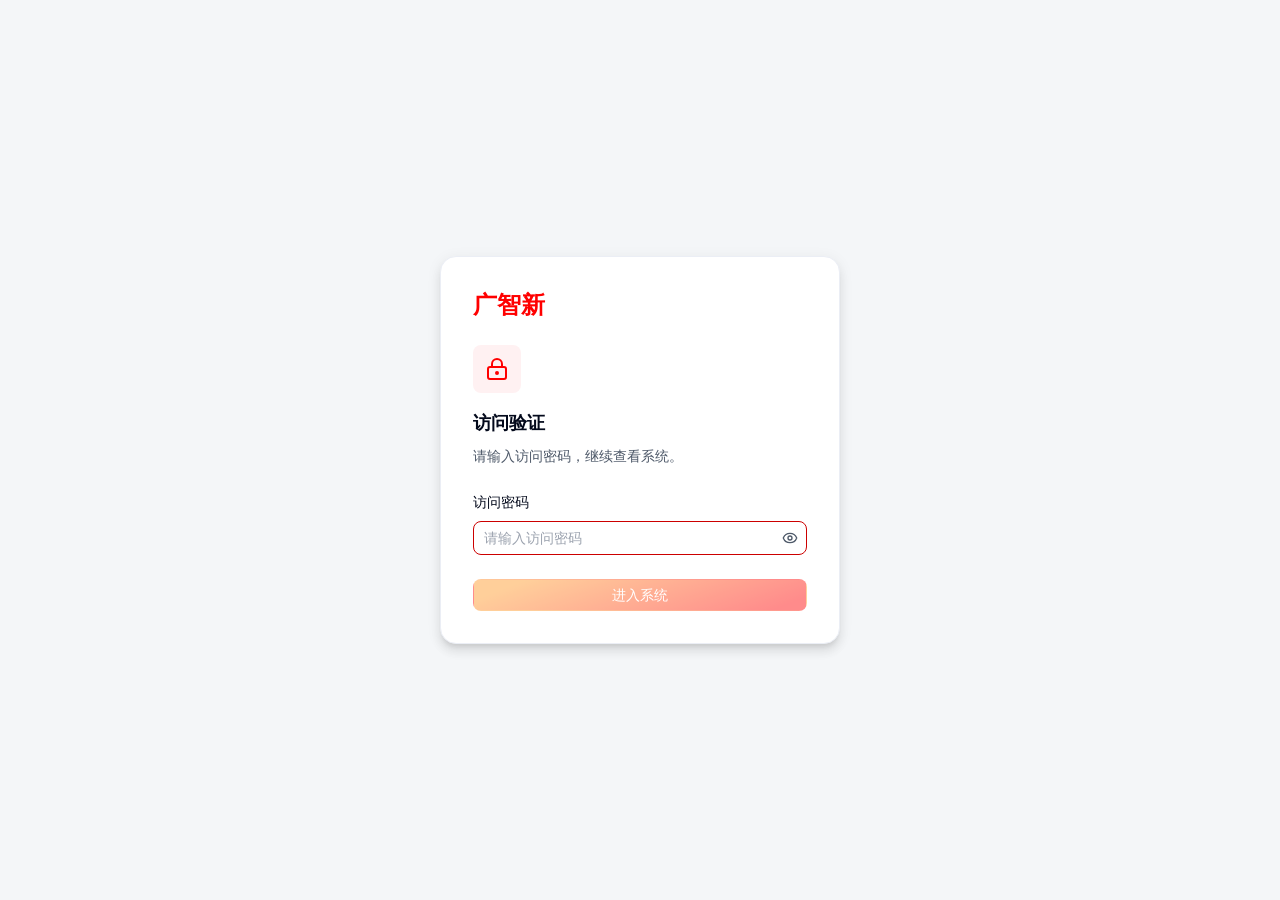
<file: guangzhixin/index.html>
<!doctype html>
<html lang="zh-CN">
  <head>
    <meta charset="UTF-8" />
    <base href="/guangzhixin/" />
    <link rel="icon" href="data:," />
    <meta name="viewport" content="width=device-width, initial-scale=1.0" />
    <title>广智新 - 企业智能协同平台</title>
    <meta name="description" content="广智新是广新控股集团打造的企业级一站式智能协同与AI门户系统，深度融合AI智能体、知识库、协同工作台、广新门户与即时通讯。" />
    <meta property="og:title" content="广智新 - 企业智能协同平台" />
    <meta property="og:description" content="广智新是广新控股集团打造的企业级一站式智能协同与AI门户系统，深度融合AI智能体、知识库、协同工作台、广新门户与即时通讯。" />
    <meta property="og:type" content="website" />
    <meta name="twitter:card" content="summary_large_image" />
    <script src="https://mcp.figma.com/mcp/html-to-design/capture.js" async></script>
    <script type="module" crossorigin src="/guangzhixin/assets/index-C82iEtTB.js"></script>
    <link rel="stylesheet" crossorigin href="/guangzhixin/assets/index-DrQ4gB-G.css">
  </head>
  <body>
    <div id="root"></div>
  </body>
</html>
</file>
<file: guangzhixin/assets/index-DrQ4gB-G.css>
.preview-access{background:var(--gx-neutral-bg);min-height:100dvh;font-family:var(--gx-font-family);font-size:var(--gx-font-body);line-height:var(--gx-line-body);color:var(--gx-text-primary);place-items:center;padding:24px;display:grid}.preview-access-card{border:1px solid var(--gx-border);border-radius:var(--gx-radius-card);background:var(--gx-surface);width:100%;max-width:400px;box-shadow:var(--gx-shadow-menu);padding:32px}.preview-access-brand{color:var(--gx-brand);margin-bottom:24px;font-size:24px;font-weight:600;line-height:32px}.preview-access-icon{background:var(--gx-selected-bg);width:48px;height:48px;color:var(--gx-brand);border-radius:var(--gx-radius-control);place-items:center;margin-bottom:16px;display:grid}.preview-access-card h1{font-size:var(--gx-font-heading);margin:0 0 8px;font-weight:600;line-height:28px}.preview-access-card>p{color:var(--gx-text-secondary);margin:0 0 24px}.preview-access-card>label{margin-bottom:8px;display:block}.preview-access-input{border:1px solid var(--gx-input-border);border-radius:var(--gx-radius-control);align-items:center;display:flex;overflow:hidden}.preview-access-input:focus-within{border-color:var(--gx-focus)}.preview-access-input:has([aria-invalid=true]){border-color:var(--gx-danger)}.preview-access-input input{width:100%;min-width:0;height:32px;color:var(--gx-text-primary);font:inherit;background:0 0;border:0;outline:none;padding:4px 10px}.preview-access-input input::placeholder{color:var(--gx-text-placeholder)}.preview-access-input button{width:32px;height:32px;color:var(--gx-text-secondary);flex-shrink:0;place-items:center;display:grid}.preview-access-input button:hover{background:var(--gx-hover-bg);color:var(--gx-hover-text)}.preview-access-card>.ui-button{width:100%;margin-top:24px}.preview-access-card>.preview-access-error{color:var(--gx-danger);font-size:var(--gx-font-caption);line-height:var(--gx-line-caption);margin:8px 0 0}.preview-access-card button:focus-visible{outline:2px solid var(--gx-focus);outline-offset:2px}@media (width<=420px){.preview-access{padding:16px}.preview-access-card{padding:24px}}@layer properties{@supports (((-webkit-hyphens:none)) and (not (margin-trim:block))) or ((-moz-orient:inline) and (not (color:rgb(from red r g b)))){*,:before,:after,::backdrop{--tw-translate-x:0;--tw-translate-y:0;--tw-translate-z:0;--tw-scale-x:1;--tw-scale-y:1;--tw-scale-z:1;--tw-rotate-x:initial;--tw-rotate-y:initial;--tw-rotate-z:initial;--tw-skew-x:initial;--tw-skew-y:initial;--tw-space-y-reverse:0;--tw-divide-y-reverse:0;--tw-border-style:solid;--tw-gradient-position:initial;--tw-gradient-from:#0000;--tw-gradient-via:#0000;--tw-gradient-to:#0000;--tw-gradient-stops:initial;--tw-gradient-via-stops:initial;--tw-gradient-from-position:0%;--tw-gradient-via-position:50%;--tw-gradient-to-position:100%;--tw-leading:initial;--tw-font-weight:initial;--tw-tracking:initial;--tw-shadow:0 0 #0000;--tw-shadow-color:initial;--tw-shadow-alpha:100%;--tw-inset-shadow:0 0 #0000;--tw-inset-shadow-color:initial;--tw-inset-shadow-alpha:100%;--tw-ring-color:initial;--tw-ring-shadow:0 0 #0000;--tw-inset-ring-color:initial;--tw-inset-ring-shadow:0 0 #0000;--tw-ring-inset:initial;--tw-ring-offset-width:0px;--tw-ring-offset-color:#fff;--tw-ring-offset-shadow:0 0 #0000;--tw-outline-style:solid;--tw-blur:initial;--tw-brightness:initial;--tw-contrast:initial;--tw-grayscale:initial;--tw-hue-rotate:initial;--tw-invert:initial;--tw-opacity:initial;--tw-saturate:initial;--tw-sepia:initial;--tw-drop-shadow:initial;--tw-drop-shadow-color:initial;--tw-drop-shadow-alpha:100%;--tw-drop-shadow-size:initial;--tw-duration:initial;--tw-content:""}}}@layer theme{:root,:host{--color-red-50:oklch(97.1% .013 17.38);--color-red-600:oklch(57.7% .245 27.325);--color-orange-50:oklch(98% .016 73.684);--color-orange-100:oklch(95.4% .038 75.164);--color-orange-300:oklch(83.7% .128 66.29);--color-orange-400:oklch(75% .183 55.934);--color-orange-600:oklch(64.6% .222 41.116);--color-amber-50:oklch(98.7% .022 95.277);--color-amber-100:oklch(96.2% .059 95.617);--color-amber-500:oklch(76.9% .188 70.08);--color-amber-600:oklch(66.6% .179 58.318);--color-emerald-300:oklch(84.5% .143 164.978);--color-emerald-600:oklch(59.6% .145 163.225);--color-teal-200:oklch(91% .096 180.426);--color-teal-700:oklch(51.1% .096 186.391);--color-cyan-300:oklch(86.5% .127 207.078);--color-sky-200:oklch(90.1% .058 230.902);--color-sky-400:oklch(74.6% .16 232.661);--color-blue-50:oklch(97% .014 254.604);--color-blue-100:oklch(93.2% .032 255.585);--color-blue-200:oklch(88.2% .059 254.128);--color-blue-300:oklch(80.9% .105 251.813);--color-blue-400:oklch(70.7% .165 254.624);--color-blue-700:oklch(48.8% .243 264.376);--color-indigo-200:oklch(87% .065 274.039);--color-indigo-600:oklch(51.1% .262 276.966);--color-purple-50:oklch(97.7% .014 308.299);--color-purple-100:oklch(94.6% .033 307.174);--color-purple-300:oklch(82.7% .119 306.383);--color-white:#fff;--spacing:.25rem;--container-xs:20rem;--container-lg:32rem;--container-2xl:42rem;--container-3xl:48rem;--container-4xl:56rem;--container-7xl:80rem;--text-xs:.75rem;--text-xs--line-height:calc(1 / .75);--text-sm:.875rem;--text-sm--line-height:calc(1.25 / .875);--text-base:1rem;--text-base--line-height:calc(1.5 / 1);--text-lg:1.125rem;--text-lg--line-height:calc(1.75 / 1.125);--text-xl:1.25rem;--text-xl--line-height:calc(1.75 / 1.25);--text-2xl:1.5rem;--text-2xl--line-height:calc(2 / 1.5);--font-weight-medium:500;--font-weight-semibold:600;--font-weight-bold:700;--font-weight-black:900;--tracking-tight:-.025em;--leading-relaxed:1.625;--radius-xs:.125rem;--radius-sm:.25rem;--radius-lg:.5rem;--radius-xl:.75rem;--radius-2xl:1rem;--radius-3xl:1.5rem;--default-transition-duration:.15s;--default-transition-timing-function:cubic-bezier(.4, 0, .2, 1);--default-font-family:var(--app-font-family);--default-mono-font-family:var(--app-font-family)}}@layer base{*,:after,:before,::backdrop{box-sizing:border-box;border:0 solid;margin:0;padding:0}::file-selector-button{box-sizing:border-box;border:0 solid;margin:0;padding:0}html,:host{-webkit-text-size-adjust:100%;tab-size:4;line-height:1.5;font-family:var(--default-font-family,-apple-system, BlinkMacSystemFont, "Segoe UI", Roboto, "Helvetica Neue", "Noto Sans", Arial, sans-serif, "Apple Color Emoji", "Segoe UI Emoji", "Segoe UI Symbol", "Noto Color Emoji");font-feature-settings:var(--default-font-feature-settings,normal);font-variation-settings:var(--default-font-variation-settings,normal);-webkit-tap-highlight-color:transparent}hr{height:0;color:inherit;border-top-width:1px}abbr:where([title]){-webkit-text-decoration:underline dotted;text-decoration:underline dotted}h1,h2,h3,h4,h5,h6{font-size:inherit;font-weight:inherit}a{color:inherit;-webkit-text-decoration:inherit;-webkit-text-decoration:inherit;-webkit-text-decoration:inherit;-webkit-text-decoration:inherit;text-decoration:inherit}b,strong{font-weight:bolder}code,kbd,samp,pre{font-family:var(--default-mono-font-family,ui-monospace, SFMono-Regular, Menlo, Monaco, Consolas, "Liberation Mono", "Courier New", monospace);font-feature-settings:var(--default-mono-font-feature-settings,normal);font-variation-settings:var(--default-mono-font-variation-settings,normal);font-size:1em}small{font-size:80%}sub,sup{vertical-align:baseline;font-size:75%;line-height:0;position:relative}sub{bottom:-.25em}sup{top:-.5em}table{text-indent:0;border-color:inherit;border-collapse:collapse}:-moz-focusring:where(:not(iframe)){outline:auto}progress{vertical-align:baseline}summary{display:list-item}ol,ul,menu{list-style:none}img,svg,video,canvas,audio,iframe,embed,object{vertical-align:middle;display:block}img,video{max-width:100%;height:auto}button,input,select,optgroup,textarea{font:inherit;font-feature-settings:inherit;font-variation-settings:inherit;letter-spacing:inherit;color:inherit;opacity:1;background-color:#0000;border-radius:0}::file-selector-button{font:inherit;font-feature-settings:inherit;font-variation-settings:inherit;letter-spacing:inherit;color:inherit;opacity:1;background-color:#0000;border-radius:0}:where(select:is([multiple],[size])) optgroup{font-weight:bolder}:where(select:is([multiple],[size])) optgroup option{padding-inline-start:20px}::file-selector-button{margin-inline-end:4px}::placeholder{opacity:1}@supports (not ((-webkit-appearance:-apple-pay-button))) or (contain-intrinsic-size:1px){::placeholder{color:currentColor}@supports (color:color-mix(in lab, red, red)){::placeholder{color:color-mix(in oklab, currentcolor 50%, transparent)}}}textarea{resize:vertical}::-webkit-search-decoration{-webkit-appearance:none}::-webkit-date-and-time-value{min-height:1lh;text-align:inherit}::-webkit-datetime-edit{display:inline-flex}::-webkit-datetime-edit-fields-wrapper{padding:0}::-webkit-datetime-edit{padding-block:0}::-webkit-datetime-edit-year-field{padding-block:0}::-webkit-datetime-edit-month-field{padding-block:0}::-webkit-datetime-edit-day-field{padding-block:0}::-webkit-datetime-edit-hour-field{padding-block:0}::-webkit-datetime-edit-minute-field{padding-block:0}::-webkit-datetime-edit-second-field{padding-block:0}::-webkit-datetime-edit-millisecond-field{padding-block:0}::-webkit-datetime-edit-meridiem-field{padding-block:0}::-webkit-calendar-picker-indicator{line-height:1}:-moz-ui-invalid{box-shadow:none}button,input:where([type=button],[type=reset],[type=submit]){appearance:button}::file-selector-button{appearance:button}::-webkit-inner-spin-button{height:auto}::-webkit-outer-spin-button{height:auto}[hidden]:where(:not([hidden=until-found])){display:none!important}html,body{font-family:var(--app-font-family);-webkit-font-smoothing:antialiased;-moz-osx-font-smoothing:grayscale;color:var(--gx-text-primary);background-color:#fff;margin:0;padding:0;overflow:hidden}}@layer components;@layer utilities{.pointer-events-none{pointer-events:none}.collapse{visibility:collapse}.visible{visibility:visible}.sr-only{clip-path:inset(50%);white-space:nowrap;border-width:0;width:1px;height:1px;margin:-1px;padding:0;position:absolute;overflow:hidden}.absolute{position:absolute}.fixed{position:fixed}.relative{position:relative}.static{position:static}.sticky{position:sticky}.-top-7{top:calc(var(--spacing) * -7)}.top-16{top:calc(var(--spacing) * 16)}.right-0{right:0}.right-4{right:calc(var(--spacing) * 4)}.right-6{right:calc(var(--spacing) * 6)}.bottom-0{bottom:0}.bottom-24{bottom:calc(var(--spacing) * 24)}.left-0{left:0}.left-1\/2{left:50%}.z-10{z-index:10}.z-20{z-index:20}.z-30{z-index:30}.container{width:100%}@media (width>=40rem){.container{max-width:40rem}}@media (width>=48rem){.container{max-width:48rem}}@media (width>=64rem){.container{max-width:64rem}}@media (width>=80rem){.container{max-width:80rem}}@media (width>=96rem){.container{max-width:96rem}}.mx-auto{margin-inline:auto}.mt-0\.5{margin-top:calc(var(--spacing) * .5)}.mt-2{margin-top:calc(var(--spacing) * 2)}.mb-1{margin-bottom:var(--spacing)}.mb-2{margin-bottom:calc(var(--spacing) * 2)}.mb-3{margin-bottom:calc(var(--spacing) * 3)}.mb-4{margin-bottom:calc(var(--spacing) * 4)}.mb-6{margin-bottom:calc(var(--spacing) * 6)}.ml-0\.5{margin-left:calc(var(--spacing) * .5)}.line-clamp-2{-webkit-line-clamp:2;-webkit-box-orient:vertical;display:-webkit-box;overflow:hidden}.block{display:block}.contents{display:contents}.flex{display:flex}.grid{display:grid}.hidden{display:none}.inline{display:inline}.inline-block{display:inline-block}.table{display:table}.h-1\.5{height:calc(var(--spacing) * 1.5)}.h-2{height:calc(var(--spacing) * 2)}.h-2\.5{height:calc(var(--spacing) * 2.5)}.h-3{height:calc(var(--spacing) * 3)}.h-3\.5{height:calc(var(--spacing) * 3.5)}.h-4{height:calc(var(--spacing) * 4)}.h-6{height:calc(var(--spacing) * 6)}.h-7{height:calc(var(--spacing) * 7)}.h-10{height:calc(var(--spacing) * 10)}.h-11{height:calc(var(--spacing) * 11)}.h-12{height:calc(var(--spacing) * 12)}.h-14{height:calc(var(--spacing) * 14)}.h-16{height:calc(var(--spacing) * 16)}.h-36{height:calc(var(--spacing) * 36)}.h-44{height:calc(var(--spacing) * 44)}.h-48{height:calc(var(--spacing) * 48)}.h-full{height:100%}.h-screen{height:100vh}.min-h-0{min-height:0}.w-1\.5{width:calc(var(--spacing) * 1.5)}.w-2{width:calc(var(--spacing) * 2)}.w-2\.5{width:calc(var(--spacing) * 2.5)}.w-3{width:calc(var(--spacing) * 3)}.w-3\.5{width:calc(var(--spacing) * 3.5)}.w-3\/5{width:60%}.w-4{width:calc(var(--spacing) * 4)}.w-4\/5{width:80%}.w-6{width:calc(var(--spacing) * 6)}.w-7{width:calc(var(--spacing) * 7)}.w-8{width:calc(var(--spacing) * 8)}.w-10{width:calc(var(--spacing) * 10)}.w-11{width:calc(var(--spacing) * 11)}.w-12{width:calc(var(--spacing) * 12)}.w-16{width:calc(var(--spacing) * 16)}.w-20{width:calc(var(--spacing) * 20)}.w-36{width:calc(var(--spacing) * 36)}.w-44{width:calc(var(--spacing) * 44)}.w-48{width:calc(var(--spacing) * 48)}.w-52{width:calc(var(--spacing) * 52)}.w-60{width:calc(var(--spacing) * 60)}.w-64{width:calc(var(--spacing) * 64)}.w-\[30\%\]{width:30%}.w-\[480px\]{width:480px}.w-full{width:100%}.w-px{width:1px}.w-screen{width:100vw}.max-w-2xl{max-width:var(--container-2xl)}.max-w-3xl{max-width:var(--container-3xl)}.max-w-4xl{max-width:var(--container-4xl)}.max-w-7xl{max-width:var(--container-7xl)}.max-w-lg{max-width:var(--container-lg)}.max-w-xs{max-width:var(--container-xs)}.min-w-0{min-width:0}.flex-1{flex:1}.shrink-0{flex-shrink:0}.border-collapse{border-collapse:collapse}.-translate-x-1\/2{--tw-translate-x:calc(calc(1 / 2 * 100%) * -1);translate:var(--tw-translate-x) var(--tw-translate-y)}.scale-90{--tw-scale-x:90%;--tw-scale-y:90%;--tw-scale-z:90%;scale:var(--tw-scale-x) var(--tw-scale-y)}.transform{transform:var(--tw-rotate-x, ) var(--tw-rotate-y, ) var(--tw-rotate-z, ) var(--tw-skew-x, ) var(--tw-skew-y, )}.cursor-pointer{cursor:pointer}.resize{resize:both}.resize-none{resize:none}.list-inside{list-style-position:inside}.list-disc{list-style-type:disc}.grid-cols-1{grid-template-columns:repeat(1,minmax(0,1fr))}.grid-cols-2{grid-template-columns:repeat(2,minmax(0,1fr))}.flex-col{flex-direction:column}.flex-wrap{flex-wrap:wrap}.items-center{align-items:center}.items-end{align-items:flex-end}.items-start{align-items:flex-start}.items-stretch{align-items:stretch}.justify-between{justify-content:space-between}.justify-center{justify-content:center}.gap-1{gap:var(--spacing)}.gap-1\.5{gap:calc(var(--spacing) * 1.5)}.gap-2{gap:calc(var(--spacing) * 2)}.gap-2\.5{gap:calc(var(--spacing) * 2.5)}.gap-3{gap:calc(var(--spacing) * 3)}.gap-3\.5{gap:calc(var(--spacing) * 3.5)}.gap-4{gap:calc(var(--spacing) * 4)}.gap-5{gap:calc(var(--spacing) * 5)}.gap-6{gap:calc(var(--spacing) * 6)}:where(.space-y-0\.5>:not(:last-child)){--tw-space-y-reverse:0;margin-block-start:calc(calc(var(--spacing) * .5) * var(--tw-space-y-reverse));margin-block-end:calc(calc(var(--spacing) * .5) * calc(1 - var(--tw-space-y-reverse)))}:where(.space-y-1>:not(:last-child)){--tw-space-y-reverse:0;margin-block-start:calc(var(--spacing) * var(--tw-space-y-reverse));margin-block-end:calc(var(--spacing) * calc(1 - var(--tw-space-y-reverse)))}:where(.space-y-2>:not(:last-child)){--tw-space-y-reverse:0;margin-block-start:calc(calc(var(--spacing) * 2) * var(--tw-space-y-reverse));margin-block-end:calc(calc(var(--spacing) * 2) * calc(1 - var(--tw-space-y-reverse)))}:where(.space-y-3>:not(:last-child)){--tw-space-y-reverse:0;margin-block-start:calc(calc(var(--spacing) * 3) * var(--tw-space-y-reverse));margin-block-end:calc(calc(var(--spacing) * 3) * calc(1 - var(--tw-space-y-reverse)))}:where(.space-y-4>:not(:last-child)){--tw-space-y-reverse:0;margin-block-start:calc(calc(var(--spacing) * 4) * var(--tw-space-y-reverse));margin-block-end:calc(calc(var(--spacing) * 4) * calc(1 - var(--tw-space-y-reverse)))}:where(.space-y-5>:not(:last-child)){--tw-space-y-reverse:0;margin-block-start:calc(calc(var(--spacing) * 5) * var(--tw-space-y-reverse));margin-block-end:calc(calc(var(--spacing) * 5) * calc(1 - var(--tw-space-y-reverse)))}:where(.space-y-6>:not(:last-child)){--tw-space-y-reverse:0;margin-block-start:calc(calc(var(--spacing) * 6) * var(--tw-space-y-reverse));margin-block-end:calc(calc(var(--spacing) * 6) * calc(1 - var(--tw-space-y-reverse)))}:where(.space-y-8>:not(:last-child)){--tw-space-y-reverse:0;margin-block-start:calc(calc(var(--spacing) * 8) * var(--tw-space-y-reverse));margin-block-end:calc(calc(var(--spacing) * 8) * calc(1 - var(--tw-space-y-reverse)))}.gap-x-8{column-gap:calc(var(--spacing) * 8)}.gap-y-2{row-gap:calc(var(--spacing) * 2)}:where(.divide-y>:not(:last-child)){--tw-divide-y-reverse:0;border-bottom-style:var(--tw-border-style);border-top-style:var(--tw-border-style);border-top-width:calc(1px * var(--tw-divide-y-reverse));border-bottom-width:calc(1px * calc(1 - var(--tw-divide-y-reverse)))}:where(.divide-slate-50>:not(:last-child)){border-color:var(--gx-neutral-bg)}.truncate{text-overflow:ellipsis;white-space:nowrap;overflow:hidden}.overflow-hidden{overflow:hidden}.overflow-y-auto{overflow-y:auto}.rounded{border-radius:.25rem}.rounded-2xl{border-radius:var(--radius-2xl)}.rounded-3xl{border-radius:var(--radius-3xl)}.rounded-full{border-radius:2147483647px}.rounded-lg{border-radius:var(--radius-lg)}.rounded-sm{border-radius:var(--radius-sm)}.rounded-xl{border-radius:var(--radius-xl)}.rounded-xs{border-radius:var(--radius-xs)}.border{border-style:var(--tw-border-style);border-width:1px}.border-t{border-top-style:var(--tw-border-style);border-top-width:1px}.border-r{border-right-style:var(--tw-border-style);border-right-width:1px}.border-b{border-bottom-style:var(--tw-border-style);border-bottom-width:1px}.border-l{border-left-style:var(--tw-border-style);border-left-width:1px}.border-dashed{--tw-border-style:dashed;border-style:dashed}.border-amber-100\/60{border-color:#fef3c699}@supports (color:color-mix(in lab, red, red)){.border-amber-100\/60{border-color:color-mix(in oklab, var(--color-amber-100) 60%, transparent)}}.border-blue-100\/60{border-color:#dbeafe99}@supports (color:color-mix(in lab, red, red)){.border-blue-100\/60{border-color:color-mix(in oklab, var(--color-blue-100) 60%, transparent)}}.border-orange-100\/60{border-color:#ffedd599}@supports (color:color-mix(in lab, red, red)){.border-orange-100\/60{border-color:color-mix(in oklab, var(--color-orange-100) 60%, transparent)}}.border-purple-100\/60{border-color:#f3e8ff99}@supports (color:color-mix(in lab, red, red)){.border-purple-100\/60{border-color:color-mix(in oklab, var(--color-purple-100) 60%, transparent)}}.border-red-500\/20{border-color:var(--gx-brand)}@supports (color:color-mix(in lab, red, red)){.border-red-500\/20{border-color:color-mix(in oklab, var(--gx-brand) 20%, transparent)}}.border-slate-50,.border-slate-100{border-color:var(--gx-neutral-bg)}.border-slate-200,.border-slate-200\/80{border-color:var(--gx-border)}@supports (color:color-mix(in lab, red, red)){.border-slate-200\/80{border-color:color-mix(in oklab, var(--gx-border) 80%, transparent)}}.border-slate-300{border-color:var(--gx-input-border)}.bg-\[\#f8fafc\]\/50{background-color:oklab(98.4152% -.00128621 -.00316101/.5)}.bg-amber-50\/40{background-color:#fffbeb66}@supports (color:color-mix(in lab, red, red)){.bg-amber-50\/40{background-color:color-mix(in oklab, var(--color-amber-50) 40%, transparent)}}.bg-amber-500{background-color:var(--color-amber-500)}.bg-amber-600{background-color:var(--color-amber-600)}.bg-blue-50\/40{background-color:#eff6ff66}@supports (color:color-mix(in lab, red, red)){.bg-blue-50\/40{background-color:color-mix(in oklab, var(--color-blue-50) 40%, transparent)}}.bg-blue-200{background-color:var(--color-blue-200)}.bg-blue-300{background-color:var(--color-blue-300)}.bg-blue-400{background-color:var(--color-blue-400)}.bg-blue-500{background-color:var(--gx-info)}.bg-cyan-300{background-color:var(--color-cyan-300)}.bg-emerald-300{background-color:var(--color-emerald-300)}.bg-emerald-600{background-color:var(--color-emerald-600)}.bg-indigo-200{background-color:var(--color-indigo-200)}.bg-indigo-600{background-color:var(--color-indigo-600)}.bg-orange-50\/40{background-color:#fff7ed66}@supports (color:color-mix(in lab, red, red)){.bg-orange-50\/40{background-color:color-mix(in oklab, var(--color-orange-50) 40%, transparent)}}.bg-orange-300{background-color:var(--color-orange-300)}.bg-orange-500{background-color:var(--gx-warning)}.bg-purple-50\/40{background-color:#faf5ff66}@supports (color:color-mix(in lab, red, red)){.bg-purple-50\/40{background-color:color-mix(in oklab, var(--color-purple-50) 40%, transparent)}}.bg-purple-300{background-color:var(--color-purple-300)}.bg-purple-500,.bg-purple-600{background-color:var(--gx-purple)}.bg-red-50{background-color:var(--color-red-50)}.bg-red-500,.bg-red-500\/10{background-color:var(--gx-brand)}@supports (color:color-mix(in lab, red, red)){.bg-red-500\/10{background-color:color-mix(in oklab, var(--gx-brand) 10%, transparent)}}.bg-sky-200{background-color:var(--color-sky-200)}.bg-sky-400{background-color:var(--color-sky-400)}.bg-slate-50,.bg-slate-50\/40{background-color:var(--gx-neutral-bg)}@supports (color:color-mix(in lab, red, red)){.bg-slate-50\/40{background-color:color-mix(in oklab, var(--gx-neutral-bg) 40%, transparent)}}.bg-slate-50\/60{background-color:var(--gx-neutral-bg)}@supports (color:color-mix(in lab, red, red)){.bg-slate-50\/60{background-color:color-mix(in oklab, var(--gx-neutral-bg) 60%, transparent)}}.bg-slate-100,.bg-slate-100\/50{background-color:var(--gx-neutral-bg)}@supports (color:color-mix(in lab, red, red)){.bg-slate-100\/50{background-color:color-mix(in oklab, var(--gx-neutral-bg) 50%, transparent)}}.bg-slate-200,.bg-slate-200\/50{background-color:var(--gx-border)}@supports (color:color-mix(in lab, red, red)){.bg-slate-200\/50{background-color:color-mix(in oklab, var(--gx-border) 50%, transparent)}}.bg-slate-600{background-color:var(--gx-text-secondary)}.bg-slate-800{background-color:var(--gx-text-primary)}.bg-teal-200{background-color:var(--color-teal-200)}.bg-teal-700{background-color:var(--color-teal-700)}.bg-transparent{background-color:#0000}.bg-white{background-color:var(--color-white)}.bg-gradient-to-r{--tw-gradient-position:to right in oklab;background-image:linear-gradient(var(--tw-gradient-stops))}.bg-gradient-to-t{--tw-gradient-position:to top in oklab;background-image:linear-gradient(var(--tw-gradient-stops))}.from-orange-400{--tw-gradient-from:var(--color-orange-400);--tw-gradient-stops:var(--tw-gradient-via-stops,var(--tw-gradient-position), var(--tw-gradient-from) var(--tw-gradient-from-position), var(--tw-gradient-to) var(--tw-gradient-to-position))}.from-white{--tw-gradient-from:var(--color-white);--tw-gradient-stops:var(--tw-gradient-via-stops,var(--tw-gradient-position), var(--tw-gradient-from) var(--tw-gradient-from-position), var(--tw-gradient-to) var(--tw-gradient-to-position))}.via-white\/90{--tw-gradient-via:#ffffffe6}@supports (color:color-mix(in lab, red, red)){.via-white\/90{--tw-gradient-via:color-mix(in oklab, var(--color-white) 90%, transparent)}}.via-white\/90{--tw-gradient-via-stops:var(--tw-gradient-position), var(--tw-gradient-from) var(--tw-gradient-from-position), var(--tw-gradient-via) var(--tw-gradient-via-position), var(--tw-gradient-to) var(--tw-gradient-to-position);--tw-gradient-stops:var(--tw-gradient-via-stops)}.to-red-500{--tw-gradient-to:var(--gx-brand);--tw-gradient-stops:var(--tw-gradient-via-stops,var(--tw-gradient-position), var(--tw-gradient-from) var(--tw-gradient-from-position), var(--tw-gradient-to) var(--tw-gradient-to-position))}.to-transparent{--tw-gradient-to:transparent;--tw-gradient-stops:var(--tw-gradient-via-stops,var(--tw-gradient-position), var(--tw-gradient-from) var(--tw-gradient-from-position), var(--tw-gradient-to) var(--tw-gradient-to-position))}.p-1{padding:var(--spacing)}.p-1\.5{padding:calc(var(--spacing) * 1.5)}.p-2{padding:calc(var(--spacing) * 2)}.p-3{padding:calc(var(--spacing) * 3)}.p-4{padding:calc(var(--spacing) * 4)}.p-5{padding:calc(var(--spacing) * 5)}.p-6{padding:calc(var(--spacing) * 6)}.p-8{padding:calc(var(--spacing) * 8)}.px-1{padding-inline:var(--spacing)}.px-1\.5{padding-inline:calc(var(--spacing) * 1.5)}.px-2{padding-inline:calc(var(--spacing) * 2)}.px-2\.5{padding-inline:calc(var(--spacing) * 2.5)}.px-3{padding-inline:calc(var(--spacing) * 3)}.px-4{padding-inline:calc(var(--spacing) * 4)}.px-6{padding-inline:calc(var(--spacing) * 6)}.px-8{padding-inline:calc(var(--spacing) * 8)}.py-0\.5{padding-block:calc(var(--spacing) * .5)}.py-1{padding-block:var(--spacing)}.py-1\.5{padding-block:calc(var(--spacing) * 1.5)}.py-2{padding-block:calc(var(--spacing) * 2)}.py-2\.5{padding-block:calc(var(--spacing) * 2.5)}.py-3{padding-block:calc(var(--spacing) * 3)}.py-4{padding-block:calc(var(--spacing) * 4)}.py-6{padding-block:calc(var(--spacing) * 6)}.pt-1{padding-top:var(--spacing)}.pt-2{padding-top:calc(var(--spacing) * 2)}.pt-3{padding-top:calc(var(--spacing) * 3)}.pt-4{padding-top:calc(var(--spacing) * 4)}.pt-6{padding-top:calc(var(--spacing) * 6)}.pr-1{padding-right:var(--spacing)}.pr-2{padding-right:calc(var(--spacing) * 2)}.pb-2{padding-bottom:calc(var(--spacing) * 2)}.pb-3{padding-bottom:calc(var(--spacing) * 3)}.pb-4{padding-bottom:calc(var(--spacing) * 4)}.pb-32{padding-bottom:calc(var(--spacing) * 32)}.pb-36{padding-bottom:calc(var(--spacing) * 36)}.pl-1{padding-left:var(--spacing)}.text-center{text-align:center}.text-left{text-align:left}.text-right{text-align:right}.indent-8{text-indent:calc(var(--spacing) * 8)}.font-mono,.font-sans{font-family:var(--app-font-family)}.text-2xl{font-size:var(--text-2xl);line-height:var(--tw-leading,var(--text-2xl--line-height))}.text-base{font-size:var(--text-base);line-height:var(--tw-leading,var(--text-base--line-height))}.text-lg{font-size:var(--text-lg);line-height:var(--tw-leading,var(--text-lg--line-height))}.text-sm{font-size:var(--text-sm);line-height:var(--tw-leading,var(--text-sm--line-height))}.text-xl{font-size:var(--text-xl);line-height:var(--tw-leading,var(--text-xl--line-height))}.text-xs{font-size:var(--text-xs);line-height:var(--tw-leading,var(--text-xs--line-height))}.text-\[10px\]{font-size:10px}.text-\[11px\]{font-size:11px}.leading-7{--tw-leading:calc(var(--spacing) * 7);line-height:calc(var(--spacing) * 7)}.leading-relaxed{--tw-leading:var(--leading-relaxed);line-height:var(--leading-relaxed)}.font-black{--tw-font-weight:var(--font-weight-black);font-weight:var(--font-weight-black)}.font-bold{--tw-font-weight:var(--font-weight-bold);font-weight:var(--font-weight-bold)}.font-medium{--tw-font-weight:var(--font-weight-medium);font-weight:var(--font-weight-medium)}.font-semibold{--tw-font-weight:var(--font-weight-semibold);font-weight:var(--font-weight-semibold)}.tracking-tight{--tw-tracking:var(--tracking-tight);letter-spacing:var(--tracking-tight)}.break-words{overflow-wrap:break-word}.whitespace-pre-wrap{white-space:pre-wrap}.text-blue-500{color:var(--gx-info)}.text-emerald-500{color:var(--gx-success)}.text-red-500{color:var(--gx-brand)}.text-red-600{color:var(--color-red-600)}.text-slate-300{color:var(--gx-input-border)}.text-slate-400{color:var(--gx-text-placeholder)}.text-slate-500{color:var(--gx-text-muted)}.text-slate-600,.text-slate-700{color:var(--gx-text-secondary)}.text-slate-800,.text-slate-900{color:var(--gx-text-primary)}.text-white{color:var(--color-white)}.underline{text-decoration-line:underline}.antialiased{-webkit-font-smoothing:antialiased;-moz-osx-font-smoothing:grayscale}.placeholder-slate-400::placeholder{color:var(--gx-text-placeholder)}.shadow{--tw-shadow:0 1px 3px 0 var(--tw-shadow-color,#0000001a), 0 1px 2px -1px var(--tw-shadow-color,#0000001a);box-shadow:var(--tw-inset-shadow), var(--tw-inset-ring-shadow), var(--tw-ring-offset-shadow), var(--tw-ring-shadow), var(--tw-shadow)}.shadow-2xl{--tw-shadow:0 25px 50px -12px var(--tw-shadow-color,#00000040);box-shadow:var(--tw-inset-shadow), var(--tw-inset-ring-shadow), var(--tw-ring-offset-shadow), var(--tw-ring-shadow), var(--tw-shadow)}.shadow-2xs{--tw-shadow:0 1px var(--tw-shadow-color,#0000000d);box-shadow:var(--tw-inset-shadow), var(--tw-inset-ring-shadow), var(--tw-ring-offset-shadow), var(--tw-ring-shadow), var(--tw-shadow)}.shadow-lg{--tw-shadow:0 10px 15px -3px var(--tw-shadow-color,#0000001a), 0 4px 6px -4px var(--tw-shadow-color,#0000001a);box-shadow:var(--tw-inset-shadow), var(--tw-inset-ring-shadow), var(--tw-ring-offset-shadow), var(--tw-ring-shadow), var(--tw-shadow)}.shadow-md{--tw-shadow:0 4px 6px -1px var(--tw-shadow-color,#0000001a), 0 2px 4px -2px var(--tw-shadow-color,#0000001a);box-shadow:var(--tw-inset-shadow), var(--tw-inset-ring-shadow), var(--tw-ring-offset-shadow), var(--tw-ring-shadow), var(--tw-shadow)}.shadow-sm{--tw-shadow:0 1px 3px 0 var(--tw-shadow-color,#0000001a), 0 1px 2px -1px var(--tw-shadow-color,#0000001a);box-shadow:var(--tw-inset-shadow), var(--tw-inset-ring-shadow), var(--tw-ring-offset-shadow), var(--tw-ring-shadow), var(--tw-shadow)}.shadow-xs{--tw-shadow:0 1px 2px 0 var(--tw-shadow-color,#0000000d);box-shadow:var(--tw-inset-shadow), var(--tw-inset-ring-shadow), var(--tw-ring-offset-shadow), var(--tw-ring-shadow), var(--tw-shadow)}.outline-hidden{--tw-outline-style:none;outline-style:none}@media (forced-colors:active){.outline-hidden{outline-offset:2px;outline:2px solid #0000}}.outline{outline-style:var(--tw-outline-style);outline-width:1px}.blur{--tw-blur:blur(8px);filter:var(--tw-blur, ) var(--tw-brightness, ) var(--tw-contrast, ) var(--tw-grayscale, ) var(--tw-hue-rotate, ) var(--tw-invert, ) var(--tw-saturate, ) var(--tw-sepia, ) var(--tw-drop-shadow, )}.filter{filter:var(--tw-blur, ) var(--tw-brightness, ) var(--tw-contrast, ) var(--tw-grayscale, ) var(--tw-hue-rotate, ) var(--tw-invert, ) var(--tw-saturate, ) var(--tw-sepia, ) var(--tw-drop-shadow, )}.transition{transition-property:color,background-color,border-color,outline-color,text-decoration-color,fill,stroke,--tw-gradient-from,--tw-gradient-via,--tw-gradient-to,opacity,box-shadow,transform,translate,scale,rotate,filter,-webkit-backdrop-filter,backdrop-filter,display,content-visibility,overlay,pointer-events;transition-timing-function:var(--tw-ease,var(--default-transition-timing-function));transition-duration:var(--tw-duration,var(--default-transition-duration))}.transition-all{transition-property:all;transition-timing-function:var(--tw-ease,var(--default-transition-timing-function));transition-duration:var(--tw-duration,var(--default-transition-duration))}.transition-colors{transition-property:color,background-color,border-color,outline-color,text-decoration-color,fill,stroke,--tw-gradient-from,--tw-gradient-via,--tw-gradient-to;transition-timing-function:var(--tw-ease,var(--default-transition-timing-function));transition-duration:var(--tw-duration,var(--default-transition-duration))}.transition-transform{transition-property:transform,translate,scale,rotate;transition-timing-function:var(--tw-ease,var(--default-transition-timing-function));transition-duration:var(--tw-duration,var(--default-transition-duration))}.duration-200{--tw-duration:.2s;transition-duration:.2s}.duration-300{--tw-duration:.3s;transition-duration:.3s}.select-none{-webkit-user-select:none;user-select:none}@media (hover:hover){:is(:where(.group):hover .group-hover\:scale-105){--tw-scale-x:105%;--tw-scale-y:105%;--tw-scale-z:105%;scale:var(--tw-scale-x) var(--tw-scale-y)}:is(:where(.group):hover .group-hover\:text-red-500){color:var(--gx-brand)}}.selection\:bg-red-500 ::selection{background-color:var(--gx-brand)}.selection\:bg-red-500::selection{background-color:var(--gx-brand)}.selection\:text-white ::selection{color:var(--color-white)}.selection\:text-white::selection{color:var(--color-white)}.after\:absolute:after{content:var(--tw-content);position:absolute}.after\:right-0:after{content:var(--tw-content);right:0}.after\:-bottom-2\.5:after{content:var(--tw-content);bottom:calc(var(--spacing) * -2.5)}.after\:bottom-0:after{content:var(--tw-content);bottom:0}.after\:left-0:after{content:var(--tw-content);left:0}.after\:h-0\.5:after{content:var(--tw-content);height:calc(var(--spacing) * .5)}.after\:bg-red-500:after{content:var(--tw-content);background-color:var(--gx-brand)}@media (hover:hover){.hover\:bg-amber-50\/50:hover{background-color:#fffbeb80}@supports (color:color-mix(in lab, red, red)){.hover\:bg-amber-50\/50:hover{background-color:color-mix(in oklab, var(--color-amber-50) 50%, transparent)}}.hover\:bg-orange-600:hover{background-color:var(--color-orange-600)}.hover\:bg-red-600:hover{background-color:var(--color-red-600)}.hover\:bg-slate-50:hover,.hover\:bg-slate-50\/80:hover{background-color:var(--gx-neutral-bg)}@supports (color:color-mix(in lab, red, red)){.hover\:bg-slate-50\/80:hover{background-color:color-mix(in oklab, var(--gx-neutral-bg) 80%, transparent)}}.hover\:bg-slate-100:hover{background-color:var(--gx-neutral-bg)}.hover\:bg-slate-200:hover{background-color:var(--gx-border)}.hover\:text-blue-700:hover{color:var(--color-blue-700)}.hover\:text-red-600:hover{color:var(--color-red-600)}.hover\:text-slate-600:hover,.hover\:text-slate-700:hover{color:var(--gx-text-secondary)}.hover\:text-slate-800:hover,.hover\:text-slate-900:hover{color:var(--gx-text-primary)}.hover\:shadow-md:hover{--tw-shadow:0 4px 6px -1px var(--tw-shadow-color,#0000001a), 0 2px 4px -2px var(--tw-shadow-color,#0000001a);box-shadow:var(--tw-inset-shadow), var(--tw-inset-ring-shadow), var(--tw-ring-offset-shadow), var(--tw-ring-shadow), var(--tw-shadow)}}@media (width>=40rem){.sm\:grid-cols-2{grid-template-columns:repeat(2,minmax(0,1fr))}.sm\:grid-cols-3{grid-template-columns:repeat(3,minmax(0,1fr))}}@media (width>=48rem){.md\:grid-cols-2{grid-template-columns:repeat(2,minmax(0,1fr))}.md\:grid-cols-3{grid-template-columns:repeat(3,minmax(0,1fr))}.md\:p-8{padding:calc(var(--spacing) * 8)}.md\:p-10{padding:calc(var(--spacing) * 10)}.md\:px-8{padding-inline:calc(var(--spacing) * 8)}.md\:text-2xl{font-size:var(--text-2xl);line-height:var(--tw-leading,var(--text-2xl--line-height))}.md\:text-sm{font-size:var(--text-sm);line-height:var(--tw-leading,var(--text-sm--line-height))}}@media (width>=64rem){.lg\:col-span-4{grid-column:span 4/span 4}.lg\:col-span-8{grid-column:span 8/span 8}.lg\:w-\[540px\]{width:540px}.lg\:grid-cols-4{grid-template-columns:repeat(4,minmax(0,1fr))}.lg\:grid-cols-5{grid-template-columns:repeat(5,minmax(0,1fr))}.lg\:grid-cols-12{grid-template-columns:repeat(12,minmax(0,1fr))}}@media (width>=80rem){.xl\:grid-cols-4{grid-template-columns:repeat(4,minmax(0,1fr))}}}:root{--gx-font-family:"Helvetica Neue", Helvetica, "PingFang SC", "Hiragino Sans GB", "Microsoft YaHei", "微软雅黑", Arial, sans-serif;--gx-text-primary:#03091b;--gx-text-secondary:#4e5969;--gx-text-muted:#878b99;--gx-text-placeholder:#9ca3af;--gx-text-on-accent:#fff;--gx-hover-text:#e60101;--gx-focus:#c00;--gx-hover-bg:#f4f6f8;--gx-selected-bg:#fff1f2;--gx-selected-text:red;--gx-surface:#fff;--gx-table-header-bg:#f9f9f9;--gx-border:#ebeef5;--gx-menu-border:#ebeef5;--gx-brand:red;--gx-purple:#722ed1;--gx-cyan:#14c9c9;--gx-input-border:#dcdfe6;--gx-scrollbar-thumb:#dcdfe6;--gx-accent:red;--gx-dialog-primary:red;--gx-dialog-backdrop:#0008;--gx-shadow-dialog:0 16px 60px #17203326;--gx-shadow-floating:0 4px 10px #0000001a;--gx-shadow-floating-active:0 8px 20px #00000026;--gx-brand-gradient:linear-gradient(159deg, #ff9622 13%, red 92%);--gx-catalog-icon-blue:#278bff;--gx-catalog-icon-orange:#ff9b0c;--gx-catalog-icon-purple:linear-gradient(#ab5bea, var(--gx-purple));--gx-app-blue-start:#64c3fd;--gx-app-blue-end:#288bff;--gx-app-orange-start:#ffb23c;--gx-app-orange-end:#ff9b0c;--gx-app-red-start:#ff7338;--gx-app-red-end:#ff4e1d;--gx-app-icon-blue:linear-gradient(var(--gx-app-blue-start), var(--gx-app-blue-end));--gx-app-icon-orange:linear-gradient(var(--gx-app-orange-start), var(--gx-app-orange-end));--gx-app-icon-red:linear-gradient(var(--gx-app-red-start), var(--gx-app-red-end));--gx-system-purple-start:#ab5bea;--gx-system-cyan-start:#62dddd;--gx-system-green-start:#4ed6a8;--gx-system-brand-start:#ff9622;--gx-system-mascot-yellow-start:#ffd666;--gx-system-mascot-yellow-end:#ffb800;--gx-success:#00b578;--gx-success-bg:#eaf8ed;--gx-info:#006dff;--gx-info-bg:#e7f1ff;--gx-warning:#ff7d00;--gx-warning-bg:#fff4dc;--gx-danger:red;--gx-danger-bg:#fff1f2;--gx-neutral-bg:#f4f6f8;--gx-status-padding-y:2px;--gx-font-caption:12px;--gx-font-body:14px;--gx-font-section:16px;--gx-font-news-title:15px;--gx-font-heading:18px;--gx-font-title:24px;--gx-line-caption:18px;--gx-line-body:22px;--gx-line-section:24px;--gx-line-answer:28px;--gx-line-title:32px;--gx-space-1:4px;--gx-space-2:8px;--gx-space-3:12px;--gx-space-4:16px;--gx-space-5:20px;--gx-space-6:24px;--gx-space-8:32px;--gx-radius-small:4px;--gx-radius-compact:6px;--gx-radius-control:8px;--gx-radius-feedback:12px;--gx-choice-selected-border:var(--gx-brand)}@supports (color:color-mix(in lab, red, red)){:root{--gx-choice-selected-border:color-mix(in srgb, var(--gx-brand) 50%, transparent)}}:root{--gx-radius-card:16px;--gx-radius-pill:999px;--gx-control-height:32px;--gx-control-compact:26px;--gx-header-height:80px;--gx-sidebar-width:240px;--gx-content-max:1660px;--gx-conversation-max:850px;--gx-shadow-feedback:0 0 12px #00000014;--gx-shadow-menu:0 5px 5px -3px #0000001a, 0 8px 10px 1px #0000000f, 0 3px 14px 2px #0000000d;--gx-shadow-card-hover:0 6px 18px #1e293b1a;--gx-duration-fast:.16s;--gx-duration-card:.18s;--app-font-family:var(--gx-font-family);--ink:var(--gx-text-primary);--muted:var(--gx-text-muted);--line:var(--gx-border);--accent:var(--gx-accent);--warm-gradient:var(--gx-brand-gradient);--control-hover-bg:var(--gx-hover-bg);--control-hover-text:var(--gx-hover-text);--card-hover-shadow:var(--gx-shadow-card-hover)}body{color:var(--ink)}button,select{cursor:pointer}button:focus-visible,a:focus-visible{outline:2px solid var(--gx-focus);outline-offset:3px}.app-shell{color:var(--ink);font-family:var(--app-font-family);background-color:#fff;background-image:linear-gradient(#ffffffd4,#ffffffd4),url(/guangzhixin/assets/figma/home-background-mirrored.png);background-position:top;background-repeat:no-repeat;background-size:cover;font-size:14px}.app-shell:is([data-view=portal],[data-view=im],[data-view=dashboard]){background-image:url(/guangzhixin/assets/figma/portal-im-background.png)}.app-header{height:var(--gx-header-height);z-index:40;background:0 0;flex-shrink:0;justify-content:space-between;align-items:center;padding:20px;display:flex;position:relative}.header-brand{justify-content:space-between;align-items:center;width:220px;height:40px;display:flex}.brand-logo{color:var(--ink);white-space:nowrap;font-size:22px;font-weight:400;line-height:24px}.header-brand button{color:#333;border:0;place-items:center;width:22px;height:22px;padding:0;display:grid}.header-brand button[hidden]{display:none}.header-brand button svg{width:16px;height:16px;display:block}.header-tabs{border:1px solid var(--gx-border);background:#ffffffd9;border-radius:99px;width:300px;height:40px;padding:1px;display:flex;position:absolute;left:50%;transform:translate(-50%);box-shadow:0 1px 2px #00000005}.header-tabs button{width:100px;color:var(--ink);box-shadow:none;padding:0;font-size:16px;font-weight:400}.header-tabs button.text-white{color:#fff;background:var(--warm-gradient);border:1px solid #fff}.header-actions{align-items:center;gap:20px;display:flex}.header-actions>button{background:#ffffffdf;width:40px;height:40px}.header-actions svg{color:#555;width:20px;height:20px}.header-settings{border:1px solid var(--gx-border);background:#ffffffdf;border-radius:99px;justify-content:center;align-items:center;width:110px;height:40px;display:flex}.header-settings>button,.header-settings>div>button{border:0;border-radius:0;width:52px;height:24px}.header-settings>button{border-right:1px solid var(--gx-input-border)}.header-user>button{border:1px solid var(--gx-border);background:#ffffffdf;gap:8px;width:117px;height:40px;padding:4px}.header-user>button span{font-size:14px;font-weight:400}.header-user>button>svg{width:14px;height:14px}.app-sidebar{width:var(--gx-sidebar-width);background:linear-gradient(#fff0,var(--gx-neutral-bg));border-right:1px solid #f5f5f5;height:calc(100% + 16px);margin-top:-16px}.app-sidebar.w-16{width:64px}.app-sidebar>div:first-child{border:0;padding:0 10px}.app-sidebar>div:first-child button{height:44px;color:var(--ink);background:0 0;justify-content:flex-start;gap:8px;padding:0 10px;font-weight:400}.app-sidebar nav{flex-direction:column;gap:4px;padding:4px 10px 10px;display:flex}.app-sidebar nav button{height:44px;color:var(--ink);border-radius:8px;gap:8px;padding:0 10px;font-size:16px;font-weight:400}.app-sidebar nav button.bg-slate-100\/80{background:#f1f1f1}.app-sidebar nav svg{width:18px;height:18px}.app-sidebar nav button[title=待办中心]{display:none}.app-sidebar>div:last-child{border-top:1px solid var(--line);padding:0 20px}.app-sidebar>div:last-child>div:first-child{align-items:center;height:56px;margin:0}.app-sidebar>div:last-child button{border-radius:4px;height:38px;padding:0;font-size:14px;font-weight:400}.app-sidebar>div:last-child button svg{display:none}.design-panel{border:1px solid var(--line);border-radius:16px;height:auto;min-height:0;margin:10px 20px 20px;background:#fff!important}.design-panel>div:first-child{height:58px;padding:0 20px}.design-panel>div:first-child .font-bold{font-weight:400}.design-panel>div:first-child>div:first-child{gap:30px}.design-panel>div:first-child span.bg-orange-500{background:var(--warm-gradient);width:5px;height:14px}.design-panel input{height:var(--gx-control-height);border-radius:var(--gx-radius-control);background:#fff}.agents-view>div:nth-child(2)>.grid{gap:20px}.agents-view>div:first-child>button{background:var(--warm-gradient);border-radius:8px;height:32px;padding:0 12px}.agent-card{border-radius:16px;justify-content:flex-start;gap:10px;height:96px;padding:16px;box-shadow:0 2px 4px #0f172a05}.agent-card>div:first-child{gap:16px}.agent-card>div:first-child>div:first-child{width:34px;height:34px;box-shadow:none;border-radius:12px}.agent-card h3{margin-bottom:0;font-weight:400;line-height:20px}.agent-card p{white-space:nowrap;text-overflow:ellipsis;line-height:18px;display:block;overflow:hidden}.agent-card>div:last-child{padding:0 0 0 50px;font-family:inherit;font-size:12px;line-height:13px}.knowledge-view>div:first-child{gap:20px}.knowledge-view>div:first-child>div:last-child>button{white-space:nowrap;width:125px;height:32px;overflow:hidden}.knowledge-view:not(.knowledge-detail-view)>div:nth-child(2)>div:first-child{width:300px;padding:20px}.knowledge-view:not(.knowledge-detail-view)>div:nth-child(2)>div:first-child button{border:1px solid var(--line);border-radius:6px;height:50px;margin-bottom:10px;font-size:14px}.knowledge-view:not(.knowledge-detail-view)>div:nth-child(2)>div:nth-child(2){padding:20px}.knowledge-view:not(.knowledge-detail-view)>div:nth-child(2)>div:nth-child(2)>div:first-child{border:0;height:32px;margin-bottom:20px;padding:0}.knowledge-view h2{font-size:16px;font-weight:400}.knowledge-view .grid{gap:20px}.knowledge-card{border-radius:16px;justify-content:flex-start;gap:6px;height:130px;padding:16px 20px;box-shadow:0 2px 4px #0f172a04}.knowledge-card h3{margin:0;font-weight:400}.knowledge-book{object-fit:contain;width:44px;height:44px}.knowledge-card>div:first-child{gap:12px}.knowledge-card>div:last-child{border:0;padding:0;font-family:inherit;font-size:14px;line-height:20px}.knowledge-card>div:last-child svg{color:#333;width:14px;height:14px}.ai-chat-view{--ai-column-left:max(24px,calc(50cqw - 545px));min-height:0;container-type:inline-size;background:0 0!important}.ai-chat-view>div:first-child{padding:68px 0 180px}.ai-landing,.ai-conversation,.ai-composer-inner{width:min(var(--gx-conversation-max),calc(100cqw - 48px));margin-left:var(--ai-column-left);margin-right:0;max-width:var(--gx-conversation-max)!important}.ai-landing{padding:0 0 100px}.ai-landing h1{font-size:var(--gx-font-title);font-weight:600;line-height:var(--gx-line-title);margin-bottom:34px;padding:0}.ai-feature-cards{grid-template-columns:repeat(4,minmax(0,1fr));gap:20px;display:grid}.ai-feature-card{text-align:left;background:#fff;border:3px solid #fff;border-radius:16px;height:257px;position:relative;overflow:hidden;box-shadow:0 4px 22px #c8d7eb4d}.ai-feature-art{height:152px;position:relative;overflow:hidden}.ai-feature-art img{object-fit:cover;object-position:bottom;width:100%;height:100%}.ai-feature-art h3{color:var(--feature-color);font-size:16px;font-weight:400;position:absolute;top:22px;left:16px}.ai-feature-card>p{color:var(--gx-text-secondary);margin:12px 14px;font-size:14px;line-height:22px}.ai-feature-arrow{width:28px;height:28px;color:var(--feature-color);background:#fff;border-radius:50%;place-items:center;display:grid;position:absolute;bottom:10px;right:10px;box-shadow:0 2px 5px #00000012}.ai-landing>div:last-child>div:first-child{border:0;gap:24px;padding:0}.ai-landing>div:last-child>div:first-child button{border-radius:5px;padding:4px 8px}.ai-landing>div:last-child>div:first-child button:after{display:none}.ai-landing>div:last-child>div:first-child button.text-red-500{background:#fff1ef}.ai-landing>div:last-child>.grid{column-gap:120px}.ai-landing>div:last-child>.grid button{height:32px;padding:0;font-size:14px}.ai-composer{background:0 0;align-items:stretch;padding:0 0 10px}.ai-composer-inner>div.bg-white{border-color:#e4e4e4;border-radius:22px;justify-content:space-between;height:122px;padding:16px;box-shadow:0 4px 15px #0000000d}.ai-composer textarea{min-height:42px;font-size:16px}.ai-composer-inner>div.bg-white>div{border:0;padding:0;font-size:13px}.ai-composer-inner>p{color:var(--gx-brand);margin-top:16px;font-size:12px}.ai-composer button[title=语音输入]{background:var(--warm-gradient);width:30px;height:30px}.ai-composer-inner>div:first-child.absolute{top:-57px;right:20px}.ai-conversation{padding-bottom:60px}.ai-conversation>div:nth-child(2){gap:0;position:relative}.ai-conversation>div:nth-child(2)>img{position:absolute;top:0;left:0;width:30px!important;height:30px!important}.ai-conversation>div:nth-child(2)>div{width:100%}.ai-conversation>div:nth-child(2)>div>div:first-child{min-height:30px;margin-left:40px}.ai-conversation>div:nth-child(2)>div>div:first-child button{background:0 0;border-radius:0;padding:0}.ai-conversation .bg-white.rounded-2xl{box-shadow:none;background:0 0;border:0;padding:0;font-size:16px;line-height:28px}.ai-conversation .bg-white.rounded-2xl h2{font-size:var(--gx-font-heading);line-height:var(--gx-line-answer);font-weight:600}.floating-tools{width:44px;height:140px;box-shadow:var(--gx-shadow-floating);touch-action:none;-webkit-user-select:none;user-select:none;cursor:grab;background:#fffc;border:1px solid #fff;border-radius:22px;gap:0;padding:0;position:fixed;top:50%;bottom:auto;right:20px;transform:translateY(-50%)}.floating-tools>button{box-sizing:border-box;border-radius:22px;flex:none;gap:4px;width:100%;height:50%;min-height:0;margin:0}.floating-tools>button span{font-size:12px;font-weight:400;transform:none}.floating-tools>button svg{color:#333;width:20px;height:20px}.floating-tools>button img{width:36px!important;height:36px!important}.search-overlay{-webkit-backdrop-filter:none;backdrop-filter:none;background:#0008;padding-top:156px}.search-overlay>div:first-child{border-radius:16px;width:560px;max-width:calc(100vw - 40px);height:522px}.search-overlay>div:first-child>div:first-child{border:0;padding:20px}.search-overlay>div:first-child>div:nth-child(2){max-height:440px;padding:0 20px}.search-overlay button{font-weight:400}.file-preview{width:600px;box-shadow:none;z-index:50;top:0}.has-file-preview>.app-header,.has-file-preview>div:nth-child(2)>main{margin-right:600px}.has-file-preview .ai-chat-view{--ai-column-left:max(24px,calc(50cqw - 425px))}.has-file-preview .header-tabs{left:calc(50% + 120px)}.todo-view{margin-top:10px}.todo-view>div:nth-child(2){padding:20px}.todo-view table th{background:var(--gx-table-header-bg);color:var(--gx-text-secondary);height:40px;font-weight:400}.todo-view table td{height:60px;padding-top:0;padding-bottom:0;font-size:14px}.portal-data,.portal-news,.workbench-dashboard{padding:20px max(40px,50vw - 830px) 24px;background:0 0!important}.portal-data:not(.wc-portal-data)>div,.workbench-dashboard>div{width:100%;max-width:var(--gx-content-max);margin:0}.portal-data:not(.wc-portal-data)>div{flex-direction:column;gap:20px;display:flex}.portal-data:not(.wc-portal-data)>div>div{gap:20px;margin:0}.portal-data .portal-data-card{box-shadow:none;background:#ffffffd9;border:0;border-radius:16px;padding:20px}.portal-data:not(.wc-portal-data)>div>div:first-child{min-height:228px}.portal-data:not(.wc-portal-data)>div>div:nth-child(2){min-height:350px}.portal-data:not(.wc-portal-data)>div>div:nth-child(3){min-height:338px}.portal-data h3{white-space:nowrap;font-size:16px;font-weight:400}.portal-data h4{font-size:14px;font-weight:400}.portal-data .font-mono{font-family:inherit;font-weight:400}.portal-data .border-b{border:0;padding-bottom:0}.portal-data .portal-metrics-card{flex-direction:column;gap:20px;display:flex}.portal-data .portal-metrics-card>div{margin:0}.portal-data .portal-metrics-card>.metrics-grid>div{background:0 0;border:0;gap:16px;padding:0}.portal-data .portal-metrics-card>.metrics-grid>div>div:first-child{width:40px;height:40px;box-shadow:none;border-radius:12px}.portal-data .portal-metrics-card>.metrics-grid>div:first-child>div:first-child{color:#398aff;background:#e8f3ff}.portal-data .portal-metrics-card>.metrics-grid>div:nth-child(2)>div:first-child{color:#16c840;background:#e8ffea}.portal-data .portal-metrics-card>.metrics-grid>div:nth-child(3)>div:first-child{color:#ff981f;background:#fff5e7}.portal-data .portal-metrics-card>.metrics-grid>div:nth-child(4)>div:first-child{color:#ff6b70;background:#ffeceb}.portal-data .portal-metrics-card>.grid:last-child{background:#f8f8f8;border:0;border-radius:12px;padding:14px 0}.portal-data .portal-metrics-card>.grid:last-child>div+div{border-left:1px solid #eee}.portal-data .research-updates-card table td{padding:6px 0;font-size:14px}.portal-data .research-updates-card table th{padding:0 0 16px;font-size:14px;font-weight:400}.portal-data .research-updates-card table tr{border:0}.portal-data .tax-chart-pair{gap:30px}.tax-chart-pair>div+div{border-left:1px solid var(--line);padding-left:30px}.tax-chart-pair>div{min-width:0}.tax-chart-pair>div>.grid>div{background:#f6f7f9;height:60px}.tax-chart-pair>div>.grid>div>div:first-child{background:#fff;width:26px;height:26px}.tax-chart-pair>div>.grid>div>div:last-child>div:first-child{font-size:14px}.tax-chart-pair>div>.grid>div>div:last-child>div:last-child{font-size:18px}.portal-data .tax-map-area{height:270px;margin:0}.tax-map-art{object-fit:contain;width:100%;height:100%;transition:transform .2s}.tax-map-area>div:first-child{flex-direction:row;gap:0}.portal-data .portal-investments-card table th{font-size:14px;font-weight:400}.portal-data .portal-investments-card table td{height:52px;padding-top:0;padding-bottom:0;font-size:14px}.portal-news-layout{width:100%;max-width:var(--gx-content-max);grid-template-columns:minmax(0,1100fr) minmax(0,540fr);gap:20px;display:grid;margin:0!important}.portal-news-primary,.portal-news-secondary{flex-direction:column;gap:20px;min-width:0;display:flex}.portal-news-primary>div,.portal-news-secondary>div{width:100%;box-shadow:none;background:#ffffffd9;border:0;border-radius:16px;padding:20px}.portal-news-primary>.portal-banner{aspect-ratio:1100/225;padding:0;position:relative;overflow:hidden}.portal-banner>img{object-fit:cover;width:100%;height:100%}.banner-dots{gap:6px;display:flex;position:absolute;bottom:12px;left:50px}.banner-dots i{background:#fff9;border-radius:3px;width:8px;height:4px}.banner-dots i:first-child{background:#ff4150;width:22px}.portal-news-primary>div:nth-child(2){min-height:332px}.portal-news-primary>div:nth-child(3){min-height:278px}.portal-news-secondary>div:first-child{background:linear-gradient(130deg,#e8e9ff,#f6faff);min-height:374px}.portal-news-secondary>div:nth-child(n+2){background:linear-gradient(var(--gx-selected-bg),white 70px);min-height:230px}.portal-news h3{font-size:16px;font-weight:400}.portal-news h4{font-weight:400}.portal-news .border-b{border:0}.portal-news-primary .grid{gap:20px;display:flex;overflow:hidden}.portal-news-primary .grid>div{width:240px;min-width:240px}.portal-news-primary .grid img{object-fit:cover;border-radius:0;width:100%;height:112px}.portal-news-primary .grid .rounded-2xl{border-radius:0}.portal-news-primary>div>div:first-child{flex-wrap:nowrap;gap:10px;margin-bottom:16px;padding-bottom:0}.portal-news-primary>div>div:first-child>div:first-child{gap:20px}.portal-news-primary>div>div:first-child button{white-space:nowrap;padding:0 6px;font-size:12px}.portal-news-primary>div>div:first-child .bg-red-50{border-bottom:2px solid var(--gx-accent);background:0 0;border-radius:0}.portal-news-secondary>div:nth-child(n+2)>div:last-child{flex-direction:column;gap:10px;display:flex}.portal-news-secondary>div:nth-child(n+2)>div:last-child>div{margin:0;padding:0;font-size:14px}@media (width>=1700px){.portal-data,.portal-news,.workbench-dashboard{font-size:14px}}@media (width<=1500px){.portal-data,.portal-news,.workbench-dashboard{padding:20px 70px 24px}.portal-data .portal-data-card{padding:16px}.portal-data h3{font-size:14px}.tax-chart-pair>div+div{padding-left:16px}.portal-data .tax-chart-pair{gap:16px}.portal-data .portal-investments-card table td{font-size:12px}.portal-news-primary .grid>div{width:205px;min-width:205px}.portal-news-primary>div>div:first-child>div:first-child{gap:6px}.portal-news-primary>div>div:first-child{flex-wrap:wrap}.workbench-dashboard>div{grid-template-columns:minmax(300px,1fr) minmax(0,2fr)}.workbench-dashboard .grid-cols-5{grid-template-columns:repeat(5,minmax(0,1fr))}.header-tabs{width:270px}.header-tabs button{width:90px}.agents-view>div:nth-child(2)>.grid{gap:12px}.agent-card{padding:12px}.agent-card>div:first-child{gap:8px}.agent-card>div:last-child{padding-left:42px}.knowledge-view>div:first-child>div:first-child,.knowledge-view>div:first-child>div:first-child>div:last-child{gap:14px}.knowledge-view:not(.knowledge-detail-view)>div:nth-child(2)>div:first-child{width:240px}.knowledge-view .grid{gap:12px}.knowledge-card{padding:14px}.has-file-preview>.app-header,.has-file-preview>div:nth-child(2)>main{margin-right:480px}.file-preview{width:480px}}@media (width<=1200px){.header-actions{gap:10px}.app-sidebar{width:210px}.header-brand{width:190px}.design-panel{margin:10px 12px 12px}.agents-view>div:nth-child(2)>.grid{grid-template-columns:repeat(3,minmax(0,1fr))}.knowledge-view .grid{grid-template-columns:repeat(2,minmax(0,1fr))}.knowledge-view>div:first-child{flex-shrink:0;overflow-x:auto}.ai-feature-cards{gap:12px}.ai-feature-card>p{font-size:12px}.ai-composer textarea{font-size:14px}}.app-shell :is(.font-medium,.font-semibold,.font-bold,.font-extrabold,.font-black){font-weight:400}.app-shell .text-slate-400{color:var(--muted)}.app-shell .text-slate-500{color:#6b7280}.app-sidebar>div:last-child{margin-top:0}.app-sidebar nav button{flex-shrink:0;margin:0}.ai-feature-card{flex-direction:column;display:flex}.ai-feature-art{flex-shrink:0}.ai-landing>div:last-child{padding-top:36px}.ai-landing>div:last-child>.grid{row-gap:0}.ai-landing>div:last-child>.grid button{line-height:32px}.ai-conversation{padding-top:0}.ai-chat-view>div:first-child:has(.ai-conversation){padding-top:32px}.ai-conversation>div:first-child{display:none}.ai-conversation :is(ul,ol,p){font-size:16px;line-height:28px}.agents-view>div:nth-child(2)>div:first-child button,.knowledge-card p{font-size:14px}.portal-data:not(.wc-portal-data)>div>div:first-child{height:228px;min-height:228px}.portal-data .metrics-grid>div>div:last-child>span{font-size:14px}.portal-data .metrics-grid>div>div:last-child>div{font-size:20px;line-height:28px}.portal-data .portal-metrics-card>.grid:last-child{padding:12px 0}.portal-data .portal-metrics-card>.grid:last-child>div>div:first-child{font-size:14px}.portal-data .portal-metrics-card>.grid:last-child>div>div:last-child{font-size:18px}.portal-data:not(.wc-portal-data)>div>div:nth-child(2){height:350px;min-height:350px}.portal-data:not(.wc-portal-data)>div>div:nth-child(3){height:auto;min-height:338px}.portal-data .portal-data-card{min-width:0;overflow:hidden}.portal-data .tax-map-area{height:254px}.tax-chart-pair h4{margin-bottom:18px}.tax-chart-pair>div>div:last-child{height:160px!important}.tax-chart-pair>div>div:last-child svg{width:100%;height:160px!important}.tax-chart-pair>div>.tax-chart-legend{font-size:12px}.portal-news-primary .grid>div{border:0}.portal-news-primary .grid h4{font-size:16px;line-height:22px}.portal-news-primary .grid p{font-size:14px;line-height:22px}.portal-news-primary .grid>div>div:last-child{padding:12px 0}.portal-news-primary>div>div:first-child button{font-size:14px}.portal-news-secondary>div:first-child{height:374px}.portal-news-secondary>div:nth-child(n+2){height:230px}.portal-news-secondary h4{font-size:16px}.portal-news-secondary p{font-size:14px;line-height:22px}.portal-news-secondary>div:first-child>div:nth-child(n+2){border:0;margin-top:16px;padding:16px}.portal-news-primary>div,.portal-news-secondary>div,.portal-data .portal-data-card{box-shadow:0 4px 10px #00000005}.workbench-grid{grid-template-columns:minmax(0,540fr) minmax(0,1100fr);align-items:stretch;gap:20px;display:grid}.brief-column,.wb-panel,.wb-quick>button{background:linear-gradient(#fffa,#fff5);border:1px solid #fff;border-radius:16px;box-shadow:0 4px 10px #00000006}.brief-column{overflow:hidden}.wb-greeting{height:168px;position:relative}.wb-greeting>img{object-fit:cover;width:100%;height:100%;position:absolute}.wb-greeting>div{padding:30px 32px;position:relative}.wb-greeting h2{margin:0 0 8px;font-size:22px;font-weight:400}.wb-greeting p{color:var(--gx-text-secondary);font-size:14px}.wb-brief{margin-top:-54px;padding:0 16px 20px;position:relative}.wb-brief>h3{align-items:center;gap:12px;height:42px;margin:0 8px;font-size:16px;display:flex}.wb-brief>h3>img{object-fit:contain;width:20px;height:20px}.wb-brief article{background:#fff;border-radius:12px;margin-bottom:14px;padding:14px 16px}.wb-brief article h4{align-items:center;gap:10px;margin:0 0 14px;font-size:16px;font-weight:400;display:flex}.brief-icon{color:#fff;border-radius:50%;place-items:center;width:24px;height:24px;display:grid}.brief-icon.red{background:#ff645c}.brief-icon.purple{background:#8e40e7}.brief-icon.orange{background:#ff8c17}.wb-brief h5{margin:12px 0 4px;font-size:14px;font-weight:400;line-height:22px}.wb-brief p{color:var(--gx-text-secondary);font-size:12px;line-height:20px}.dashboard-main{flex-direction:column;gap:20px;min-width:0;display:flex}.wb-quick{grid-template-columns:repeat(4,minmax(0,1fr));gap:15px;display:grid}.wb-quick>button{text-align:left;align-items:center;gap:16px;min-width:0;height:88px;padding:16px;display:flex}.wb-quick-icon{color:#fff;width:50px;height:50px;box-shadow:none;border-radius:12px;flex-shrink:0;place-items:center;display:grid}.wb-quick>button>span:last-child{min-width:0}.wb-quick strong{white-space:nowrap;text-overflow:ellipsis;font-size:16px;font-weight:400;display:block;overflow:hidden}.wb-quick em{color:#f53f3f;font-style:normal}.wb-quick small{color:var(--gx-text-muted);white-space:nowrap;text-overflow:ellipsis;margin-top:6px;font-size:13px;display:block;overflow:hidden}.wb-middle,.wb-bottom{grid-template-columns:repeat(2,minmax(0,1fr));gap:20px;display:grid}.wb-panel{min-width:0;padding:0 20px 16px}.wb-heading{justify-content:space-between;align-items:center;height:54px;display:flex}.wb-heading h3{align-items:center;gap:12px;margin:0;font-size:16px;font-weight:400;display:flex}.wb-heading h3 svg{color:#9b61e8}.wb-heading>button{color:var(--gx-text-muted);align-items:center;font-size:13px;display:flex}.wb-tabs{height:36px;color:var(--gx-text-muted);align-items:flex-start;gap:30px;font-size:14px;display:flex}.wb-tabs button{height:28px}.wb-tabs .active{color:#f53f3f;border-bottom:2px solid #f53f3f}.wb-task-list{flex-direction:column;gap:10px;display:flex}.wb-task-list>button{text-align:left;background:#fff;border-radius:12px;justify-content:space-between;align-items:center;gap:12px;height:76px;padding:14px 16px;display:flex}.wb-task-list>button>div{min-width:0}.wb-task-list h4{text-overflow:ellipsis;white-space:nowrap;margin-bottom:8px;font-size:14px;font-weight:400;overflow:hidden}.wb-task-list p{color:var(--gx-text-muted);white-space:nowrap;font-size:12px}.wb-task-list b{color:var(--gx-text-primary);font-weight:400}.wb-person{color:#aaa;padding-left:8px}.wb-time{margin-left:24px;margin-right:12px}.wb-status{color:#0dba79;white-space:nowrap;background:#e8fff2;border-radius:4px;padding:0 6px;font-size:12px;line-height:22px}.wb-status.pending{color:var(--gx-text-muted);background:var(--gx-neutral-bg)}.wb-utilities{grid-template-rows:1fr 1fr;gap:20px;display:grid}.wb-icon-grid{grid-template-columns:repeat(6,minmax(0,1fr));gap:16px 12px;padding:5px 0 0;display:grid}.wb-icon-grid>button{white-space:nowrap;color:var(--gx-text-secondary);flex-direction:column;align-items:center;gap:8px;font-size:13px;display:flex}.wb-icon-grid>button>span{color:#fff;width:34px;height:34px;box-shadow:none;border-radius:9px;place-items:center;display:grid}.wb-systems>button>span{border-radius:50%;width:32px;height:32px}.wb-mail-list{flex-direction:column;gap:10px;display:flex}.wb-mail-list>button{text-align:left;background:#fff;border-radius:12px;align-items:flex-start;gap:12px;height:100px;padding:16px 14px 12px 26px;display:flex;position:relative}.mail-avatar{color:var(--gx-text-secondary);background:#f4f5f7;border-radius:12px;flex-shrink:0;place-items:center;width:32px;height:32px;margin-top:6px;display:grid}.wb-mail-list>button>div{min-width:0}.wb-mail-list h4{white-space:nowrap;text-overflow:ellipsis;margin:0 0 4px;padding-right:64px;font-size:16px;font-weight:400;line-height:22px;overflow:hidden}.wb-mail-list p{white-space:nowrap;text-overflow:ellipsis;margin-bottom:4px;font-size:14px;line-height:22px;overflow:hidden}.wb-mail-list small{color:var(--gx-text-placeholder);font-size:12px}.mail-date{color:var(--gx-text-placeholder);align-items:center;gap:4px;font-size:12px;display:flex;position:absolute;top:18px;right:14px}.mail-dot{background:#ff5360;border-radius:50%;width:5px;height:5px;position:absolute;top:33px;left:8px}.wb-mail-list .read{color:var(--gx-text-placeholder)}.wb-schedule-body{grid-template-columns:minmax(0,1fr) minmax(0,1.1fr);gap:20px;margin-top:16px;display:grid}.calendar-heading{justify-content:space-between;align-items:center;height:32px;margin-bottom:12px;font-size:13px;display:flex}.calendar-grid{text-align:center;grid-template-columns:repeat(7,minmax(0,1fr));gap:12px 0;font-size:12px;display:grid}.calendar-grid .weekday{color:var(--gx-text-muted);height:20px;font-size:11px}.calendar-grid button{justify-self:center;width:29px;height:29px}.calendar-grid .selected{color:#fff;background:#337aff;border-radius:50%}.calendar-grid .outside{color:#b8bfcd}.wb-agenda{flex-direction:column;gap:10px;display:flex}.wb-agenda>button{text-align:left;background:#fff;border-radius:12px;min-height:80px;padding:12px}.wb-agenda h4{margin:0 0 10px;font-size:14px;font-weight:400;line-height:22px}.wb-agenda p{align-items:center;gap:8px;font-size:12px;display:flex}.wb-agenda small{color:var(--gx-text-muted);font-size:12px}.wb-agenda b{background:#f3f5f8;border-radius:9px;padding:1px 4px;font-weight:400}@media (width<=1500px){.workbench-grid{grid-template-columns:minmax(300px,1fr) minmax(0,2fr)}.wb-quick{grid-template-columns:repeat(2,minmax(0,1fr))}.wb-quick>button{height:70px}.wb-quick strong{font-size:14px}.wb-quick-icon{width:36px;height:36px}.wb-middle,.wb-bottom{grid-template-columns:1fr}.wb-icon-grid{gap:16px 8px}.wb-utilities{grid-template-rows:auto auto}.wb-icon-grid{padding-bottom:10px}.wb-mail-list h4{font-size:14px}}.tax-chart-pair>div{flex-direction:column;gap:10px;display:flex}.tax-chart-pair>div>h4{height:20px;margin:0;line-height:20px}.tax-chart-pair>div>div{margin:0;padding-top:0}.tax-chart-pair>div>.tax-chart-legend{flex-shrink:0;height:18px}.tax-chart-pair>div>div:last-child,.tax-chart-pair>div>div:last-child svg{height:140px!important}.portal-data .tech-progress-row{align-items:center;gap:10px!important;margin:0 0 16px!important;display:flex!important}.tech-progress-row>span{white-space:nowrap;text-overflow:ellipsis;flex-shrink:0;width:125px;font-size:13px;overflow:hidden}.portal-data .tech-progress-row>div{flex-direction:column;flex:1;gap:6px;min-width:0;display:flex!important}.tech-progress-bar{align-items:center;gap:6px;height:8px;display:flex}.tech-progress-bar i{border-radius:4px;height:4px}.tech-progress-bar small{color:var(--gx-text-muted);font-size:11px;line-height:14px}.file-preview.is-fullscreen{width:100vw;left:0}.file-preview>div:first-child{background:#fff;height:60px}.file-preview>div:nth-child(2)>div:nth-child(2)>div{box-shadow:none;border:0;padding:0;font-size:14px;line-height:28px}.file-preview h1{border:0;font-size:22px!important}.file-preview h2{font-size:18px}.im-view{border:1px solid var(--line);border-radius:16px;height:auto;margin:10px 20px 20px}.app-shell[data-view=digital_employee] main>div,.app-shell[data-view=cloud_drive] main>div{border:1px solid var(--line);background:#fff;border-radius:16px;margin:10px 20px 20px;padding:20px}.knowledge-detail-view{position:relative}.knowledge-detail-view>div:first-child{display:none}.knowledge-detail-view>div:nth-child(2){height:100%;min-height:0}.knowledge-detail-view>div:nth-child(2)>div:first-child{border:0;align-items:center;width:300px;height:72px;padding:0 20px;display:flex;position:absolute;top:0;left:0}.knowledge-detail-view>div:nth-child(2)>div:nth-child(2){height:100%;min-height:0}.knowledge-detail-view>div:nth-child(2)>div:nth-child(2)>div:first-child{width:300px;padding:72px 20px 20px}.knowledge-detail-view>div:nth-child(2)>div:nth-child(2)>div:nth-child(2){min-width:0;padding:20px}.knowledge-detail-view>div:nth-child(2)>div:nth-child(2)>div:nth-child(2)>div:first-child{border:0;height:32px;margin-bottom:20px;padding:0}.knowledge-detail-view table{font-size:14px}.knowledge-detail-view th{background:var(--gx-table-header-bg);height:40px;padding:0 12px;font-weight:400}.knowledge-detail-view td{height:60px;padding:0 12px}.knowledge-detail-view input[type=checkbox]{height:14px}.knowledge-detail-view .font-mono{font-family:inherit}.knowledge-detail-view table td:nth-child(2){max-width:520px}.knowledge-view button[hidden]{display:none}.knowledge-view input,.knowledge-view .text-xs{font-size:14px}.knowledge-view .knowledge-card p{font-size:12px}.knowledge-view:not(.knowledge-detail-view)>div:nth-child(2)>div:first-child .py-1{align-items:center;min-height:38px}.file-preview>div:nth-child(2)>div:nth-child(2){background:#f1f3f5;padding:14px}.file-preview>div:nth-child(2)>div:nth-child(2)>div{border-radius:0;padding:36px 24px}.header-context{color:var(--gx-text-primary);font-size:16px;line-height:18px;position:absolute;top:50%;left:280px;transform:translateY(-50%)}.ai-conversation>div:nth-child(2)>div>div:first-child{margin-bottom:0}.ai-conversation .bg-white.rounded-2xl{margin-top:4px}.search-overlay>div:first-child>div:first-child{height:72px;position:relative}.search-overlay>div:first-child>div:first-child:before{content:"";border:1px solid var(--gx-input-border);pointer-events:none;border-radius:6px;height:32px;position:absolute;top:20px;left:20px;right:56px}.search-overlay>div:first-child>div:first-child svg{width:14px;height:14px}.search-overlay>div:first-child>div:nth-child(2) button{height:34px;padding:0}.search-overlay>div:first-child>div:nth-child(2)>div:first-child{margin-bottom:10px}@media (height<=950px){.ai-chat-view>div:first-child{padding-top:30px}.ai-landing h1{margin-bottom:28px}.ai-feature-card{height:230px}.ai-feature-art{height:140px}.ai-landing>div:last-child{padding-top:22px}.ai-landing>div:last-child>.grid button{height:30px;line-height:30px}}@media (width<=1500px){.portal-data .portal-investments-card table{min-width:900px}.portal-data .portal-investments-card table th{white-space:nowrap;font-size:12px}.portal-data .portal-investments-card table td{white-space:nowrap}.header-context{font-size:14px;left:265px}}.knowledge-detail-view table{min-width:1000px}.knowledge-detail-view table th{white-space:nowrap}.tax-chart-pair>div>.grid>div>div:first-child{background:0 0}.agent-icon.bg-blue-500{background:var(--gx-catalog-icon-blue)}.agent-icon.bg-purple-500,.agent-icon.bg-purple-600{background:var(--gx-catalog-icon-purple)}.agent-icon.bg-amber-500,.agent-icon.bg-orange-500{background:var(--gx-catalog-icon-orange)}.agents-view .agent-icon img,.agents-view>div:first-child>button>img{filter:brightness(0)invert()}.agents-view .agent-icon svg{color:#fff}.portal-news-secondary>div:first-child{justify-content:flex-start;gap:12px}.portal-news-secondary>div:first-child>div{flex-shrink:0;margin:0!important}.portal-news-secondary>div:first-child>div:first-child{height:28px;padding:0}.portal-news-secondary>div:first-child>div:nth-child(n+2){padding:12px}.portal-news-secondary>div:first-child>div:nth-child(n+2)>*{margin-top:0;margin-bottom:6px}.portal-news-secondary>div:first-child>div:nth-child(n+2)>:last-child{margin-bottom:0}@media (width<=1500px){.portal-news-secondary>div:first-child{height:auto;min-height:374px}}.header-search{border:1px solid var(--gx-border);border-radius:50%;place-items:center;display:grid}.header-avatar{object-fit:cover;border-radius:50%;flex-shrink:0;width:32px;height:32px}.header-menu-anchor{width:54px;height:24px;position:relative}.header-settings>.header-menu-anchor>button{background:0 0;place-items:center;width:100%;height:24px;padding:0;display:grid}.header-settings>.header-menu-anchor:first-child:after{content:"";background:var(--gx-input-border);width:1px;height:14px;position:absolute;top:5px;right:0}.header-menu{border:1px solid var(--gx-border);z-index:60;background:#fff;border-radius:8px;width:157px;padding:9px 5px 13px;position:absolute;top:44px;left:50%;transform:translate(-50%);box-shadow:0 5px 5px -3px #0000001a,0 8px 10px 1px #0000000f,0 3px 14px 2px #0000000d}.header-menu button{width:100%;height:34px;color:var(--gx-text-secondary);white-space:nowrap;text-align:left;background:0 0;border:0;border-radius:4px;align-items:center;gap:9px;padding:0 9px;font-size:14px;line-height:16px;display:flex}.header-menu button:hover,.header-menu button:focus-visible{background:var(--gx-hover-bg)}.header-menu img{object-fit:contain;flex-shrink:0;width:15px;height:15px}.header-menu-help{width:95px;padding:9px 5px}.header-menu-user{top:52px;left:auto;right:0;transform:none}@media (width>=1700px){.portal-data{padding-left:calc(50vw - 813px);padding-right:max(40px,50vw - 847px)}}.portal-data .portal-data-card>div:first-child .w-1\.5,.portal-data .portal-data-card .portal-heading-marker{background:linear-gradient(to top,#ffa938,var(--gx-accent));width:5px;height:14px;box-shadow:0 2px 8px #ff000047}.portal-data .portal-metrics-card>.metrics-grid{padding:0 5px}.portal-data .portal-metrics-card>.grid:last-child>div+div{border:0}.tech-progress-card>div>div:nth-child(2){font-size:12px}.portal-data .portal-investments-card table td{height:44px}.portal-data .portal-investments-card table tr{border-color:#0000}.portal-data .portal-metrics-card>.metrics-grid{justify-content:space-between;padding:0 48px 0 5px;display:flex}.portal-data .portal-metrics-card>.metrics-grid>div{gap:20px}.design-panel>div:first-child>div:first-child>div:last-child{gap:40px;font-size:16px}.design-panel>div:first-child button[class*=after\:]:after{width:20px;height:2px;bottom:-8px;left:50%;right:auto;transform:translate(-50%)}.design-panel>div:first-child{border-bottom:0;height:60px;position:relative}.design-panel>div:first-child:after{content:"";background:var(--line);height:1px;position:absolute;bottom:0;left:20px;right:20px}.agents-view>div:nth-child(2)>div:first-child>div:first-child{gap:0}.agents-view>div:nth-child(2)>div:first-child>div:first-child button{min-width:60px;height:32px;box-shadow:none;padding:0 14px}.agents-view>div:nth-child(2)>div:first-child>div:last-child{width:250px}.agent-card .font-sans,.knowledge-card .font-sans{font-family:inherit}.knowledge-book{object-fit:cover;border-radius:8px;width:40px;height:40px}.knowledge-card{gap:9px;padding:16px 24px}.knowledge-card>div:first-child{gap:15px;height:40px}.knowledge-view .knowledge-card p{font-size:14px;line-height:20px}.knowledge-card>div:last-child{flex-direction:column;gap:12px;font-size:14px;line-height:16px;display:flex}.knowledge-card>div:last-child>div{gap:8px;margin:0!important}.knowledge-view .knowledge-team-icon{background:var(--gx-neutral-bg);border-radius:8px;width:30px;height:30px}.knowledge-team-glyph{background:var(--gx-text-muted);width:18px;height:14px;display:block;-webkit-mask-position:50%;mask-position:50%;-webkit-mask-size:contain;mask-size:contain;-webkit-mask-repeat:no-repeat;mask-repeat:no-repeat}.knowledge-view .is-selected .knowledge-team-icon{background:var(--gx-selected-bg)}.knowledge-view .is-selected .knowledge-team-glyph{background:var(--gx-brand)}.knowledge-date-range{border:1px solid var(--gx-input-border);width:250px;height:32px;color:var(--gx-text-placeholder);border-radius:6px;flex-shrink:0;align-items:center;gap:8px;padding:0 10px;display:flex}.knowledge-date-range>img{flex-shrink:0}.knowledge-date-range label{flex:1;min-width:0;position:relative}.knowledge-date-range label span{pointer-events:none;background:#fff;align-items:center;font-size:12px;display:flex;position:absolute;inset:0}.knowledge-date-range label:focus-within span{display:none}.knowledge-date-range b{color:var(--gx-text-secondary);font-size:12px;font-weight:400}.knowledge-view .knowledge-date-range input{width:100%;height:28px;box-shadow:none;background:0 0;border:0;outline:none;min-width:0;padding:0;font-size:11px}.knowledge-date-range input::-webkit-calendar-picker-indicator{width:10px;margin:0;padding:0}.knowledge-toolbar>div>.relative{width:250px}.knowledge-toolbar>div>.relative input{width:100%}.knowledge-view:not(.knowledge-detail-view)>div:nth-child(2)>div:first-child>div:first-child{margin-bottom:20px}@media (width<=1500px){.portal-data .portal-metrics-card>.metrics-grid{padding:0 5px}.portal-data .portal-metrics-card>.metrics-grid>div{gap:12px}.design-panel>div:first-child>div:first-child>div:last-child{gap:20px;font-size:14px}.knowledge-toolbar{flex-wrap:wrap;gap:10px}.knowledge-view:not(.knowledge-detail-view)>div:nth-child(2)>div:nth-child(2)>div:first-child{height:auto;min-height:32px}.knowledge-toolbar>div{flex-wrap:wrap}.knowledge-toolbar>div>.relative{width:190px}.knowledge-date-range{width:230px}.knowledge-card{padding:16px}.knowledge-card>div:first-child{gap:10px}}.app-shell .brand-logo{color:var(--gx-brand);font-weight:500}.header-brand{width:206px}.app-shell .header-context,.header-tabs button,.header-user>button span{font-weight:600}.header-menu-anchor>button[aria-expanded=true] img{filter:none}.header-menu-help{top:42px}.app-sidebar nav button{font-size:14px}.app-sidebar nav{padding-bottom:10px}.app-sidebar>div:last-child{padding-top:0}.app-sidebar>div:last-child>div:first-child{height:50px;padding:0}.app-sidebar>div:last-child>div:first-child>span{color:var(--gx-text-primary);font-size:14px;font-weight:600}.app-sidebar>div:last-child>div:first-child button{font-size:var(--gx-font-body)}.app-sidebar>div:last-child>div:first-child button svg{width:12px;height:12px;display:block}.app-sidebar>div:last-child>div:last-child{flex-direction:column;gap:0;padding-right:0;display:flex}.app-sidebar>div:last-child>div:last-child>button{flex-shrink:0;margin:0;line-height:38px}.app-shell .ai-landing h1{letter-spacing:0;margin-bottom:33px;font-weight:600}.ai-feature-cards{gap:17px}.ai-feature-card{border-width:1px;border-radius:18px;height:260px}.ai-feature-art{height:152px}.ai-feature-art h3{font-weight:600;top:24px;left:15px}.ai-feature-card>p{margin:12px 10px}.ai-feature-arrow{width:30px;height:30px;color:var(--gx-text-secondary);box-shadow:none;background:#f5f5f5;bottom:10px;right:10px}.app-shell .ai-landing>.ai-questions{margin-top:60px;padding-top:0}.app-shell .ai-landing>.ai-questions>div:first-child button{height:28px;color:var(--gx-text-primary);background:#f5f7f9;border-radius:20px;padding:0 14px;font-size:16px}.app-shell .ai-landing>.ai-questions>.grid>div{flex-direction:column;gap:0;display:flex}.app-shell .ai-landing>.ai-questions>.grid button{height:30px;margin:0;line-height:30px}.app-shell .ai-landing>.ai-questions>.grid button>svg{color:#9ca6b5;width:14px;height:14px}.ai-composer-inner>div.bg-white{padding:11px 15px}.ai-composer{padding-bottom:10px}.ai-composer-inner>p{line-height:15px}.ai-composer-inner>div.bg-white .ai-composer-toolbar{font-size:14px}.ai-composer-toolbar>div:first-child{flex-wrap:nowrap;gap:12px}.ai-composer-toolbar>div:first-child>button{height:32px;color:var(--gx-text-primary);white-space:nowrap;gap:4px;padding:0}.ai-composer-toolbar>div:first-child>button:first-child{background:var(--gx-neutral-bg);border-radius:50%;place-items:center;width:32px;margin-right:8px;display:grid}.ai-composer-toolbar>div:last-child{gap:6px}.ai-composer-toolbar>div:last-child>button[aria-pressed]{background:var(--gx-neutral-bg);height:32px;color:var(--gx-text-primary);border-radius:16px;padding:0 10px}.ai-composer-toolbar>div:last-child>button[aria-pressed=true]{color:var(--gx-accent);background:#fff1ef}.ai-composer-toolbar select{background:var(--gx-neutral-bg);width:124px;height:32px;color:var(--gx-text-primary);border:0;border-radius:16px;padding-left:10px;font-size:14px}.ai-composer-toolbar select+svg{color:var(--gx-text-primary);top:10px;right:8px}.floating-tools:has(button[title=广新AI助手]){border:1px solid #fff;border-radius:30px}.floating-tools>button[title=广新AI助手]{background:#fff2f2;border:2px solid #fff;border-radius:30px;justify-content:center;gap:4px;padding:0}.floating-tools>button[title=广新AI助手]>span:last-child{margin:0;line-height:12px}.floating-mascot-crop{border-radius:50%;flex-shrink:0;width:36px;height:36px;display:block;position:relative;overflow:hidden}.floating-tools .floating-mascot-crop img{max-width:none;position:absolute;top:-3.6px;left:-6px;width:47.4px!important;height:43.2px!important}.floating-apps-icon{width:20px;height:20px;display:block;position:relative}.floating-tools .floating-apps-icon img{position:absolute;top:1.6px;left:1.6px;width:7.7px!important;height:7.7px!important}.floating-tools .floating-apps-icon img:nth-child(2){top:10.8px}.floating-tools .floating-apps-icon img:nth-child(3){left:10.8px}.floating-tools .floating-apps-icon img:nth-child(4){top:10.8px;left:10.8px}@media (height<=950px){.app-shell .ai-landing h1{margin-bottom:28px}.ai-feature-card{height:230px}.ai-feature-art{height:140px}.app-shell .ai-landing>.ai-questions{margin-top:28px}.app-shell .ai-landing>.ai-questions>.grid{margin-top:20px}}@media (width<=1500px){.app-shell .ai-landing>.ai-questions>.grid{column-gap:80px}.ai-composer-toolbar>div:first-child{gap:8px}.ai-composer-toolbar>div:first-child>button:first-child{margin-right:0}}@media (width<=1200px){.ai-composer-toolbar{flex-wrap:wrap;gap:8px}.ai-composer-inner>div.bg-white{height:auto;min-height:122px}.ai-composer-toolbar>div:last-child{margin-left:auto}.app-shell .ai-landing>.ai-questions>.grid{column-gap:30px}}.floating-tools .floating-apps-icon img{filter:brightness(0);opacity:.68}.ai-composer-inner>div.bg-white{z-index:20;position:relative}.ai-composer-toolbar>div:first-child{gap:20px}.ai-composer-toolbar>div:first-child>button:first-child{margin-right:0}@media (width<=1500px){.ai-composer-toolbar>div:first-child{gap:12px}}.app-header .header-brand[data-sidebar-collapsed=true]{flex:0 0 0;gap:0;width:0}.app-header .header-brand[data-sidebar-collapsed=true] .header-collapse{background:var(--gx-surface);border:1px solid var(--gx-border);border-radius:50%;place-items:center;width:40px;height:40px;padding:0;display:grid;position:fixed;top:20px;left:12px;box-shadow:0 2px 4px #1e293b08}.app-header .header-brand[data-sidebar-collapsed=true] .header-collapse:hover{background:var(--gx-hover-bg)}.app-header .header-brand[data-sidebar-collapsed=true]+.header-context{left:72px}.app-shell:has(.header-brand[data-sidebar-collapsed=true]) .ai-chat-view{--ai-column-left:max(24px,calc(50cqw - 425px))}.floating-tools[data-dragging=true],.floating-tools[data-dragging=true] button{cursor:grabbing}.floating-tools{transition:box-shadow var(--gx-duration-fast) ease,background-color var(--gx-duration-fast) ease}.floating-tools[data-pressed=true]{background:var(--gx-surface);box-shadow:var(--gx-shadow-floating-active);outline:2px solid var(--gx-choice-selected-border);outline-offset:2px}.floating-tools[data-pressed=true] button{cursor:grabbing}.floating-tools[data-settling=true]{transition:left .22s cubic-bezier(.2,.8,.2,1),top .22s cubic-bezier(.2,.8,.2,1),box-shadow var(--gx-duration-fast) ease}.floating-tools[data-returning=true]{transition:left .52s cubic-bezier(.22,1,.36,1),top .52s cubic-bezier(.22,1,.36,1),box-shadow var(--gx-duration-fast) ease}@media (prefers-reduced-motion:reduce){.floating-tools,.floating-tools[data-settling=true]{transition:none}}.workbench-dashboard{padding-top:23px;padding-bottom:20px}.workbench-grid{min-height:858px}.workbench-grid>.brief-column{align-self:stretch;height:100%}.brief-column{background:#ffffff70}.wb-greeting{height:171px}.wb-greeting>img{object-position:center bottom;object-fit:fill}.wb-greeting>div{padding:28px 34px}.wb-greeting h2{margin-bottom:6px;font-weight:600;line-height:30px}.wb-brief{margin-top:-57px;padding:0 20px 20px 18px}.wb-brief>h3{gap:10px;height:43px;margin:0 7px;font-weight:600}.wb-brief>h3>img{width:23px;height:23px}.wb-brief article{box-shadow:none;margin-bottom:11px;padding:12px 14px 12px 16px}.wb-brief article h4{gap:8px;margin:0 0 12px;font-weight:600;line-height:26px}.brief-icon{flex-shrink:0;width:24px;height:24px}.brief-icon.blue{background:#38a4ff}.wb-brief article>div{padding-left:34px}.wb-brief h5{color:var(--gx-text-primary);margin:0 0 4px;font-size:14px;font-weight:600;line-height:22px}.wb-brief p{color:var(--gx-text-muted);font-size:12px;font-weight:400;line-height:18px}.wb-brief-important{min-height:126px}.wb-brief-important .brief-item+.brief-item{margin-top:26px}.wb-brief-news{min-height:240px}.wb-brief-news .brief-item+.brief-item{margin-top:16px}.wb-brief-news .brief-item+.brief-item h5{font-weight:400}.wb-brief-prep{min-height:148px}.dashboard-main{padding-top:0}.wb-middle{min-height:448px}.wb-bottom{min-height:390px}.wb-panel{padding:0 19px 16px}.wb-heading{height:54px}.wb-heading h3{gap:10px;font-weight:600}.wb-heading h3>img{object-fit:contain;width:23px;height:24px}.wb-heading>button{color:var(--gx-text-secondary)}.wb-tasks{background:linear-gradient(#e7eaffb3 0,#ffffff70 64px);padding-bottom:11px}.wb-tasks .wb-heading{height:52px}.wb-tabs{align-items:flex-start;gap:30px;height:49px;padding-top:0}.wb-tabs button{height:33px;color:var(--gx-text-secondary);font-size:14px;line-height:22px;position:relative}.wb-tabs .active{color:var(--gx-brand);border:0;font-weight:600}.wb-tabs .active:after{content:"";background:var(--gx-brand);width:20px;height:2px;position:absolute;bottom:0;left:50%;transform:translate(-50%)}.wb-task-list{overscroll-behavior:contain;gap:10px;max-height:334px;overflow-y:auto}.wb-task-list>button{border-radius:12px;flex-shrink:0;gap:0;height:76px;padding:12px 16px;position:relative}.wb-task-list>button>div{width:100%}.wb-task-list h4{color:var(--gx-text-primary);margin:0 0 4px;padding-right:38px;font-size:14px;font-weight:600;line-height:22px}.wb-task-list p{align-items:center;gap:8px;font-size:12px;line-height:18px;display:flex}.wb-person{object-fit:cover;border-radius:50%;width:14px;height:14px;margin:0 0 0 2px;padding:0}.wb-time{margin-left:16px;margin-right:0;font-size:12px}.wb-task-list>button>.ui-status{position:absolute;top:50%;bottom:auto;right:16px;transform:translateY(-50%)}.wb-status.normal{color:var(--gx-success);background:#eaf8ed}.wb-status.waiting{color:var(--gx-info);background:#e7f1ff}.wb-common-apps .wb-heading h3,.wb-system-apps .wb-heading h3{gap:8px}.wb-system-apps{padding-bottom:14px}.wb-common-apps .wb-heading h3>img,.wb-system-apps .wb-heading h3>img{object-fit:fill;width:10px;height:18px;margin-left:-3px}.wb-icon-grid{grid-template-columns:repeat(5,minmax(0,1fr));justify-content:space-between;gap:18px 12px;padding-top:7px}.wb-icon-grid>button{white-space:normal;overflow-wrap:anywhere;min-width:0;color:var(--gx-text-primary);gap:6px;font-size:14px;line-height:20px}.wb-app-name{-webkit-line-clamp:2;-webkit-box-orient:vertical;min-width:0;max-width:100%;font-weight:400;display:-webkit-box;overflow:hidden}.wb-app-carousel .pn-carousel{position:relative}.wb-app-carousel .pn-track{scroll-snap-type:x mandatory;gap:0;margin:0;padding:0;scroll-padding:0}.wb-app-carousel .wb-icon-grid{scroll-snap-align:start;flex:0 0 100%;grid-auto-rows:80px;align-content:start;min-width:0;min-height:185px}.wb-app-carousel :is(.pn-carousel-prev,.pn-carousel-next){z-index:1;background:var(--gx-surface);border-radius:var(--gx-radius-pill);opacity:0;pointer-events:none;transition:opacity var(--gx-duration-fast),color var(--gx-duration-fast),background-color var(--gx-duration-fast);top:50%;transform:translateY(-50%)}.wb-app-carousel .pn-carousel-prev{left:-16px;right:auto}.wb-app-carousel .pn-carousel-next{right:-16px}:is(.wb-common-apps,.wb-system-apps):is(:hover,:focus-within) :is(.pn-carousel-prev,.pn-carousel-next){opacity:1;pointer-events:auto}:is(.wb-common-apps,.wb-system-apps):is(:hover,:focus-within) :is(.pn-carousel-prev,.pn-carousel-next):disabled{opacity:.4;cursor:default;color:var(--gx-text-placeholder)}.wb-app-carousel :is(.pn-carousel-prev,.pn-carousel-next):not(:disabled):hover{background:var(--gx-hover-bg);color:var(--gx-hover-text)}.wb-app-carousel :is(.pn-track,button):focus-visible{outline:2px solid var(--gx-focus);outline-offset:2px}@media (prefers-reduced-motion:reduce){.wb-app-carousel :is(.pn-carousel-prev,.pn-carousel-next){transition:none}}.wb-common-apps .wb-app-carousel .wb-icon-grid{grid-auto-rows:max-content;align-items:start;min-height:0}.wb-common-apps .wb-icon-grid>button{align-self:start;padding:0 0 6px}.wb-app-art{object-fit:contain;width:34px;height:34px}.wb-systems{row-gap:20px;padding-top:7px}.wb-systems .wb-app-art{width:34px;height:34px}.wb-systems>button{color:var(--gx-text-primary)}.wb-mail .wb-heading,.wb-schedule .wb-heading{height:58px}.wb-mail .wb-heading h3,.wb-schedule .wb-heading h3{gap:6px}.wb-mail-list{gap:10px}.wb-mail-list>button{border-radius:12px;gap:8px;height:100px;padding:16px 14px 12px 22px}.wb-mail-list>button:nth-child(n+2){height:100px}.wb-mail-list h4{color:var(--gx-text-primary);margin-bottom:2px;padding-right:70px;font-size:16px;font-weight:600}.wb-mail-list p{margin:0}.wb-mail-list small{color:var(--gx-text-muted);line-height:20px}.mail-avatar{border-radius:50%;margin-top:5px}.mail-dot{background:var(--gx-brand);top:34px;left:8px}.mail-date{gap:8px;font-size:12px;top:18px}.mail-date svg{color:#ff3d49}.wb-mail-list .read,.wb-mail-list .read h4{color:var(--gx-text-muted)}.wb-mail-list .read .mail-dot{background:var(--gx-text-muted)}.wb-schedule{padding-left:14px;padding-right:14px}.wb-schedule .wb-heading{padding-right:5px}.wb-schedule-body{grid-template-columns:minmax(0,245fr) minmax(0,256fr);gap:10px;margin-top:11px}.wb-calendar{border-right:1px solid var(--gx-input-border);margin-top:8px;padding-bottom:19px;padding-right:17px}.calendar-heading{height:24px;margin-bottom:8px;font-size:14px}.calendar-heading button{color:var(--gx-text-secondary)}.calendar-grid{row-gap:16px;font-size:14px}.calendar-grid .weekday{height:20px;font-size:12px;line-height:20px}.calendar-grid button{width:24px;height:24px;line-height:24px;position:relative}.calendar-grid .selected{background:#1c60ff}.calendar-grid .has-event:after{content:"";background:#2464ff;border-radius:50%;width:3px;height:3px;position:absolute;bottom:-8px;left:11px}.wb-agenda>button{border-radius:16px;height:79px;min-height:79px;padding:12px 8px 12px 11px}.wb-agenda h4{white-space:nowrap;align-items:center;gap:18px;margin:0 0 6px;line-height:22px;display:flex}.wb-agenda h4 time{flex-shrink:0;font-size:16px}.wb-agenda h4 span{text-overflow:ellipsis;font-size:14px;font-weight:600;overflow:hidden}.wb-agenda>button:first-child time{font-weight:600}.wb-agenda p{gap:8px}.wb-agenda .wb-status{color:#00ba33;background:#e8ffe8;line-height:22px}.wb-agenda .wb-status.pending{color:var(--gx-text-secondary);background:var(--gx-border)}.wb-agenda small{margin-left:8px}.wb-agenda b{align-items:center;gap:4px;display:flex}.wb-agenda b img{object-fit:cover;border-radius:50%;width:14px;height:14px}.app-shell[data-view=dashboard] .floating-tools>button[title=常用工具]{background:#fff2f2;border:2px solid #fff;border-radius:30px}.app-shell[data-view=dashboard] .floating-tools>button[title=常用工具]>span:last-child{color:red}.app-shell[data-view=dashboard] .floating-apps-icon img{filter:brightness(0)saturate()invert(17%)sepia(98%)saturate(7480%)hue-rotate(360deg);opacity:1}.app-shell[data-view=dashboard] .floating-tools>button[title=广新AI助手]{background:0 0;border:0;justify-content:center;padding:0}.app-shell[data-view=dashboard] .floating-tools>button[title=广新AI助手]>span:last-child{color:var(--gx-text-primary)}@media (width<=1500px){.workbench-grid{grid-template-columns:minmax(320px,1fr) minmax(0,2fr);min-height:0}.wb-quick{grid-template-columns:repeat(2,minmax(0,1fr))}.wb-quick>button{height:80px}.wb-quick-art{width:44px;height:44px}.wb-middle,.wb-bottom{grid-template-columns:1fr;min-height:0}.wb-tasks{padding-bottom:20px}.wb-utilities{grid-template-rows:auto auto}.wb-icon-grid{padding-bottom:6px}.wb-mail,.wb-schedule{min-height:390px}.wb-brief article{padding:15px 14px}.wb-brief-important,.wb-brief-news,.wb-brief-prep{min-height:0}.wb-brief article>div{padding-left:0}.wb-brief-news article>div{padding-left:28px}.brief-timeline:before,.brief-timeline .brief-item>img{display:none}}@media (width<=900px){.workbench-grid{grid-template-columns:1fr}.brief-column{overflow:visible}.wb-greeting{border-radius:16px 16px 0 0;overflow:hidden}.wb-schedule-body{grid-template-columns:1fr}.wb-calendar{border-right:0;padding-right:0}.wb-task-list h4{font-size:14px}.wb-task-list p{font-size:12px}.wb-task-list>button>.ui-status{bottom:12px;right:8px}}.calendar-grid.six-weeks{row-gap:12px}@media (width<=1500px){.wb-brief-important .brief-item:last-child h5{white-space:normal}}.wb-greeting{overflow:hidden}.wb-greeting>img{width:calc(100% + 14px);height:180px;top:-7px;left:-7px}.wb-common-apps,.wb-mail{padding-bottom:10px}@media (width<=1500px){.wb-brief-important,.wb-brief-news{padding-bottom:15px!important}}.wb-vector-icon{vertical-align:middle;flex-shrink:0;display:inline-flex}.wb-vector-icon>svg{flex-shrink:0;width:100%;height:100%;display:block}.wb-icon-grid>button>.wb-vector-icon{width:34px;height:34px}.wb-icon-grid>button>span.wb-vector-icon:not(.wb-ai-app){box-shadow:none;background:0 0;border-radius:0}.app-manager-vector{width:40px;height:40px}.wb-recent-forms .wb-heading{height:58px}.wb-recent-forms .wb-heading h3{gap:8px}.wb-recent-forms .wb-heading h3>img{object-fit:fill;width:10px;height:18px;margin-left:-3px}.wb-form-list{grid-template-columns:repeat(2,minmax(0,1fr));gap:10px 20px;padding-top:3px;display:grid}.wb-form-list>button{min-width:0;height:36px;color:var(--gx-text-primary);text-align:left;background:#fff;border-radius:8px;align-items:center;gap:10px;padding:0 12px;font-size:14px;line-height:22px;transition:color .16s;display:flex}.wb-form-list>button:nth-child(10){grid-column:1}.wb-form-icon{flex-shrink:0;width:16px;height:18px}.wb-form-list>button>span{white-space:nowrap;text-overflow:ellipsis;overflow:hidden}.wb-form-list>button:hover{color:var(--gx-hover-text)}.wb-form-list>button:focus-visible{outline:2px solid var(--gx-hover-text);outline-offset:2px}@media (width<=1500px){.wb-recent-forms{min-height:390px}}@media (width<=550px){.wb-form-list{grid-template-columns:minmax(0,1fr)}.wb-icon-grid{column-gap:6px}.wb-utilities{min-width:300px}}.wb-utilities{grid-template-rows:repeat(2,minmax(214px,auto));align-content:start}.wb-common-apps{padding-bottom:8px}.wb-common-apps .wb-app-carousel .wb-icon-grid{row-gap:10px}.wb-system-apps .wb-app-carousel .wb-icon-grid{grid-auto-rows:max-content;align-items:start;row-gap:18px;min-height:0}.wb-system-apps .wb-icon-grid>button{align-self:start}.wb-icon-grid.wb-systems>button>.wb-vector-icon:not(.wb-system-box){border-radius:50%;overflow:hidden}.wb-task-enter{animation:.32s cubic-bezier(.2,.8,.2,1) both wb-task-in}.wb-task-list>button.is-new{animation:.32s cubic-bezier(.2,.8,.2,1) both wb-task-in,1.8s ease-out wb-task-highlight}.wb-task-unread{background:var(--gx-brand);vertical-align:middle;border-radius:50%;flex-shrink:0;width:6px;height:6px;margin-right:4px;display:inline-block}.wb-task-count{animation:.26s ease-out wb-task-count;display:inline-block}@keyframes wb-task-in{0%{opacity:0;transform:translateY(8px)}to{opacity:1;transform:translateY(0)}}@keyframes wb-task-highlight{0%{background:var(--gx-selected-bg)}to{background:var(--gx-surface)}}@keyframes wb-task-count{0%{opacity:.4;transform:translateY(-3px)}to{opacity:1;transform:translateY(0)}}@media (prefers-reduced-motion:reduce){.wb-task-enter,.wb-task-list>button.is-new,.wb-task-count{animation:none}}.wb-task-count.is-notifying{color:var(--gx-brand);font-weight:600;animation:1s ease-in-out 3 wb-task-count-flash}@keyframes wb-task-count-flash{0%,to{opacity:1}50%{opacity:.3}}@media (prefers-reduced-motion:reduce){.wb-task-count.is-notifying{animation:none}}.wb-tabs>button:not(.active) .wb-task-count.is-notifying{color:inherit}.wb-common-heading{flex-wrap:wrap;gap:8px 12px;height:auto;min-height:54px;padding-block:10px}.wb-common-heading h3{flex-shrink:0}.wb-common-heading>.ui-panel-heading-actions{flex-wrap:wrap;justify-content:flex-end;margin-left:auto}.wb-common-heading .ui-more{white-space:nowrap;flex-shrink:0}.wb-icon-appearance{flex-wrap:wrap;align-items:center;gap:8px;display:flex}.wb-icon-color-modes{border-radius:var(--gx-radius-control);background:var(--gx-neutral-bg);align-items:center;height:32px;padding:3px;display:flex}.wb-icon-color-modes>button{height:26px;color:var(--gx-text-secondary);font:12px/18px var(--gx-font-family);white-space:nowrap;background:0 0;border:0;border-radius:6px;padding:0 8px}.wb-icon-color-modes>button[aria-pressed=true]{background:var(--gx-surface);color:var(--gx-text-primary)}.wb-icon-color-modes>button:hover{color:var(--gx-hover-text)}.wb-icon-color-modes>button:focus-visible{outline:2px solid var(--gx-focus);outline-offset:1px}.app-shell .ui-select.wb-icon-color-select{gap:6px;width:92px;padding-inline:8px;font-size:12px}.wb-icon-color-swatch{border-radius:3px;flex-shrink:0;width:12px;height:12px;display:inline-block}.wb-icon-appearance-error{max-width:220px;color:var(--gx-danger);flex-basis:100%;font-size:12px;line-height:18px}.wb-vector-icon.wb-ai-app{border-radius:8px;place-items:center;display:inline-grid;position:relative}.wb-icon-grid>button>span.wb-ai-app.agent-icon{border-radius:8px}.wb-vector-icon>.wb-ai-badge{border-radius:inherit;pointer-events:none;width:100%;height:100%;position:absolute;inset:0}.app-sidebar nav{gap:0;padding-top:0}.app-sidebar nav>button{margin:0}.app-sidebar>div:last-child>div:first-child>button{color:var(--gx-text-secondary)}.app-sidebar>div:last-child>div:last-child>button{color:var(--gx-text-primary);font-size:14px;font-weight:400;line-height:38px}.app-sidebar>div:last-child>div:last-child>button:hover{color:var(--gx-text-primary);background:#f3f4f6}.app-shell[data-view=new_chat] .header-tabs button{font-weight:400}.app-shell[data-view=new_chat] .header-tabs button.text-white{font-weight:600}.ai-chat-view>div:first-child:has(.ai-landing){padding-top:40px}.app-shell .ai-landing h1{font-size:var(--gx-font-title);line-height:var(--gx-line-title);color:#1e293b;font-weight:600}.ai-feature-card>p{color:var(--gx-text-primary);font-size:14px;line-height:22px}.app-shell .ai-landing>.ai-questions{margin-top:68px}.app-shell .ai-landing>.ai-questions>div:first-child{gap:8px}.app-shell .ai-landing>.ai-questions>div:first-child button{height:32px;color:var(--gx-text-secondary);background:0 0;padding:0 12px;font-size:14px;font-weight:400;line-height:22px}.app-shell .ai-landing>.ai-questions>div:first-child button.text-red-500{color:var(--gx-brand);background:#fff1f0}.app-shell .ai-landing>.ai-questions>.grid{column-gap:210px;width:100%;margin-top:20px;padding:0}.app-shell .ai-landing>.ai-questions>.grid button{color:var(--gx-text-secondary);font-size:14px}.app-shell .ai-landing>.ai-questions>.grid button:hover{color:var(--gx-hover-text)}.app-shell .ai-landing>.ai-questions>.grid button>div{gap:0}.app-shell .ai-landing>.ai-questions>.grid button>div>span:first-child{color:var(--gx-text-muted);flex-shrink:0;font-size:14px;font-weight:500}.app-shell .ai-landing>.ai-questions>.grid>div:first-child>button:first-child>div>span:first-child{color:var(--gx-brand)}.app-shell .ai-landing>.ai-questions>.grid>div:first-child>button:nth-child(2)>div>span:first-child{color:#f60}.app-shell .ai-landing>.ai-questions>.grid>div:first-child>button:nth-child(3)>div>span:first-child{color:#ff8b35}.ai-composer textarea::placeholder{color:var(--gx-text-placeholder);opacity:1}@media (width<=1500px){.app-shell .ai-landing>.ai-questions>.grid{column-gap:80px}}@media (width<=1200px){.app-shell .ai-landing>.ai-questions>.grid{column-gap:30px}}@media (height<=950px){.ai-chat-view>div:first-child:has(.ai-landing){padding-top:30px}.app-shell .ai-landing>.ai-questions{margin-top:28px}}.ai-chat-view .ai-response-content,.ai-chat-view .ai-response-content :is(h2,h3,p,ul,ol,li){color:var(--gx-text-primary)}.ai-conversation>div:nth-child(2)>.ai-response-avatar{object-fit:cover;border-radius:50%;margin:0}.ai-conversation>div:nth-child(2)>div>.ai-thinking-header{min-height:30px;margin-left:38px}.ai-conversation .ai-thinking-header>.ai-thinking-toggle{height:30px;color:var(--gx-text-secondary);align-items:center;font-size:16px;line-height:24px;display:flex}.ai-thinking-toggle:hover{color:var(--gx-hover-text)!important}.ai-thinking-toggle:focus-visible{outline:2px solid var(--gx-hover-text);outline-offset:4px}.ai-conversation .ai-thinking-header{margin-bottom:0;display:block}.ai-conversation .ai-response-content.bg-white{margin-block-start:16px}.ai-response-content>.ai-response-actions{height:24px;color:var(--gx-text-secondary);border:0;align-items:center;gap:10px;margin-top:16px;margin-left:-4px;padding:0;display:flex}.ai-response-actions>button{width:24px;height:24px;color:inherit;border-radius:4px;place-items:center;padding:4px;display:grid}.ai-response-actions>button:hover,.ai-response-actions>button[aria-pressed=true]{color:var(--gx-hover-text)}.ai-response-actions>button:focus-visible{outline:2px solid var(--gx-hover-text);outline-offset:2px}.ai-response-actions>button>svg{stroke-width:1.5px;width:16px;height:16px}.ai-response-actions-divider{background:#dbe1ea;width:1px;height:14px}.app-shell .ai-landing>.ai-questions>.grid button>div>span:first-child{font-variant-numeric:tabular-nums;width:24px}.app-shell .ai-conversation .ai-response-content h3{font-size:var(--gx-font-section);line-height:var(--gx-line-answer);font-weight:600}.app-shell .ai-conversation .ai-response-content strong{font-size:inherit;line-height:inherit;color:var(--gx-text-primary);font-weight:600}.app-shell .ai-conversation .ai-response-content :is(p,li),.app-shell[data-view=portal] .header-tabs button{font-weight:400}.app-shell[data-view=portal] .header-tabs button.text-white{font-weight:600}.app-shell[data-view=portal] .floating-tools{color:var(--gx-text-secondary)}.app-shell[data-view=portal] .floating-tools button[aria-pressed=true]{color:var(--gx-brand);background:#fff2f2}.app-shell[data-view=portal] .floating-tools button[aria-pressed=false]{color:var(--gx-text-secondary);background:0 0}.portal-dock-icon{background:currentColor;flex-shrink:0;width:20px;height:20px;display:block;-webkit-mask-position:50%;mask-position:50%;-webkit-mask-size:contain;mask-size:contain;-webkit-mask-repeat:no-repeat;mask-repeat:no-repeat}.portal-data{color:var(--gx-text-primary)}.portal-data h3,.portal-data h4{color:var(--gx-text-primary);font-weight:600}.portal-data .font-mono{letter-spacing:0;font-weight:400}.portal-data .portal-data-card{padding:15px 20px 20px}.portal-data .portal-data-card>div:first-child{margin-bottom:18px}.portal-data .portal-metrics-card{gap:20px}.portal-data .portal-metrics-card>div:first-child{margin-bottom:2px}.portal-data .portal-metrics-card>.metrics-grid{flex-shrink:0;height:55px}.portal-data .metrics-grid>div>div:last-child>span{color:var(--gx-text-primary)}.portal-data .metrics-grid>div>div:last-child>div{letter-spacing:.5px;font-size:20px;font-weight:600}.portal-data .portal-metrics-card>.grid:last-child{background:#f8f8f9;flex-shrink:0;gap:0;height:70px;padding:12px 0}.portal-data .portal-metrics-card>.grid:last-child>div{position:relative}.portal-data .portal-metrics-card>.grid:last-child>div+div:before{content:"";background:#e7ebf3;width:1px;height:17px;position:absolute;top:15px;left:0}.portal-data .portal-metrics-card>.grid:last-child>div>div:first-child{color:var(--gx-text-muted)}.portal-data .portal-metrics-card>.grid:last-child>div>div:last-child{color:var(--gx-text-primary);letter-spacing:.5px;font-weight:600}.portal-data .research-updates-card>div>div:first-child{margin-bottom:16px}.portal-data .research-updates-card table{table-layout:fixed}.portal-data .research-updates-card table th{color:var(--gx-text-muted);padding:7px 0 9px}.portal-data .research-updates-card table th:first-child{width:37%}.portal-data .research-updates-card table th:nth-child(2){width:20%}.portal-data .research-updates-card table thead tr{border-bottom:1px solid #edf0f7}.portal-data .research-updates-card table td{color:var(--gx-text-primary);height:30px;padding:4px 0;font-weight:400}.portal-data .tax-summary-card{flex-direction:column;min-height:350px;display:flex}.portal-data .tax-chart-pair{flex:1;gap:60px;min-height:0;margin-top:0}.portal-data .tax-chart-pair>div{gap:14px;min-height:0;position:relative}.portal-data .tax-chart-pair>div+div{border:0;padding-left:0}.portal-data .tax-chart-pair>div+div:before{content:"";background:#e9edf4;width:1px;position:absolute;top:22px;bottom:20px;left:-31px}.portal-data .tax-chart-pair h4{height:20px;margin:0 0 4px;font-size:14px;font-weight:600;line-height:20px}.portal-data .tax-chart-pair>div>.grid{gap:20px}.portal-data .tax-chart-pair>div>.grid>div{border-radius:12px;gap:20px;padding:8px 20px}.portal-data .tax-chart-pair>div>.grid>div>div:last-child>div:first-child{color:var(--gx-text-primary);white-space:nowrap;font-size:14px}.portal-data .tax-chart-pair>div>.grid>div>div:last-child>div:last-child{letter-spacing:.4px;color:var(--gx-text-primary);font-size:18px;font-weight:600;line-height:24px}.portal-metric-icon{flex-shrink:0;width:22px;height:22px;display:block}.tax-kpi-symbol{width:26px;height:26px;color:var(--gx-text-secondary)}.portal-data .tax-chart-pair>div>.tax-chart-legend{height:22px;color:var(--gx-text-muted);gap:40px;font-size:14px;line-height:22px}.tax-chart-pair>div>.tax-chart-legend>div:first-child>span:first-child{border-radius:50%}.portal-data .tax-summary-card .tax-chart-section>.portal-tax-plot{flex:1;min-height:140px;margin-top:0;height:auto!important}.portal-data .tax-summary-card .tax-chart-section>.portal-tax-plot>svg{height:100%!important}.portal-tax-plot svg{width:100%;display:block;overflow:visible}.portal-tax-plot{position:relative}.tax-trend-tooltip{z-index:5;pointer-events:none;background:var(--gx-surface);border:1px solid var(--gx-border);border-radius:var(--gx-radius-control);width:200px;max-width:calc(100% - 16px);box-shadow:var(--gx-shadow-feedback);color:var(--gx-text-primary);padding:10px 12px;font-size:12px;line-height:18px;position:absolute;top:0}.tax-trend-tooltip>strong{margin-bottom:6px;font-size:14px;font-weight:600;line-height:22px;display:block}.tax-trend-tooltip>div,.tax-trend-tooltip>div>span{align-items:center;gap:6px;display:flex}.tax-trend-tooltip>div{white-space:nowrap;justify-content:space-between;gap:12px}.tax-trend-tooltip i{border-radius:var(--gx-radius-pill);flex-shrink:0;width:6px;height:6px}.tax-trend-tooltip b{font-weight:600}.tax-month:focus-visible{outline:none}.tax-month:focus-visible>.tax-hit-area{stroke:var(--gx-focus);stroke-width:1px}.portal-tax-plot text{font-family:var(--app-font-family);fill:var(--gx-text-muted);font-size:14px}.portal-data .portal-investments-card table{table-layout:fixed}.portal-data .portal-investments-card table th{height:38px;color:var(--gx-text-muted);padding:0;font-weight:500}.portal-data .portal-investments-card table td{height:41px;color:var(--gx-text-primary);padding:0;font-weight:400}.portal-data .portal-investments-card table tr{border-bottom:1px solid #e9edf7}.portal-data .portal-investments-card table th:first-child{width:18.6%}.portal-data .portal-investments-card table th:nth-child(2){width:21.2%}.portal-data .portal-investments-card table th:nth-child(3){width:10%}.portal-data .portal-investments-card table th:nth-child(4){width:12.3%}.portal-data .portal-investments-card table th:nth-child(5){width:13.5%}.portal-data .portal-investments-card table th:nth-child(6){width:17.2%}.portal-data .portal-investments-card table th:nth-child(7){width:7.2%}.portal-data .portal-investments-card table td .text-red-500{color:var(--gx-brand);font-size:14px}.portal-data .portal-investments-card table td .bg-gradient-to-r{background:linear-gradient(90deg,#ff9462,var(--gx-accent))}.portal-data .tech-progress-card{padding-top:20px}.tech-progress-card>div>div:nth-child(2){color:var(--gx-text-muted);white-space:nowrap;gap:16px;margin:20px 0;padding:0;font-size:14px}.tech-progress-card>div>div:nth-child(2)>div:first-child>span:first-child{background:red}.tech-progress-card>div>div:nth-child(2)>div:last-child>span:first-child{background:#ffcebb}.portal-data .tech-progress-row{gap:10px!important;margin-bottom:22px!important}.portal-data .tech-progress-row>span{width:140px;color:var(--gx-text-primary);font-size:14px}.portal-data .tech-progress-row>div{gap:10px}.tech-progress-bar{gap:5px;height:8px}.tech-progress-bar i{height:6px}.tech-progress-bar small{color:#667891;font-size:12px}.portal-data :is(.tax-chart-pair>div>.grid>div,tbody tr,.tech-progress-row){transition:background-color var(--gx-duration-fast) ease,box-shadow var(--gx-duration-fast) ease,border-color var(--gx-duration-fast) ease}.portal-data .tech-progress-row{border-radius:var(--gx-radius-control)}.portal-data .portal-tax-plot rect,.portal-data .tech-progress-bar i{transition:filter var(--gx-duration-fast) ease}.portal-data .portal-tax-plot circle{transition:r var(--gx-duration-fast) ease,fill var(--gx-duration-fast) ease}@media (hover:hover) and (pointer:fine){.portal-data tbody tr:hover,.portal-data .tech-progress-row:hover{background:var(--gx-hover-bg)}.portal-data .tax-chart-pair>div>.grid>div:hover{background:var(--gx-surface);box-shadow:inset 0 0 0 1px var(--gx-border)}.portal-data .tech-progress-row:hover .tech-progress-bar i,.portal-data .portal-tax-plot g:hover>rect{filter:brightness(.9)}.portal-data .portal-tax-plot circle:hover{r:5px;fill:var(--gx-info)}}@media (prefers-reduced-motion:reduce){.portal-data :is(.tax-chart-pair>div>.grid>div,tbody tr,.tech-progress-row,.portal-tax-plot rect,.portal-tax-plot circle,.tech-progress-bar i){transition:none}}.pn-layout{grid-template-columns:minmax(0,1100fr) minmax(0,540fr);gap:20px;width:100%;max-width:1660px;display:grid}.pn-primary,.pn-secondary{flex-direction:column;gap:20px;min-width:0;display:flex}.pn-banner{border-radius:16px;flex-shrink:0;height:225px;overflow:hidden}.pn-banner img{object-fit:cover;width:100%;height:100%;display:block}.pn-panel{background:#ffffffc9;border:1px solid #fff;border-radius:16px;min-width:0;padding:0 19px;box-shadow:0 4px 10px #00000003}.pn-ai-news{height:auto;min-height:340px;padding-bottom:20px}.pn-group-news{height:auto;padding-bottom:20px}.pn-section-header{align-items:center;gap:26px;min-width:0;height:62px;display:flex}.portal-news .pn-section-header h3{color:var(--gx-text-primary);white-space:nowrap;align-items:center;gap:12px;margin:0;font-size:16px;font-weight:600;display:flex}.pn-section-header h3>i{background:linear-gradient(var(--gx-accent),#ffa938);border-radius:4px;width:5px;height:14px;box-shadow:0 2px 8px #ff000047}.pn-section-header h3>img{object-fit:contain;width:20px;height:20px}.pn-tabs{white-space:nowrap;gap:28px;padding-left:30px;display:flex;position:relative}.pn-tabs:before{content:"";background:var(--gx-border);width:1px;height:16px;position:absolute;top:5px;left:0}.pn-tabs button{color:var(--gx-text-muted);font-size:16px;line-height:24px;position:relative}.pn-tabs button[aria-selected=true]{color:red;font-weight:600}.pn-tabs button[aria-selected=true]:after{content:"";background:red;width:20px;height:2px;position:absolute;bottom:-5px;left:50%;transform:translate(-50%)}.pn-search{border:1px solid var(--gx-input-border);background:var(--gx-neutral-bg);color:#1e293b;border-radius:8px;flex-shrink:0;align-items:center;width:144px;height:27px;margin-left:auto;padding-right:10px;display:flex}.pn-search input{width:100%;min-width:0;color:var(--gx-text-primary);background:0 0;border:0;outline:0;padding:0 10px;font-size:12px}.pn-search:focus-within{border-color:#ff8e6d}.pn-search input::placeholder{color:var(--gx-text-muted)}.pn-more{white-space:nowrap;font-size:var(--gx-font-body);color:#1d2129;align-items:center;gap:2px;display:flex}.pn-section-header>.pn-more{margin-left:auto}.pn-search+.pn-more{margin-left:-12px}.pn-carousel{position:relative}.pn-track{scrollbar-width:none;scroll-snap-type:x proximity;gap:24px;display:flex;overflow:auto}.pn-track::-webkit-scrollbar{display:none}.pn-ai-card{border:1px solid var(--gx-border);text-align:left;scroll-snap-align:start;background:#fff;border-radius:16px;width:240px;min-width:240px;height:302px;overflow:hidden}.pn-ai-card>img{object-fit:cover;width:100%;height:112px;display:block}.pn-card-copy{padding:var(--gx-space-4)}.pn-card-copy :is(h4,p){text-align:justify;text-align-last:left;text-justify:inter-character}.pn-tags{flex-wrap:wrap;align-items:center;gap:8px;min-height:22px;display:flex}.portal-news .pn-card-copy h4{font-size:var(--gx-font-news-title);font-weight:600;line-height:var(--gx-line-section);color:var(--gx-text-primary);white-space:normal;overflow-wrap:anywhere;-webkit-line-clamp:2;-webkit-box-orient:vertical;height:48px;margin:8px 0;display:-webkit-box;overflow:hidden}.portal-news .pn-card-copy p{font-size:var(--gx-font-caption);line-height:var(--gx-line-body);color:var(--gx-text-muted);-webkit-line-clamp:2;-webkit-box-orient:vertical;margin:0;display:-webkit-box;overflow:hidden}.pn-card-copy footer{color:var(--gx-text-muted);justify-content:space-between;margin-top:10px;font-size:12px;line-height:18px;display:flex}.pn-carousel-next,.pn-carousel-prev{border:1px solid var(--gx-border);width:32px;height:32px;color:var(--gx-text-secondary);background:#fff;border-radius:50%;place-items:center;display:grid;position:absolute;top:108px;right:-16px;box-shadow:0 3px 5px #0001}.pn-carousel-prev{left:-10px;right:auto}.pn-group-card{text-align:left;scroll-snap-align:start;width:240px;min-width:240px}.pn-group-card>img{object-fit:cover;border-radius:16px;width:100%;height:134px;display:block}.portal-news .pn-group-card h4{font-size:var(--gx-font-news-title);font-weight:600;line-height:var(--gx-line-section);color:var(--gx-text-primary);white-space:normal;overflow-wrap:anywhere;-webkit-line-clamp:2;-webkit-box-orient:vertical;height:48px;margin:8px 0;display:-webkit-box;overflow:hidden}.pn-group-card time{color:var(--gx-text-muted);font-size:12px;line-height:18px}.pn-group-news .pn-carousel-next,.pn-group-news .pn-carousel-prev{top:70px}.pn-alerts{background:linear-gradient(#e3e7ff 0,#f5f9ff 65px);height:auto;min-height:0;padding-bottom:20px}.pn-alert-list{flex-direction:column;gap:10px;display:flex}.pn-alert{background:#fff;border-radius:14px;gap:16px;height:120px;min-height:120px;padding:12px 16px 16px;display:flex}.pn-alert-icon{margin-top:var(--gx-space-2);width:36px;height:36px;color:var(--gx-info);background:#eaf3ff;border-radius:12px;flex-shrink:0;place-items:center;display:grid}.pn-alert.flight .pn-alert-icon{color:red;background:#ffebef}.pn-alert>div{flex:1;min-width:0}.portal-news .pn-alert h4{color:var(--gx-text-primary);text-overflow:ellipsis;white-space:nowrap;margin:4px 0;font-size:14px;font-weight:600;line-height:22px;overflow:hidden}.portal-news .pn-alert p{font-size:var(--gx-font-body);line-height:var(--gx-line-body);color:var(--gx-text-muted);text-overflow:ellipsis;white-space:nowrap;margin:0;overflow:hidden}.pn-alert footer{color:var(--gx-text-secondary);flex-wrap:wrap;justify-content:space-between;align-items:center;gap:12px;margin-top:12px;font-size:14px;display:flex}.pn-alert-tags{flex-wrap:wrap;align-items:center;gap:8px;min-width:0;display:flex}.pn-alert-tags>.ui-status{flex-shrink:0}.pn-alert-actions{justify-content:flex-end;align-items:center;gap:20px;margin-left:auto;display:flex}.pn-alert-actions button{white-space:nowrap;align-items:center;gap:4px;display:inline-flex}.pn-alert-ignore{color:var(--gx-text-muted)}.pn-alert-open{color:var(--gx-brand)}.pn-notices{background:linear-gradient(#fff0f1 0,#ffffffdb 64px);height:230px}.pn-announcements{background:linear-gradient(#fff1e1 0,#ffffffdb 45px)}.pn-notices .pn-section-header{height:50px}.pn-notices ol{margin:0;padding:0;list-style:none}.pn-notices li button{text-align:left;width:100%;height:34px;color:var(--gx-text-primary);align-items:center;gap:10px;font-size:14px;display:flex}.pn-notices li button>span:first-child{color:var(--gx-text-muted);min-width:6px}.pn-notices li:first-child button>span:first-child{color:#ff3b30}.pn-notices li:nth-child(2) button>span:first-child{color:#ff5f00}.pn-notices li:nth-child(3) button>span:first-child{color:#ff8c00}.pn-notices li button>span:last-child{white-space:nowrap;text-overflow:ellipsis;overflow:hidden}.pn-announcements h3>img{filter:hue-rotate(145deg)saturate(3)}.pn-empty{color:var(--gx-text-muted);text-align:center;width:100%;padding:40px 10px;font-size:14px}.pn-detail{width:min(720px,90vw);max-height:80vh;color:var(--gx-text-primary);background:#fff;border:1px solid #e6ebf4;border-radius:20px;margin:auto;padding:24px;box-shadow:0 16px 60px #0002}.pn-detail::backdrop{-webkit-backdrop-filter:blur(4px);backdrop-filter:blur(4px);background:#03091b55}.pn-detail header{justify-content:space-between;align-items:center;gap:20px;margin-bottom:20px;display:flex}.pn-detail header h3{font-size:18px;font-weight:600}.pn-detail>img{object-fit:cover;border-radius:12px;width:100%;max-height:300px}.pn-detail>p{color:var(--gx-text-secondary);margin-top:20px;font-size:14px;line-height:26px}.pn-detail li button{text-align:left;border-bottom:1px solid #edf0f5;justify-content:space-between;align-items:center;gap:16px;width:100%;padding:14px 0;display:flex}.pn-page button:hover{color:var(--gx-hover-text)}@media (width<=1699px){.pn-section-header{gap:16px}.pn-tabs{gap:14px;padding-left:16px}.pn-tabs button{font-size:var(--gx-font-section);line-height:var(--gx-line-section)}.pn-search{width:120px}.pn-layout{grid-template-columns:minmax(0,2fr) minmax(330px,1fr)}.pn-alert{gap:10px;height:120px;min-height:120px;padding:12px 8px 8px}.portal-news .pn-alert h4{margin:0 0 4px}.pn-alert footer{row-gap:4px;margin-top:4px}.pn-alerts{height:auto;min-height:0;padding-bottom:20px}.portal-data .tax-chart-pair{gap:30px}.portal-data .tax-chart-pair>div+div:before{left:-15px}.portal-data .tax-chart-pair>div>.grid>div{gap:8px;padding:8px}.portal-data .tax-chart-pair>div>.grid>div>div:last-child>div:first-child{font-size:12px}}@media (width<=1500px){.pn-section-header{flex-wrap:wrap;gap:12px;height:auto;min-height:62px;padding:12px 0}.pn-tabs{order:3;width:100%;padding-left:0}.pn-tabs:before{display:none}.pn-ai-news,.pn-group-news{height:auto;padding-bottom:20px}.pn-banner{aspect-ratio:1100/225;height:auto}.pn-notices{height:auto;min-height:230px;padding-bottom:12px}.pn-notices .pn-section-header{height:50px;min-height:50px}.portal-data .tax-chart-pair>div>.grid>div{gap:6px}.portal-data .tax-chart-pair>div>.grid>div>div:first-child{display:none}.portal-data .tax-chart-pair>div>.tax-chart-legend{gap:10px;font-size:14px}}@media (width<=1100px){.pn-layout{grid-template-columns:1fr}.portal-data:not(.wc-portal-data)>div>div{grid-template-columns:1fr;height:auto!important}.portal-data .portal-data-card,.portal-data .province-map-card{grid-column:1/-1;min-height:228px}.portal-data .tax-chart-pair{gap:30px}.pn-secondary{grid-template-columns:1fr;display:grid}}.app-shell .portal-data h3{font-weight:600}.app-shell[data-view=portal] .floating-tools button[aria-pressed] svg,.app-shell[data-view=portal] .floating-tools button[aria-pressed] span{color:inherit}.portal-data .tax-chart-pair>div>.grid>div>div:first-child{width:30px;height:30px}.tax-chart-pair>div>.tax-chart-legend>div:nth-child(2)>span:first-child{background:var(--gx-info);border-radius:0;width:10px;height:6px;-webkit-mask:url(/guangzhixin/assets/figma/8202da89-66f4-417a-afcd-78a62931e8e0.svg) 50%/contain no-repeat;mask:url(/guangzhixin/assets/figma/8202da89-66f4-417a-afcd-78a62931e8e0.svg) 50%/contain no-repeat}.portal-data .portal-investments-card>div:first-child{margin-bottom:15px}.portal-data .portal-investments-card select{color:var(--gx-text-muted)}.tech-progress-card>div>div:nth-child(2){margin-bottom:16px}.portal-data .tech-progress-row{margin-bottom:21px!important}.pn-primary .pn-section-header{height:61px}.pn-primary .pn-section-header>*{transform:translateY(-5px)}.pn-alerts>.pn-section-header>*{transform:translateY(-4px)}.pn-primary .pn-section-header{gap:30px}.pn-ai-card>img,.pn-group-card>img{object-fit:fill}@media (width<=1500px){.pn-primary .pn-section-header{gap:12px;height:auto}.pn-primary .pn-section-header>*{transform:none}.portal-data .research-updates-card table td{padding-right:8px}.portal-data .research-updates-card table th:first-child{width:42%}.portal-data .research-updates-card table th:nth-child(2){width:22%}.portal-data .research-updates-card table th:nth-child(3){width:36%}}.pn-track{margin:-6px -10px -14px;padding:6px 10px 14px;scroll-padding-inline:10px}.pn-group-card{background:#fff;border-radius:16px}.portal-news :is(.pn-ai-card,.pn-group-card,.pn-alert){transition:transform .18s,box-shadow .18s}.portal-news :is(.pn-ai-card,.pn-group-card,.pn-alert) h4{transition:color .16s}.portal-news :is(.pn-ai-card,.pn-group-card):focus-visible,.portal-news .pn-track:focus-visible{outline:2px solid var(--gx-hover-text);outline-offset:2px}.portal-news :is(.pn-ai-card,.pn-group-card):focus-visible h4,.portal-news .pn-alert:focus-within h4{color:var(--gx-hover-text)}@media (hover:hover) and (pointer:fine){.portal-news :is(.pn-ai-card,.pn-group-card,.pn-alert):hover{transform:translateY(var(--card-hover-shift,-2px))}.portal-news .pn-ai-card:hover{box-shadow:var(--gx-shadow-card-hover)}.portal-news .pn-group-card:hover{box-shadow:none}.portal-news .pn-alert:hover{box-shadow:var(--card-hover-shadow,0 6px 18px #1e293b1a)}.portal-news :is(.pn-ai-card,.pn-group-card,.pn-alert):hover h4{color:var(--gx-hover-text)}.portal-news :is(.pn-carousel-prev,.pn-carousel-next):not(:disabled):hover{background:var(--gx-hover-bg);color:var(--gx-hover-text)}}.portal-news :is(.pn-carousel-prev,.pn-carousel-next){z-index:1;opacity:0;pointer-events:none;transition:background-color .16s,color .16s,opacity .16s}.portal-news :is(.pn-carousel-prev,.pn-carousel-next):disabled{cursor:default;color:var(--gx-text-placeholder)}.portal-news .pn-panel:is(:hover,:has(:focus-visible)) :is(.pn-carousel-prev,.pn-carousel-next){opacity:1;pointer-events:auto}.portal-news .pn-panel:is(:hover,:has(:focus-visible)) :is(.pn-carousel-prev,.pn-carousel-next):disabled{opacity:.4}.pn-detail>p{white-space:pre-line}.portal-news.pn-more-page{min-height:0;padding:12px 20px 20px;display:flex;overflow:hidden}.pn-more-surface{border:1px solid var(--gx-border);border-radius:var(--gx-radius-card);background:var(--gx-surface);flex-direction:column;flex:1;min-width:0;min-height:0;display:flex;overflow:hidden}.pn-more-header{border-bottom:1px solid var(--gx-border);flex-shrink:0;align-items:center;gap:24px;min-height:64px;padding:12px 24px;display:flex}.pn-more-back{border-right:1px solid var(--gx-border);color:var(--gx-text-primary);white-space:nowrap;flex-shrink:0;padding-right:24px}.pn-more-back:hover{color:var(--gx-hover-text)}.pn-more-tabs{scrollbar-width:none;gap:16px;min-width:0;display:flex;overflow-x:auto}.pn-more-tabs::-webkit-scrollbar{display:none}.pn-more-tabs>button{flex-shrink:0;font-size:14px;line-height:22px}.pn-more-tabs>button:focus-visible{outline:2px solid var(--gx-focus);outline-offset:-2px}.pn-more-tools{flex-shrink:0;align-items:center;gap:12px;margin-left:auto;display:flex}.pn-more-search{width:250px;max-width:100%}.pn-more-content{overscroll-behavior:contain;flex:1;min-height:0;padding:28px 30px;overflow-y:auto}.pn-more-content>.pn-news-list{width:100%;max-width:1080px;max-height:none;margin-inline:auto;overflow:visible}.pn-more-content>.pn-subscription-notice{max-width:1080px;margin:0 auto 20px}.pn-more-pagination{flex-shrink:0;padding:0 20px 30px}.pn-more-pagination .gx-pagination{padding-top:16px}@media (width<=1280px){.pn-more-header{flex-wrap:wrap;gap:16px}.pn-more-tools{margin-left:auto}.pn-more-search{width:200px}}@media (width<=700px){.portal-news.pn-more-page{padding:8px 12px 12px}.pn-more-header{gap:12px;padding:12px 16px}.pn-more-back{padding-right:12px}.pn-more-tabs{flex-basis:100%;order:3}.pn-more-tools{flex:1;min-width:0}.pn-more-search{flex:1;width:auto;min-width:0}.pn-more-content{padding:20px 16px}.pn-more-pagination{padding:0 16px 20px}.pn-more-content .pn-row-image{width:96px}.pn-more-content .pn-row-heading{flex-wrap:wrap;gap:2px 6px}.pn-more-content .pn-row-heading h4{flex-basis:100%}.pn-more-content .pn-row-copy{gap:4px}.pn-more-content .pn-row-summary{-webkit-line-clamp:1}}@media (prefers-reduced-motion:reduce){.portal-news :is(.pn-ai-card,.pn-group-card,.pn-alert),.portal-news :is(.pn-ai-card,.pn-group-card,.pn-alert) h4{transition:none;transform:none}}.pn-primary .pn-section-header:has(.pn-view-toggle){column-gap:16px}.pn-section-tools{flex-shrink:0;align-items:center;gap:10px;margin-left:auto;display:flex}.pn-section-tools .pn-search{margin-left:0}.pn-section-tools .pn-more{margin-left:4px}.pn-view-toggle{border:1px solid var(--gx-border);border-radius:var(--gx-radius-control);background:var(--gx-surface);flex-shrink:0;align-items:center;height:32px;padding:2px;display:flex}.pn-view-toggle>button{width:28px;height:26px;color:var(--gx-text-muted);border-radius:5px;place-items:center;display:grid}.pn-view-toggle>button:hover{color:var(--gx-hover-text);background:var(--gx-hover-bg)}.pn-view-toggle>button:is([aria-pressed=true],[aria-selected=true]){color:var(--gx-hover-text);background:var(--gx-selected-bg)}.pn-view-toggle>button:focus-visible{outline:2px solid var(--gx-focus);outline-offset:1px}.pn-primary .pn-panel.pn-is-list{height:auto;padding-bottom:28px}.pn-news-list{--pn-list-row-height:100px;--pn-list-gap:36px;max-height:calc(5 * var(--pn-list-row-height) + 4 * var(--pn-list-gap));overscroll-behavior:contain;scrollbar-width:thin;scrollbar-color:var(--gx-scrollbar-thumb) transparent;overflow-y:auto}.pn-group-news .pn-news-list{overscroll-behavior:auto;max-height:none;overflow:visible}.pn-news-list:is(:hover,:focus-within){scrollbar-color:#c9ced8 transparent}.pn-news-list>ul{gap:var(--pn-list-gap);flex-direction:column;margin:0;padding:0;list-style:none;display:flex}.pn-news-list li{height:var(--pn-list-row-height);flex-shrink:0}.pn-news-row{text-align:left;border-radius:12px;align-items:stretch;gap:16px;width:100%;height:100%;padding:0;display:flex}.pn-row-image{object-fit:cover;border-radius:12px;flex-shrink:0;width:167px;height:100%;display:block}.pn-row-copy{flex-direction:column;flex:1;justify-content:space-between;gap:0;min-width:0;display:flex}.pn-row-heading{align-items:center;gap:8px;min-width:0;line-height:22px;display:flex}.pn-row-heading>.ui-status{flex-shrink:0}.portal-news .pn-row-heading h4{font-size:var(--gx-font-news-title);font-weight:600;line-height:var(--gx-line-section);color:var(--gx-text-primary);white-space:nowrap;text-overflow:ellipsis;min-width:0;margin:0;overflow:hidden}.pn-row-summary{-webkit-line-clamp:2;color:var(--gx-text-secondary);font-size:var(--gx-font-caption);-webkit-box-orient:vertical;margin:0;line-height:22px;display:-webkit-box;overflow:hidden}.pn-row-copy footer{color:var(--gx-text-muted);align-items:center;gap:8px;font-size:12px;line-height:18px;display:flex}.pn-row-copy footer span{border-left:1px solid var(--gx-border);padding-left:8px}.portal-news .pn-news-row:is(:hover,:focus-visible) h4{color:var(--gx-hover-text)}.pn-news-row:focus-visible{outline:2px solid var(--gx-focus);outline-offset:-2px}@media (width>=1501px){.pn-primary .pn-section-header:has(.pn-view-toggle) .pn-tabs{gap:14px;padding-left:16px}.pn-primary .pn-section-header:has(.pn-view-toggle) .pn-tabs button{font-size:var(--gx-font-section);line-height:var(--gx-line-section)}}@media (width<=600px){.pn-section-tools{flex-wrap:wrap;margin-left:0}.pn-row-heading{gap:6px}.pn-row-image{width:120px}.pn-news-row{gap:12px}.pn-row-heading>b{display:none}}.pn-detail.pn-article-detail{overscroll-behavior:contain;scrollbar-width:thin;border:0;border-radius:16px;width:min(900px,100vw - 24px);max-width:calc(100vw - 24px);max-height:calc(100dvh - 24px);padding:28px 50px 30px;position:fixed;inset:0;overflow-y:auto}.pn-detail.pn-article-detail::backdrop{-webkit-backdrop-filter:none;backdrop-filter:none;background:#0008}.pn-article-detail>header{margin:0;padding:0 16px 0 0;display:block}.pn-article-detail>header h3{letter-spacing:.5px;overflow-wrap:anywhere;font-size:18px;font-weight:600;line-height:28px}.pn-article-detail>header>button{width:26px;height:26px;color:var(--gx-text-muted);border-radius:4px;place-items:center;display:grid;position:absolute;top:14px;right:14px}.pn-article-detail>header>button:hover{color:var(--gx-hover-text);background:var(--gx-hover-bg)}.pn-article-meta{color:var(--gx-text-muted);flex-wrap:wrap;align-items:center;gap:12px;margin-top:24px;padding-bottom:24px;font-size:14px;line-height:22px;display:flex}.pn-article-meta>span{border-left:1px solid var(--gx-border);padding-left:12px}.pn-article-feedback{flex-wrap:wrap;align-items:center;gap:12px;margin-left:auto;display:flex}.gx-dialog .pn-article-feedback .pn-feedback-button{border-radius:var(--gx-radius-pill);height:32px;color:var(--gx-text-secondary);white-space:nowrap;gap:6px;padding:0 12px;font-size:14px;line-height:20px}.gx-dialog .pn-article-feedback .pn-feedback-button[aria-pressed=true]{color:var(--gx-brand);border-color:var(--gx-choice-selected-border);background:var(--gx-selected-bg)}.pn-feedback-icon{background:currentColor;flex-shrink:0;width:16px;height:16px;display:inline-block;-webkit-mask-position:50%;mask-position:50%;-webkit-mask-size:contain;mask-size:contain;-webkit-mask-repeat:no-repeat;mask-repeat:no-repeat}.pn-article-body p{letter-spacing:.5px;color:var(--gx-text-secondary);text-indent:2em;text-align:justify;overflow-wrap:anywhere;margin:24px 0;font-size:16px;line-height:30px}.pn-article-body>img{aspect-ratio:2;object-fit:cover;border-radius:4px;width:100%;margin:24px 0;display:block}.pn-article-source{color:var(--gx-text-muted);flex-wrap:wrap;align-items:center;gap:8px;margin-top:30px;padding-top:16px;font-size:14px;line-height:22px;display:flex}.pn-article-source>a{color:var(--gx-info);overflow-wrap:anywhere;align-items:center;gap:4px;display:inline-flex}.pn-article-source>a:hover{color:var(--gx-hover-text)}.pn-article-files{border-top:1px solid var(--gx-border);flex-wrap:wrap;align-items:center;gap:14px;margin-top:30px;padding-top:16px;font-size:14px;line-height:22px;display:flex}.pn-attachment-count{flex-shrink:0;align-items:center;gap:5px;display:flex}.pn-attachment-count svg{color:var(--gx-info)}.pn-article-files>a{align-items:center;gap:6px;min-width:0;max-width:calc(50% - 35px);display:flex}.pn-article-files>a>span:last-child{text-overflow:ellipsis;white-space:nowrap;overflow:hidden}.pn-article-files>a:hover{color:var(--gx-hover-text)}.pn-pdf-icon{background:linear-gradient(135deg,#ed6f6d,#e2423f);border-radius:5px;flex:0 0 22px;place-items:center;width:22px;height:22px;display:grid}.pn-pdf-icon img{width:16px;height:16px}@media (width<=600px){.pn-detail.pn-article-detail{padding:28px 22px}.pn-article-meta{gap:6px;font-size:12px}.pn-article-meta>span{padding-left:6px}.pn-article-body p{font-size:14px;line-height:26px}.pn-article-files>a{max-width:100%}.pn-article-feedback{flex-basis:100%;margin-left:0}}.pn-primary{container-type:inline-size}.pn-subscription-notice{color:var(--gx-success);background:var(--gx-success-bg);border-radius:var(--gx-radius-control);justify-content:space-between;align-items:center;gap:12px;margin:0 0 12px;padding:8px 12px;font-size:14px;line-height:22px;display:flex}.pn-tabs{flex-wrap:wrap;row-gap:12px}@container (width<=1040px){.pn-primary .pn-section-header:has(.pn-view-toggle){flex-wrap:wrap;gap:12px;height:auto;min-height:62px;padding:12px 0}.pn-primary .pn-section-header:has(.pn-view-toggle)>*{transform:none}.pn-primary .pn-section-header:has(.pn-view-toggle) .pn-tabs{order:3;width:100%;padding-left:0}.pn-primary .pn-section-header:has(.pn-view-toggle) .pn-tabs:before{display:none}.pn-group-news{height:auto;padding-bottom:20px}}.pn-more-header{gap:40px;height:59px;min-height:59px;padding:0 20px}.pn-more-header .todo-divider{flex:0 0 1px}.pn-more-header .pn-more-back{border:0;padding:0}.pn-more-header .pn-more-tabs{flex-wrap:nowrap;flex:1;order:0;align-items:center;gap:32px;width:auto;height:59px;padding:0}.pn-more-header .pn-more-tabs:before{display:none}.pn-more-header .pn-more-tabs>button{height:100%;font-size:16px;line-height:24px}.pn-more-header .pn-more-tabs>button[aria-selected=true]:after{bottom:7px}.pn-more-pagination{padding:0 calc(30px + var(--pn-list-scrollbar,0px)) 30px 30px}.pn-more-pagination .gx-pagination{width:100%;max-width:1080px;margin-inline:auto}@media (width<=1200px){.pn-more-header{flex-wrap:wrap;gap:16px;height:auto;padding:12px 20px}.pn-more-header .pn-more-tabs{flex-basis:100%;order:3;height:40px}}@media (width<=700px){.pn-more-header{gap:12px;padding:12px 16px}.pn-more-header .todo-divider{display:none}.pn-more-header .pn-more-tabs{gap:24px}.pn-more-pagination{padding:0 calc(16px + var(--pn-list-scrollbar,0px)) 20px 16px}}.gx-dialog.service-alerts-dialog[open]{width:800px;max-height:min(700px,100dvh - 24px)}.service-alert-detail{border-bottom:1px solid var(--gx-border);color:var(--gx-text-primary);margin-bottom:24px;padding:0 0 24px;font-size:14px;line-height:22px}.service-alert-detail:last-child{border-bottom:0;margin-bottom:0;padding-bottom:0}.service-alert-meta{color:var(--gx-text-muted);justify-content:flex-start;align-items:center;gap:8px;margin-bottom:20px;font-size:12px;line-height:18px;display:flex}.service-alert-detail h3{margin:0 0 12px;font-size:16px;font-weight:600;line-height:24px}.service-alert-detail dl{grid-template-columns:108px minmax(0,1fr);gap:16px 20px;margin:0;display:grid}.service-alert-detail dt{color:var(--gx-text-muted);white-space:nowrap;align-items:flex-start;gap:8px;display:flex}.service-alert-field-icon{background-color:currentColor;flex:0 0 16px;width:16px;height:16px;margin-top:3px;display:block;-webkit-mask-position:50%;mask-position:50%;-webkit-mask-size:contain;mask-size:contain;-webkit-mask-repeat:no-repeat;mask-repeat:no-repeat}.service-alert-detail dd{overflow-wrap:anywhere;margin:0}.service-alert-detail aside{background:var(--gx-hover-bg);border-radius:8px;align-items:center;height:32px;margin-top:20px;padding:0 16px;display:flex}.service-alert-detail aside p{color:var(--gx-text-secondary);font-size:var(--gx-font-caption);line-height:var(--gx-line-caption);white-space:nowrap;text-overflow:ellipsis;margin:0;overflow:hidden}@media (width<=520px){.service-alert-detail dl{gap:12px}.service-alert-meta{align-items:flex-start}.service-alerts-dialog .gx-dialog-footer{flex-wrap:wrap}}@media (width<=600px){.pn-alert-tags{flex-wrap:nowrap;max-width:100%}.pn-alert-tags>.ui-status:last-child{text-overflow:ellipsis;flex-shrink:1;min-width:0;display:block;overflow:hidden}}.portal-data .portal-tax-plot svg text{font-size:12px}.portal-data :is(.research-updates-card,.portal-investments-card,.tech-progress-card){min-width:0}.portal-carousel-actions{flex-shrink:0;align-items:center;gap:8px;display:flex}.portal-data .portal-carousel-toggle.ui-button{width:26px;min-width:26px;height:26px;color:var(--gx-text-secondary);flex-shrink:0;padding:0}.portal-data-carousel{overscroll-behavior:contain;scroll-behavior:auto;overflow-anchor:none;width:100%;min-width:0;max-width:100%;overflow:auto}.portal-data-carousel:focus-visible{outline:2px solid var(--gx-focus);outline-offset:2px;border-radius:var(--gx-radius-control)}.portal-research-carousel{height:164px}.portal-investment-carousel{height:248px}.portal-progress-carousel{height:235px}.portal-data:not(.wc-portal-data) .tech-progress-card{height:400px}.portal-data:not(.wc-portal-data) .tech-progress-card>div{flex-direction:column;flex:1;min-height:0;margin-bottom:0;display:flex}.portal-data:not(.wc-portal-data) .tech-progress-card>div>div:not(.portal-progress-carousel){flex-shrink:0}.portal-data:not(.wc-portal-data) .portal-progress-carousel{flex:1;height:auto;min-height:0;max-height:235px}.portal-data .portal-data-carousel table[data-header-style=plain]>thead{z-index:2;background:var(--gx-surface);position:sticky;top:0}.portal-data .portal-research-carousel thead th{vertical-align:middle;height:36px;padding:0 8px 0 0}.portal-data .research-updates-card .portal-research-carousel tbody td{white-space:nowrap;text-overflow:ellipsis;height:32px;padding:5px 8px 5px 0;line-height:22px;overflow:hidden}.portal-data .portal-investment-carousel table{min-width:960px}.portal-data .portal-investments-card .portal-investment-carousel tbody td{white-space:nowrap;text-overflow:ellipsis;height:42px;padding-right:8px;overflow:hidden}.portal-data .portal-progress-carousel .tech-progress-row{height:47px;margin:0!important}.portal-progress-heading{gap:8px}.portal-progress-heading>div{min-width:0}.portal-data .portal-progress-heading h3{white-space:normal;line-height:24px}.tech-progress-card>div>div:nth-child(2){white-space:normal;flex-wrap:wrap;row-gap:6px}@media (width<=600px){.portal-progress-carousel .tech-progress-row>span{width:42%;max-width:140px}}@media (prefers-reduced-motion:reduce){.portal-data-carousel [data-carousel-duplicate]{display:none}}.pn-article-body>img:first-child{margin-top:0}.app-shell:is([data-view=agents_skills],[data-view=knowledge_base]) .app-sidebar nav>button.bg-slate-100\/80{background:#f2f2f2;font-weight:600}.app-shell:is([data-view=agents_skills],[data-view=knowledge_base]) .app-sidebar>div:last-child>div:last-child>button,.app-shell :is(.agents-view,.knowledge-view,.todo-view),.app-shell :is(.agents-view,.knowledge-view) .text-slate-800{color:var(--gx-text-primary)}.app-shell :is(.agents-view,.knowledge-view) .font-bold{font-weight:600}.app-shell :is(.agents-view,.knowledge-view) .text-red-500{color:var(--gx-brand)}.app-shell :is(.agents-view,.knowledge-view) .text-slate-500{color:var(--gx-text-muted)}.app-shell :is(.agents-view,.knowledge-view) input{border-color:var(--gx-input-border);border-radius:8px;font-size:14px}.app-shell :is(.agents-view,.knowledge-view) input::placeholder{color:var(--gx-text-muted)}.agents-view>div:nth-child(2){padding:19px 19px 20px}.agents-view>div:nth-child(2)>div:first-child{margin-bottom:20px}.agents-view>div:nth-child(2)>.grid{gap:16px 20px;margin-top:0}.app-shell .agents-view .agent-card{border-color:var(--gx-border);gap:10px;height:94px;padding:15px;box-shadow:0 2px 5px #0f172a0a}.agents-view .agent-card>div:first-child{gap:14px}.agents-view .agent-card>div:last-child{gap:2px;padding-left:48px}.agents-view .agent-card h3{font-size:14px;font-weight:600;line-height:20px}.agents-view .agent-card p{color:var(--gx-text-muted);font-size:12px;line-height:18px}.agents-view>div:first-child>div:first-child{gap:30px}.agents-view>div:first-child>div:first-child>div:last-child{gap:40px}.agents-view .workspace-empty{margin:20px 0}.knowledge-view .kb-content{min-width:0}.knowledge-view .knowledge-card{border-color:var(--gx-border);gap:8px;height:128px;padding:15px 23px;box-shadow:0 2px 5px #0f172a0a}.knowledge-view .knowledge-card>div:last-child{gap:10px;line-height:16px}.knowledge-view .knowledge-card>div:first-child{gap:15px}.knowledge-view .knowledge-toolbar>div{gap:10px}.knowledge-view .knowledge-toolbar h2{font-weight:600}.knowledge-view .kb-teams{flex-direction:column;gap:10px;display:flex}.knowledge-view:not(.knowledge-detail-view)>div:nth-child(2)>div:first-child .kb-teams>button{border-radius:8px;flex-shrink:0;min-height:50px;margin:0;padding:0 9px}.knowledge-view .kb-teams>button>div{gap:14px}.app-shell .knowledge-view .kb-teams>button.is-selected{background:var(--color-red-50,var(--gx-selected-bg));color:var(--gx-selected-text);font-weight:400}.knowledge-view>div:first-child>div:last-child>div:first-child>span{font-size:12px}.knowledge-view>div:first-child>div:last-child>div:first-child>div{width:154px}.knowledge-view>div:first-child>div:last-child>button{width:126px;color:var(--gx-text-primary);padding:0 10px;font-size:14px}.knowledge-date-range{border-color:var(--gx-input-border);border-radius:8px}.knowledge-date-range label span,.knowledge-date-range b{font-size:14px}.knowledge-view .kb-tree{margin:-10px -20px 0;overflow-y:auto}.knowledge-view .kb-tree-row{flex-shrink:0;align-items:center;gap:4px;height:38px;padding-right:10px;display:flex}.knowledge-view .kb-tree-row.is-selected{background:var(--color-red-50,var(--gx-selected-bg))}.app-shell .knowledge-view .kb-tree-row button{height:38px;min-height:0;box-shadow:none;color:var(--gx-text-secondary);background:0 0;border:0;border-radius:0;margin:0;padding:0;font-size:14px;font-weight:400}.knowledge-view .kb-tree-toggle{flex:0 0 14px;justify-content:center;align-items:center;width:14px;display:flex}.knowledge-view .kb-tree-toggle img{width:10px;height:6px}.knowledge-view .kb-tree-toggle img.is-closed{transform:rotate(-90deg)}.knowledge-view .kb-tree-select{text-align:left;flex:1;align-items:center;gap:6px;min-width:0;display:flex}.knowledge-view .kb-tree-select>img{object-fit:contain;flex-shrink:0;width:16px;height:16px}.knowledge-view .kb-tree-select>span{white-space:nowrap;text-overflow:ellipsis;overflow:hidden}.app-shell .knowledge-view .kb-tree-row.is-selected .kb-tree-select{color:var(--gx-brand)}.knowledge-detail-view>div:nth-child(2)>div:first-child{gap:34px}.knowledge-detail-view>div:nth-child(2)>div:first-child>button{color:var(--gx-text-primary);font-size:16px}.knowledge-detail-view>div:nth-child(2)>div:first-child>span{font-size:16px;font-weight:600}.knowledge-detail-view .kb-tree{margin:0 -10px}.knowledge-detail-view .kb-tree-row{border-radius:8px}.knowledge-detail-view .kb-file-search{width:250px}.knowledge-detail-view .kb-content>div:first-child h3{font-size:16px;font-weight:600}.knowledge-detail-view .kb-files{table-layout:fixed;min-width:1000px}.app-shell .knowledge-detail-view .kb-files th{height:40px;color:var(--gx-text-primary);background:var(--gx-table-header-bg);font-size:14px;font-weight:600}.knowledge-detail-view .kb-files :is(th,td){white-space:nowrap;border-bottom:1px solid var(--gx-border);padding:0 12px}.knowledge-detail-view .kb-files td{color:var(--gx-text-primary)}.knowledge-detail-view .kb-files td:nth-child(2)>div{gap:14px}.knowledge-detail-view .kb-files td:nth-child(2){padding-left:10px}.knowledge-detail-view .kb-file-icon{object-fit:contain;border-radius:8px;flex-shrink:0;justify-content:center;align-items:center;width:28px;height:28px;display:flex}.knowledge-detail-view .kb-file-word{background:linear-gradient(132deg,#649df5,#1d7bf3)}.knowledge-detail-view .kb-file-word img{width:16px;height:14px}.knowledge-detail-view .kb-file-pdf img{width:18px;height:18px}.knowledge-detail-view .kb-file-name{white-space:nowrap;text-overflow:ellipsis;min-width:0;color:var(--gx-text-primary);text-align:left;font-size:14px;overflow:hidden}.knowledge-detail-view .kb-file-name.is-folder,.knowledge-detail-view .kb-files td:last-child button{color:var(--gx-info)}.workspace-empty{text-align:center;color:var(--gx-text-muted);padding:24px;font-size:14px}.app-shell .todo-refined{border-color:var(--gx-border);background:#fff;flex-direction:column;flex:1;margin:10px 20px 20px;display:flex;overflow:hidden}.todo-refined .todo-header{border-bottom:1px solid var(--gx-border);flex-shrink:0;align-items:center;gap:40px;height:59px;padding:0 20px;display:flex}.todo-back{align-items:center;gap:6px;font-size:16px;display:flex}.todo-divider{background:#e0e6f0;width:1px;height:16px}.todo-tabs{align-items:center;gap:40px;height:100%;display:flex}.todo-tabs button{height:100%;color:var(--gx-text-muted);font-size:16px;position:relative}.todo-tabs button.active{color:red}.todo-tabs button.active:after{content:"";background:red;width:20px;height:2px;position:absolute;bottom:7px;left:50%;transform:translate(-50%)}.todo-dnd{color:red;align-items:center;gap:4px;margin-left:auto;font-size:16px;display:flex}.todo-dnd[aria-pressed=true]{background:#fff1f0;border-radius:6px;padding:4px 8px}.app-shell .todo-refined>.todo-body{flex-direction:column;flex:1;min-height:0;padding:20px 19px 29px;display:flex}.todo-toolbar{flex-shrink:0;justify-content:space-between;gap:20px;height:32px;margin-bottom:20px;display:flex}.todo-refresh{border:1px solid #d8deea;border-radius:8px;place-items:center;width:32px;height:32px;display:grid}.todo-filters{gap:10px;display:flex}.todo-filters>label{width:250px;height:32px;position:relative}.todo-type select,.todo-search input{border:1px solid var(--gx-input-border);background:#fff;border-radius:8px;outline:none;width:100%;height:32px;font-size:14px}.todo-type select{appearance:none;color:var(--gx-text-muted);padding:0 32px 0 12px}.todo-type svg{color:var(--gx-text-muted);pointer-events:none;position:absolute;top:9px;right:10px}.todo-search svg{color:var(--gx-text-muted);position:absolute;top:9px;left:12px}.todo-search input{padding:0 12px 0 32px}.todo-search input::placeholder{color:var(--gx-text-muted)}.todo-refined .knowledge-date-range input{border:0;width:100%;min-width:0;height:28px;padding:0;font-size:11px}.todo-refined .knowledge-date-range input::-webkit-calendar-picker-indicator{width:10px;margin:0;padding:0}.todo-table-scroll{flex:1;min-height:0;overflow:auto}.todo-refined table{table-layout:fixed;border-collapse:collapse;text-align:left;width:100%;min-width:1200px;font-size:14px}.app-shell .todo-refined table th{background:var(--gx-table-header-bg);height:40px;color:var(--gx-text-primary);padding:0 24px;font-weight:600}.app-shell .todo-refined table td{border-bottom:1px solid var(--gx-border);height:60px;color:var(--gx-text-primary);white-space:nowrap;padding:0 24px}.todo-refined table :is(th,td):last-child{text-align:right;padding-left:0;padding-right:22px}.todo-item-title{text-overflow:ellipsis;text-align:left;white-space:nowrap;width:100%;display:block;overflow:hidden}.todo-refined tbody tr:hover{background:#fafbfc}.todo-refined .is-unread{color:var(--gx-info)}.todo-refined .is-read{color:var(--gx-text-muted)}.todo-pagination{flex-shrink:0;justify-content:space-between;align-items:center;height:32px;margin-top:20px;font-size:14px;display:flex}.todo-pagination>div{align-items:center;gap:10px;display:flex}.todo-pagination>div:first-child{gap:20px}.todo-pagination label{position:relative}.todo-pagination select{appearance:none;border:1px solid var(--gx-input-border);width:90px;height:32px;color:var(--gx-text-secondary);border-radius:8px;padding:0 10px}.todo-pagination label svg{pointer-events:none;color:var(--gx-text-muted);position:absolute;top:9px;right:10px}.todo-pagination button,.todo-pagination input{border:1px solid var(--gx-input-border);text-align:center;width:32px;height:32px;color:var(--gx-text-secondary);border-radius:8px;place-items:center;display:grid}.todo-pagination input{appearance:textfield}.todo-pagination input::-webkit-inner-spin-button{appearance:none}.todo-pagination button:disabled{opacity:.45;cursor:default}.todo-pagination .current-page{color:#fff;background:var(--warm-gradient);border:0}@media (width<=1600px){.agents-view>div:nth-child(2)>.grid{grid-template-columns:repeat(4,minmax(0,1fr))}.knowledge-view:not(.knowledge-detail-view)>div:nth-child(2)>div:first-child{width:260px}.knowledge-view .grid{grid-template-columns:repeat(3,minmax(0,1fr))}.knowledge-view>div:first-child>div:first-child{gap:18px}.knowledge-view>div:first-child>div:first-child>div:last-child{gap:20px;font-size:14px}.knowledge-view .knowledge-toolbar{height:auto;min-height:32px}.knowledge-view .knowledge-toolbar>div>.relative{width:190px}.knowledge-view .knowledge-date-range{width:230px}.knowledge-view .kb-tree{margin-left:-20px;margin-right:-20px}}@media (width<=1200px){.agents-view>div:nth-child(2)>.grid{grid-template-columns:repeat(3,minmax(0,1fr))}.knowledge-view .grid{grid-template-columns:repeat(2,minmax(0,1fr))}.knowledge-view>div:first-child>div:last-child>div:first-child{display:none}.todo-filters>label,.todo-filters>.knowledge-date-range{width:200px}}.app-shell:is([data-view=agents_skills],[data-view=knowledge_base],[data-view=todos]) .header-tabs button{font-weight:400}.app-shell:is([data-view=agents_skills],[data-view=knowledge_base],[data-view=todos]) .header-tabs button.text-white{font-weight:600}.knowledge-view .knowledge-team-icon img{filter:brightness(0)saturate()invert(35%)sepia(95%)saturate(4500%)hue-rotate(205deg)brightness()}.knowledge-view .knowledge-card>div:last-child img{filter:brightness(0)saturate()invert(57%)sepia(8%)saturate(693%)hue-rotate(190deg)}.app-shell .knowledge-view .knowledge-card{gap:9px}.knowledge-view:not(.knowledge-detail-view)>div:nth-child(2)>div:first-child .kb-tree-row button{background:0 0;border:0;border-radius:0;height:38px;margin:0;padding:0}.knowledge-view .kb-tree-select>img{width:16px;height:23px}.knowledge-detail-view .kb-tree-select>img{height:16px}.knowledge-view:not(.knowledge-detail-view) .kb-tree{margin-top:-13px}.knowledge-detail-view .kb-tree{margin-top:-6px}.app-shell .knowledge-detail-view .kb-files td.text-slate-500{color:var(--gx-text-primary)}.knowledge-detail-view .kb-file-pdf{background:linear-gradient(132deg,#ed6f6d,#e2423f)}.app-shell .digital-employee-empty{color:var(--gx-text-placeholder);font-size:14px}.app-shell{--card-hover-shift:-2px;--workbench-row-hover-shadow:0 3px 12px #1e293b0e}.app-shell :is(.calendar-heading button,.calendar-grid button,.im-new-chat,.im-composer-tools>button,.pn-alert-open){transition:background-color .16s,color .16s}.app-shell .calendar-heading button{place-items:center;width:24px;height:24px;display:grid}.app-shell .im-composer-tools{gap:21px}.app-shell .im-composer-tools>button{width:28px;height:28px}.app-shell .pn-alert-open{margin-inline:-6px;padding:0 6px}.app-shell .ai-landing>.ai-questions>div:first-child button,.app-shell .ai-composer .agent-composer-tools>:is(.composer-agent-choice,.composer-agent-tool,.composer-attachment),.app-shell .ai-composer .ai-composer-toolbar>div:last-child>button[aria-pressed]{border-radius:999px;transition:background-color .16s,color .16s}.app-shell .ai-composer .agent-composer-tools>:is(.composer-agent-choice,.composer-agent-tool){margin-inline:-8px;padding-inline:8px}.app-shell .header-collapse,.app-shell .sidebar-history-heading>button,.app-shell .wb-heading>button,.app-shell .wb-tabs>button{transition:color .16s}.app-shell main :is(.wb-mail-list>button,.wb-agenda>button,.ai-feature-card,.agents-view .agent-card,.knowledge-view .knowledge-card,.im-person-card){transition:transform .18s,box-shadow .18s}.app-shell main :is(.wb-task-list>button,.sch-item-row>.sch-item){transition:box-shadow .22s}.app-shell .wb-icon-grid>button{border-radius:8px}@media (hover:hover) and (pointer:fine){.app-shell :is(.calendar-heading button,.calendar-grid button,.im-new-chat,.im-composer-tools>button,.pn-alert-open):not(:disabled):hover{background:var(--control-hover-bg);border-radius:4px}.app-shell .calendar-grid button.selected:hover{color:var(--ink)}.app-shell .ai-landing>.ai-questions>div:first-child button:not(:disabled):hover,.app-shell .ai-composer .agent-composer-tools>:is(.composer-agent-choice,.composer-agent-tool,.composer-attachment):not(:disabled):hover,.app-shell .ai-composer .ai-composer-toolbar>div:last-child>button[aria-pressed]:not(:disabled):hover{background:var(--control-hover-bg);border-radius:999px}.app-shell .header-collapse:hover,.app-shell .header-collapse:hover svg,.app-shell .app-sidebar .sidebar-history-heading>button:hover,.app-shell .wb-heading>button:hover,.app-shell .wb-tabs>button:hover{color:var(--control-hover-text)}.app-shell main :is(.wb-mail-list>button,.wb-agenda>button,.ai-feature-card,.agents-view .agent-card,.knowledge-view .knowledge-card,.im-person-card):not(:disabled):hover{transform:translateY(var(--card-hover-shift));box-shadow:var(--card-hover-shadow)}.app-shell main .wb-task-list>button:not(:disabled):hover,.app-shell main .sch-item-row:hover>.sch-item:not(:disabled){box-shadow:var(--workbench-row-hover-shadow)}}@media (prefers-reduced-motion:reduce){.app-shell{--card-hover-shift:0px}.app-shell main :is(.wb-task-list>button,.wb-mail-list>button,.wb-agenda>button,.ai-feature-card,.agents-view .agent-card,.knowledge-view .knowledge-card,.im-person-card){transition:none;transform:none}.app-shell main .sch-item-row>.sch-item{transition:none}}.app-shell :is(.header-tabs>button,.agents-view [role=tab],.wb-icon-grid>button){transition:color .16s}.header-action-icon{background-color:#333;width:18px;height:18px;transition:background-color .16s;display:block;-webkit-mask-position:50%;mask-position:50%;-webkit-mask-size:contain;mask-size:contain;-webkit-mask-repeat:no-repeat;mask-repeat:no-repeat}@media (hover:hover) and (pointer:fine){.app-shell .header-tabs>button:not([aria-current=page]):hover,.app-shell .agents-view [role=tab]:hover,.app-shell .wb-icon-grid>button:hover{color:var(--gx-hover-text)}.app-shell :is(.header-search,.header-settings>.header-menu-anchor>button):hover .header-action-icon{background-color:var(--gx-hover-text)}}.app-shell .ui-field.ui-field{box-sizing:border-box;height:var(--gx-control-height);min-height:var(--gx-control-height);max-height:var(--gx-control-height);border:1px solid var(--gx-input-border);border-radius:var(--gx-radius-control);box-shadow:none;font-family:var(--app-font-family);font-size:var(--gx-font-body);color:var(--gx-text-placeholder);background:#fff;align-items:center;gap:8px;padding:0 10px;line-height:20px;transition:border-color .16s;display:flex;position:relative}.app-shell .ui-field.ui-field input{width:100%;min-width:0;height:30px;box-shadow:none;font:inherit;color:var(--gx-text-primary);background:0 0;border:0;border-radius:0;outline:none;flex:1;margin:0;padding:0;line-height:20px;position:static}.app-shell .ui-field.ui-field input::placeholder{font-size:var(--gx-font-body);color:var(--gx-text-placeholder);opacity:1}.app-shell .ui-field.ui-field .ui-field-icon{width:14px;height:14px;color:var(--gx-text-placeholder);pointer-events:none;flex-shrink:0;position:static}.app-shell .ui-field .ui-field-clear{color:var(--gx-text-placeholder);white-space:nowrap;flex-shrink:0;justify-content:center;align-items:center;position:static;width:auto!important;min-width:14px!important;height:20px!important;box-shadow:none!important;background:0 0!important;border:0!important;border-radius:4px!important;margin:0!important;padding:0!important;font-size:12px!important;line-height:20px!important;display:flex!important}.app-shell .ui-field .ui-field-clear svg{width:14px;height:14px;color:inherit;position:static}.app-shell .ui-field .ui-field-clear:hover{color:var(--gx-hover-text)}.app-shell .ui-field .ui-field-clear:focus-visible{outline:2px solid var(--gx-focus);outline-offset:2px}@media (hover:hover){.app-shell .ui-field.ui-field:hover{border-color:var(--gx-hover-text)}}.app-shell .ui-field.ui-field:focus-within,.app-shell .ui-field.ui-field[data-filled=true]{border-color:var(--gx-focus)}.app-shell .ui-date-range.ui-field{flex-shrink:0;gap:4px;width:250px}.app-shell .ui-date-range.ui-field .ui-date-part{flex:1;min-width:0;height:30px;margin:0;position:relative}.app-shell .ui-date-range.ui-field .ui-date-part span{pointer-events:none;font-size:var(--gx-font-body);color:var(--gx-text-placeholder);white-space:nowrap;background:#fff;align-items:center;display:flex;position:absolute;inset:0}.app-shell .ui-date-range.ui-field .ui-date-part span.has-value{color:var(--gx-text-primary)}.app-shell .ui-date-range.ui-field .ui-date-part:focus-within span{display:none}.app-shell .ui-date-range.ui-field b{font-size:var(--gx-font-body);color:var(--gx-text-placeholder);flex-shrink:0;font-weight:400}.app-shell .ui-date-range.ui-field input::-webkit-calendar-picker-indicator{display:none}.app-shell .ui-date-range.ui-field input::-webkit-datetime-edit{padding:0}.app-shell .ui-date-range.ui-field input::-webkit-datetime-edit-fields-wrapper{padding:0}@media (prefers-reduced-motion:reduce){.app-shell .ui-field.ui-field{transition:none}}.app-shell .todo-filters>.todo-search{width:250px}@media (width<=1200px){.app-shell .todo-filters>.todo-search{width:200px}}:is(.app-shell,.gx-dialog) table:not([role=grid])>thead,:is(.app-shell,.gx-dialog) table:not([role=grid])>thead>tr>th{background:var(--gx-table-header-bg)}:is(.app-shell,.gx-dialog,.spec-app) table[data-header-style=plain]>thead,:is(.app-shell,.gx-dialog,.spec-app) table[data-header-style=plain]>thead>tr,:is(.app-shell,.gx-dialog,.spec-app) table[data-header-style=plain]>thead>tr>th{background:0 0}.ui-button{justify-content:center;align-items:center;gap:var(--gx-space-2);height:var(--gx-control-height);padding:0 var(--gx-space-4);border:1px solid var(--gx-border);border-radius:var(--gx-radius-control);background:var(--gx-surface);color:var(--gx-text-primary);font-family:var(--gx-font-family);font-size:var(--gx-font-body);white-space:nowrap;transition:color var(--gx-duration-fast),border-color var(--gx-duration-fast),background-color var(--gx-duration-fast);line-height:20px;display:inline-flex}.ui-button.ui-button-primary{background:var(--gx-brand-gradient);color:var(--gx-text-on-accent);border-color:#0000}.ui-button.ui-button-text{padding-inline:var(--gx-space-2);color:var(--gx-text-secondary);background:0 0;border-color:#0000}.ui-button.ui-button-danger{color:var(--gx-danger);border-color:var(--gx-danger)}.ui-button.ui-button-solid{background:var(--gx-brand);color:var(--gx-text-on-accent);border:0}.ui-button.ui-button-solid:not(:disabled):hover{background:var(--gx-hover-text);color:var(--gx-text-on-accent);border-color:#0000}.ui-button.ui-button-solid:not(:disabled):active{background:var(--gx-focus);color:var(--gx-text-on-accent)}.ui-button.ui-button-small,.spec-app .ui-button.ui-button-small{height:var(--gx-control-compact);font-size:var(--gx-font-caption);line-height:var(--gx-line-caption);gap:6px;padding-inline:10px}.ui-button:not(:disabled):hover{color:var(--gx-hover-text);border-color:var(--gx-hover-text)}.ui-button.ui-button-text:not(:disabled):hover{background:var(--gx-hover-bg);border-color:#0000}.ui-button.ui-button-primary:not(:disabled):hover{color:var(--gx-text-on-accent);filter:brightness(1.04);border-color:#0000}.ui-button:disabled{opacity:.45;cursor:not-allowed}.ui-button:focus-visible{outline:2px solid var(--gx-focus);outline-offset:3px}.ui-spinner{animation:1s linear infinite ui-spin}@keyframes ui-spin{to{transform:rotate(360deg)}}.ui-panel-heading{justify-content:space-between;align-items:center;gap:var(--gx-space-4);min-height:54px;display:flex}.ui-panel-heading h3{align-items:center;gap:var(--gx-space-2);color:var(--gx-text-primary);font-size:var(--gx-font-section);line-height:var(--gx-line-section);margin:0;font-weight:600;display:flex}.ui-panel-heading>button,.ui-panel-heading-actions>.ui-more{font-size:var(--gx-font-body);color:var(--gx-text-secondary);align-items:center;display:inline-flex}.ui-panel-heading>button:hover,.ui-panel-heading-actions>.ui-more:hover{color:var(--gx-hover-text)}.ui-panel-heading-actions{align-items:center;gap:var(--gx-space-3);min-width:0;display:flex}.ui-status{padding:var(--gx-status-padding-y) 6px;border-radius:var(--gx-radius-small);font-size:var(--gx-font-caption);font-weight:600;line-height:var(--gx-line-caption);white-space:nowrap;color:var(--gx-text-muted);background:var(--gx-neutral-bg);align-items:center;display:inline-flex}.ui-status[data-kind=tag],html[data-ui-mode=spec] .ui-status[data-kind=tag]{font-weight:400}.ui-status-success{color:var(--gx-success);background:var(--gx-success-bg)}.ui-status-info{color:var(--gx-info);background:var(--gx-info-bg)}.ui-status-warning{color:var(--gx-warning);background:var(--gx-warning-bg)}.ui-status-danger{color:var(--gx-danger);background:var(--gx-danger-bg)}.ui-empty{justify-content:center;align-items:center;gap:var(--gx-space-4);padding:var(--gx-space-8) var(--gx-space-5);text-align:center;font-size:var(--gx-font-body);line-height:var(--gx-line-body);color:var(--gx-text-muted);flex-direction:column;display:flex}.ui-empty-illustration{object-fit:contain;flex-shrink:0;width:100px;max-width:100%;height:80px;display:block}.ui-empty p{margin:0}.ui-empty-description{color:var(--gx-text-muted);max-width:360px}@media (prefers-reduced-motion:reduce){.ui-button{transition:none}.ui-spinner{animation:none}}.app-shell button.ui-more{font-size:var(--gx-font-body);line-height:var(--gx-line-body)}:is(.app-shell,.gx-dialog) :is(input:not([type=checkbox]):not([type=radio]):not([type=range]):not([type=file]),textarea,.ui-select,.sch-time-trigger):focus{box-shadow:none;border-color:var(--gx-focus);outline:none}.gx-dialog.gx-dialog{border-radius:var(--gx-radius-card);background:var(--gx-surface);max-width:calc(100vw - 32px);max-height:calc(100dvh - 40px);color:var(--gx-text-primary);font-family:var(--gx-font-family);font-size:var(--gx-font-body);line-height:var(--gx-line-body);box-shadow:var(--gx-shadow-dialog);border:0;margin:auto;padding:0;position:fixed;inset:0;overflow:hidden}dialog.gx-dialog[open],.gx-dialog[role=dialog]{flex-direction:column;display:flex}.gx-dialog::backdrop,.gx-dialog-shade{background:var(--gx-dialog-backdrop);-webkit-backdrop-filter:none;backdrop-filter:none}.gx-dialog .gx-dialog-header{background:var(--gx-surface);border:0;flex:none;justify-content:space-between;align-items:center;gap:20px;height:auto;min-height:64px;margin:0;padding:20px 30px;display:flex;position:relative;transform:none}.gx-dialog .gx-dialog-header :is(h2,h3,strong){font-size:var(--gx-font-section);line-height:var(--gx-line-section);color:var(--gx-text-primary);overflow-wrap:anywhere;margin:0;font-weight:600}.gx-dialog.gx-dialog:not(.cr-modal) .gx-dialog-header :is(h2,h3,strong){font-size:var(--gx-font-heading);line-height:var(--gx-line-answer)}.gx-dialog .gx-dialog-header>button{border-radius:var(--gx-radius-small);width:24px;height:24px;color:var(--gx-text-muted);background:0 0;border:0;flex:0 0 24px;place-items:center;margin:0;padding:0;display:grid;position:static}.gx-dialog .gx-dialog-header>button:not(:disabled):hover{color:var(--gx-hover-text);background:var(--gx-hover-bg)}.gx-dialog .gx-dialog-form{flex-direction:column;flex:1;min-height:0;margin:0;padding:0;display:flex;overflow:hidden}.gx-dialog .gx-dialog-body{overscroll-behavior:contain;scrollbar-width:thin;scrollbar-color:var(--gx-scrollbar-thumb) transparent;flex:1;min-height:0;padding:8px 30px 16px;overflow-y:auto}.gx-dialog .gx-dialog-body:is(:hover,:focus-within){scrollbar-color:var(--gx-text-placeholder) transparent}.gx-dialog .gx-dialog-footer{background:var(--gx-surface);border:0;flex-wrap:wrap;flex:none;justify-content:center;align-items:center;gap:12px 40px;height:auto;min-height:80px;margin:0;padding:20px 30px 24px;display:flex;position:relative}.gx-dialog .gx-dialog-footer>button{border:1px solid var(--gx-border);border-radius:var(--gx-radius-control);min-width:78px;height:36px;font:inherit;background:var(--gx-surface);color:var(--gx-text-primary);white-space:nowrap;justify-content:center;align-items:center;gap:6px;padding:0 20px;line-height:22px;display:inline-flex}.gx-dialog .gx-dialog-footer>button:not(:disabled):hover{border-color:var(--gx-hover-text);color:var(--gx-hover-text)}.gx-dialog .gx-dialog-footer>:is(p,span){text-align:center;font-size:var(--gx-font-caption);line-height:var(--gx-line-caption);flex-basis:100%;margin:0}.gx-dialog .gx-dialog-footer>[role=alert]{color:var(--gx-danger)}.gx-dialog.gx-dialog :is(.ui-button-primary,.gx-dialog-primary){background:var(--gx-dialog-primary);color:var(--gx-text-on-accent);filter:none;background-image:none;border-color:#0000}.gx-dialog.gx-dialog :is(.ui-button-primary,.gx-dialog-primary):not(:disabled):hover{background:var(--gx-hover-text);color:var(--gx-text-on-accent);filter:none;background-image:none;border-color:#0000}.gx-dialog.gx-dialog :is(.ui-button-primary,.gx-dialog-primary):not(:disabled):active{background:var(--gx-focus);color:var(--gx-text-on-accent)}.gx-dialog :is(button:not(.ui-select):not(.sch-time-trigger),input[type=checkbox],input[type=radio]):focus-visible{outline:2px solid var(--gx-focus);outline-offset:2px}.gx-dialog button:disabled{opacity:.45;cursor:not-allowed}.gx-dialog.ns-dialog .ns-form{max-height:calc(100dvh - 40px)}.gx-dialog.ns-dialog .ns-footer{border:0;padding:0}.gx-dialog.ns-dialog .ns-footer>:is(p){margin:8px 30px 0}.gx-dialog .gx-dialog-footer>.gx-dialog-reset{min-width:0;color:var(--gx-text-muted);background:0 0;border-color:#0000;padding:0;position:absolute;left:30px}.gx-dialog .gx-dialog-footer>.gx-dialog-reset:hover{background:var(--gx-hover-bg);border-color:#0000}.gx-dialog.app-manager-dialog .app-manager-body{scrollbar-gutter:auto;padding:8px 0 16px}.gx-dialog.app-manager-dialog .app-manager-section{padding-inline:30px}.gx-dialog.history-dialog .history-dialog-header{padding:8px 30px 16px}.gx-dialog.history-dialog .history-results{padding:0 30px 16px}.gx-dialog.pn-article-detail .gx-dialog-body{padding-inline:30px;padding-bottom:30px}.gx-dialog.pn-article-detail .pn-article-meta{margin-top:0}.gx-dialog.pn-detail .gx-dialog-body>p{white-space:pre-line;color:var(--gx-text-secondary);font-size:14px;line-height:22px}.gx-dialog.pn-detail .gx-dialog-body>ul>li>button{border-bottom:1px solid var(--gx-border);text-align:left;justify-content:space-between;gap:16px;width:100%;padding:14px 0;display:flex}.gx-dialog.drive-dialog .drive-name-input input{height:32px}.gx-dialog.ppt-preview-dialog .gx-dialog-body>img{border-radius:8px;width:100%}.gx-dialog.agent-create-dialog{width:448px}.gx-dialog.agent-create-dialog .gx-dialog-body{flex-direction:column;gap:16px;display:flex}.gx-dialog.agent-create-dialog :is(input,.ui-select){background:var(--gx-surface);height:32px}.gx-dialog.agent-create-dialog textarea{background:var(--gx-surface)}.gx-dialog.im-modal .im-modal-actions{justify-content:center}.gx-dialog.im-modal .im-profile-avatar{margin-bottom:12px}.gx-dialog.search-dialog{width:800px;height:522px;max-height:calc(100dvh - 40px)}.gx-dialog.search-dialog .gx-dialog-body{max-height:none}.gx-dialog.search-dialog .gx-search-field{flex-shrink:0;margin:8px 30px 16px}@media (width<=600px){.gx-dialog.gx-dialog{max-width:calc(100vw - 24px);max-height:calc(100dvh - 24px)}.gx-dialog .gx-dialog-header,.gx-dialog .gx-dialog-body,.gx-dialog.app-manager-dialog .app-manager-section{padding-inline:20px}.gx-dialog.pn-article-detail :is(.gx-dialog-header,.gx-dialog-body){padding-inline:30px}.gx-dialog .gx-dialog-footer{column-gap:20px;padding:20px}.gx-dialog .gx-dialog-footer>.gx-dialog-reset{width:100%;height:24px;position:static}.gx-dialog.ns-dialog .ns-form{max-height:calc(100dvh - 24px)}.gx-dialog.history-dialog .history-dialog-header,.gx-dialog.history-dialog .history-results{padding-inline:20px}.gx-dialog.search-dialog .gx-search-field{margin-inline:20px}}.gx-dialog-field{color:var(--gx-text-secondary);flex-direction:column;gap:8px;display:flex}.gx-dialog-field>input,.gx-dialog-field>textarea{border:1px solid var(--gx-input-border);border-radius:var(--gx-radius-control);background:var(--gx-surface);width:100%;min-width:0;color:var(--gx-text-primary);font:inherit;outline:none;padding:4px 10px}.gx-dialog-field>input{height:32px}.gx-dialog-field>textarea{resize:vertical;min-height:80px}.gx-dialog-field>input:focus,.gx-dialog-field>textarea:focus{border-color:var(--gx-focus)}.gx-dialog-field>input::placeholder,.gx-dialog-field>textarea::placeholder{color:var(--gx-text-placeholder)}.gx-dialog.pn-article-detail .gx-dialog-header{padding-bottom:16px}@layer gx-scrollbars{*{scrollbar-width:thin!important;scrollbar-color:transparent transparent!important}:hover{scrollbar-color:var(--gx-scrollbar-thumb) transparent!important}::-webkit-scrollbar{width:6px!important;height:6px!important;display:block!important}::-webkit-scrollbar-track{background:0 0!important}::-webkit-scrollbar-corner{background:0 0!important}::-webkit-scrollbar-thumb{border-radius:var(--gx-radius-pill)!important;background:0 0!important}:hover::-webkit-scrollbar-thumb{background:var(--gx-scrollbar-thumb)!important}@supports selector(::-webkit-scrollbar){*,:hover{scrollbar-width:auto!important;scrollbar-color:auto!important}}.pt-grid .pn-track,.pt-grid .pn-track:hover,.wb-app-carousel .pn-track,.wb-app-carousel .pn-track:hover,.pn-ai-news .pn-carousel .pn-track,.pn-ai-news .pn-carousel .pn-track:hover,.pn-group-news .pn-carousel .pn-track,.pn-group-news .pn-carousel .pn-track:hover{scrollbar-width:none!important}.pt-grid .pn-track::-webkit-scrollbar{width:0!important;height:0!important;display:none!important}.wb-app-carousel .pn-track::-webkit-scrollbar{width:0!important;height:0!important;display:none!important}.pn-ai-news .pn-carousel .pn-track::-webkit-scrollbar{width:0!important;height:0!important;display:none!important}.pn-group-news .pn-carousel .pn-track::-webkit-scrollbar{width:0!important;height:0!important;display:none!important}}@property --tw-translate-x{syntax:"*";inherits:false;initial-value:0}@property --tw-translate-y{syntax:"*";inherits:false;initial-value:0}@property --tw-translate-z{syntax:"*";inherits:false;initial-value:0}@property --tw-scale-x{syntax:"*";inherits:false;initial-value:1}@property --tw-scale-y{syntax:"*";inherits:false;initial-value:1}@property --tw-scale-z{syntax:"*";inherits:false;initial-value:1}@property --tw-rotate-x{syntax:"*";inherits:false}@property --tw-rotate-y{syntax:"*";inherits:false}@property --tw-rotate-z{syntax:"*";inherits:false}@property --tw-skew-x{syntax:"*";inherits:false}@property --tw-skew-y{syntax:"*";inherits:false}@property --tw-space-y-reverse{syntax:"*";inherits:false;initial-value:0}@property --tw-divide-y-reverse{syntax:"*";inherits:false;initial-value:0}@property --tw-border-style{syntax:"*";inherits:false;initial-value:solid}@property --tw-gradient-position{syntax:"*";inherits:false}@property --tw-gradient-from{syntax:"<color>";inherits:false;initial-value:#0000}@property --tw-gradient-via{syntax:"<color>";inherits:false;initial-value:#0000}@property --tw-gradient-to{syntax:"<color>";inherits:false;initial-value:#0000}@property --tw-gradient-stops{syntax:"*";inherits:false}@property --tw-gradient-via-stops{syntax:"*";inherits:false}@property --tw-gradient-from-position{syntax:"<length-percentage>";inherits:false;initial-value:0%}@property --tw-gradient-via-position{syntax:"<length-percentage>";inherits:false;initial-value:50%}@property --tw-gradient-to-position{syntax:"<length-percentage>";inherits:false;initial-value:100%}@property --tw-leading{syntax:"*";inherits:false}@property --tw-font-weight{syntax:"*";inherits:false}@property --tw-tracking{syntax:"*";inherits:false}@property --tw-shadow{syntax:"*";inherits:false;initial-value:0 0 #0000}@property --tw-shadow-color{syntax:"*";inherits:false}@property --tw-shadow-alpha{syntax:"<percentage>";inherits:false;initial-value:100%}@property --tw-inset-shadow{syntax:"*";inherits:false;initial-value:0 0 #0000}@property --tw-inset-shadow-color{syntax:"*";inherits:false}@property --tw-inset-shadow-alpha{syntax:"<percentage>";inherits:false;initial-value:100%}@property --tw-ring-color{syntax:"*";inherits:false}@property --tw-ring-shadow{syntax:"*";inherits:false;initial-value:0 0 #0000}@property --tw-inset-ring-color{syntax:"*";inherits:false}@property --tw-inset-ring-shadow{syntax:"*";inherits:false;initial-value:0 0 #0000}@property --tw-ring-inset{syntax:"*";inherits:false}@property --tw-ring-offset-width{syntax:"<length>";inherits:false;initial-value:0}@property --tw-ring-offset-color{syntax:"*";inherits:false;initial-value:#fff}@property --tw-ring-offset-shadow{syntax:"*";inherits:false;initial-value:0 0 #0000}@property --tw-outline-style{syntax:"*";inherits:false;initial-value:solid}@property --tw-blur{syntax:"*";inherits:false}@property --tw-brightness{syntax:"*";inherits:false}@property --tw-contrast{syntax:"*";inherits:false}@property --tw-grayscale{syntax:"*";inherits:false}@property --tw-hue-rotate{syntax:"*";inherits:false}@property --tw-invert{syntax:"*";inherits:false}@property --tw-opacity{syntax:"*";inherits:false}@property --tw-saturate{syntax:"*";inherits:false}@property --tw-sepia{syntax:"*";inherits:false}@property --tw-drop-shadow{syntax:"*";inherits:false}@property --tw-drop-shadow-color{syntax:"*";inherits:false}@property --tw-drop-shadow-alpha{syntax:"<percentage>";inherits:false;initial-value:100%}@property --tw-drop-shadow-size{syntax:"*";inherits:false}@property --tw-duration{syntax:"*";inherits:false}@property --tw-content{syntax:"*";inherits:false;initial-value:""}.ui-mode-label{color:var(--gx-text-muted);padding:8px 12px 4px;font-size:12px}.header-menu .ui-mode-option{align-items:center;gap:8px;min-height:52px}.header-menu .ui-mode-option[hidden]{display:none}.ui-mode-option>span{text-align:left;flex-direction:column;flex:1;gap:2px;display:flex}.ui-mode-option small{color:var(--gx-text-muted);font-size:11px;line-height:16px}.ui-mode-option[aria-checked=true]{color:var(--gx-brand);background:var(--gx-selected-bg)}.ui-mode-separator{background:var(--gx-border);height:1px;margin:8px 0}html[data-ui-mode=spec] .app-shell:not(.spec-app){color:var(--gx-text-primary)}html[data-ui-mode=spec] .app-shell :is(.wb-panel,.pn-panel,.brief-column){background:var(--gx-surface);border:1px solid var(--gx-border);border-radius:var(--gx-radius-card)}html[data-ui-mode=spec] .app-shell :is(.wb-task-list>button,.wb-mail-list>button,.wb-agenda>button,.knowledge-card,.agent-card){border:1px solid var(--gx-border);border-radius:var(--gx-radius-card);background:var(--gx-surface)}html[data-ui-mode=spec] :is(.ui-button,.drive-upload,.drive-batch){height:var(--gx-control-height);border-radius:var(--gx-radius-control);font-size:var(--gx-font-body)}html[data-ui-mode=spec] :is(.ui-button-primary,.drive-upload){color:var(--gx-text-on-accent);background:var(--gx-brand-gradient);border:0}html[data-ui-mode=spec] .gx-dialog :is(.ui-button-primary,.gx-dialog-primary){background:var(--gx-brand);color:var(--gx-text-on-accent);background-image:none;height:36px}html[data-ui-mode=spec] .gx-dialog :is(.ui-button-primary,.gx-dialog-primary):not(:disabled):hover{background:var(--gx-hover-text);color:var(--gx-text-on-accent);filter:none}html[data-ui-mode=spec] .ui-button:disabled{opacity:.45;cursor:not-allowed}html[data-ui-mode=spec] :is(.ui-status,.wb-status){border-radius:4px;padding:2px 6px;font-size:12px;font-weight:600;line-height:18px}html[data-ui-mode=spec] :is(.pn-tabs button:not([aria-selected=true]),.wb-tabs button:not(.active)){color:var(--gx-text-secondary)}html[data-ui-mode=spec] .app-shell :is(input[type=checkbox],input[type=radio]){width:14px;height:14px;accent-color:var(--gx-brand);flex-shrink:0}html[data-ui-mode=spec] .app-shell input[type=range]{accent-color:var(--gx-success)}html[data-ui-mode=spec] :is(.gx-dialog,.drive-notice,.pn-subscription-notice){border-radius:var(--gx-radius-card)}html[data-ui-mode=spec] :is(.ui-select-menu,.header-menu){border:1px solid var(--gx-border);background:var(--gx-surface);box-shadow:var(--gx-shadow-menu);border-radius:8px}html[data-ui-mode=spec] .ui-select-option{border-radius:4px;min-height:32px}html[data-ui-mode=spec] .app-shell .drive-table :is(th,td){border-color:var(--gx-border)}html[data-ui-mode=spec] .app-shell .drive-table th{background:var(--gx-table-header-bg);color:var(--gx-text-primary)}html[data-ui-mode=spec] .app-shell .drive-table tr:is(:hover,:focus-within,.is-selected){background:var(--gx-selected-bg)}html[data-ui-mode=spec] .app-shell :is(.header-search,.header-settings>.header-menu-anchor>button){border-radius:8px}html[data-ui-mode=spec] .app-shell :is(a,button){text-decoration:none}html[data-ui-mode=spec] .app-shell :is(a,button):focus-visible{outline:2px solid var(--gx-focus);outline-offset:3px}@media (hover:hover) and (pointer:fine){html[data-ui-mode=spec] .app-shell :is(.header-search,.header-settings>.header-menu-anchor>button):not(:disabled):hover{background:var(--gx-hover-bg);color:var(--gx-hover-text)}html[data-ui-mode=spec] .app-shell :is(.knowledge-card,.agent-card):not(:disabled):hover,html[data-ui-mode=spec] .app-shell .pn-ai-card:not(:disabled):hover{box-shadow:var(--gx-shadow-card-hover);transform:translateY(-2px)}html[data-ui-mode=spec] .app-shell .pn-group-card:not(:disabled):hover{box-shadow:none;transform:translateY(-2px)}html[data-ui-mode=spec] .app-shell .pn-tabs button:hover{color:var(--gx-hover-text)}}@media (prefers-reduced-motion:reduce){html[data-ui-mode=spec] .app-shell :is(.knowledge-card,.agent-card,.pn-ai-card,.pn-group-card):not(:disabled):hover{transition:none;transform:none}}:is(.app-shell,.gx-dialog) input[type=checkbox]:not([role=switch]):not([data-custom-checkbox]){appearance:none;box-sizing:border-box;vertical-align:middle;border:1px solid var(--gx-input-border);background:var(--gx-surface);width:14px;min-width:14px;height:14px;color:var(--gx-text-on-accent);cursor:pointer;accent-color:var(--gx-brand);transition:border-color var(--gx-duration-fast),background-color var(--gx-duration-fast);border-radius:4px;flex-shrink:0;place-items:center;margin:0;padding:0;display:inline-grid}.rp-checkbox:before,:is(.app-shell,.gx-dialog) input[type=checkbox]:not([role=switch]):not([data-custom-checkbox]):before{content:"";clip-path:polygon(10% 45%,38% 72%,88% 16%,100% 28%,39% 94%,0% 58%);visibility:hidden;background:currentColor;width:10px;height:10px}:is(.app-shell,.gx-dialog) input[type=checkbox]:not([role=switch]):not([data-custom-checkbox]):is(:checked,:indeterminate){background:var(--gx-brand);border-color:var(--gx-brand)}.rp-choice[data-selected=true] .rp-checkbox:before,:is(.app-shell,.gx-dialog) input[type=checkbox]:not([role=switch]):not([data-custom-checkbox]):is(:checked,:indeterminate):before{visibility:visible}.rp-choice[data-mixed=true] .rp-checkbox:before,:is(.app-shell,.gx-dialog) input[type=checkbox]:not([role=switch]):not([data-custom-checkbox]):indeterminate:before{clip-path:none;border-radius:1px;width:8px;height:2px}:is(.app-shell,.gx-dialog) input[type=checkbox]:not([role=switch]):not([data-custom-checkbox]):not(:disabled):hover{border-color:var(--gx-hover-text)}:is(.app-shell,.gx-dialog) input[type=checkbox]:not([role=switch]):not([data-custom-checkbox]):not(:disabled):active{border-color:var(--gx-focus)}:is(.app-shell,.gx-dialog) input[type=checkbox]:not([role=switch]):not([data-custom-checkbox]):focus-visible{outline:2px solid var(--gx-focus);outline-offset:3px}:is(.app-shell,.gx-dialog) input[type=checkbox]:not([role=switch]):not([data-custom-checkbox]):disabled{background:var(--gx-border);border-color:var(--gx-input-border);color:var(--gx-text-placeholder);cursor:not-allowed}@media (prefers-reduced-motion:reduce){:is(.app-shell,.gx-dialog) input[type=checkbox]:not([role=switch]):not([data-custom-checkbox]){transition:none}}
</file>
